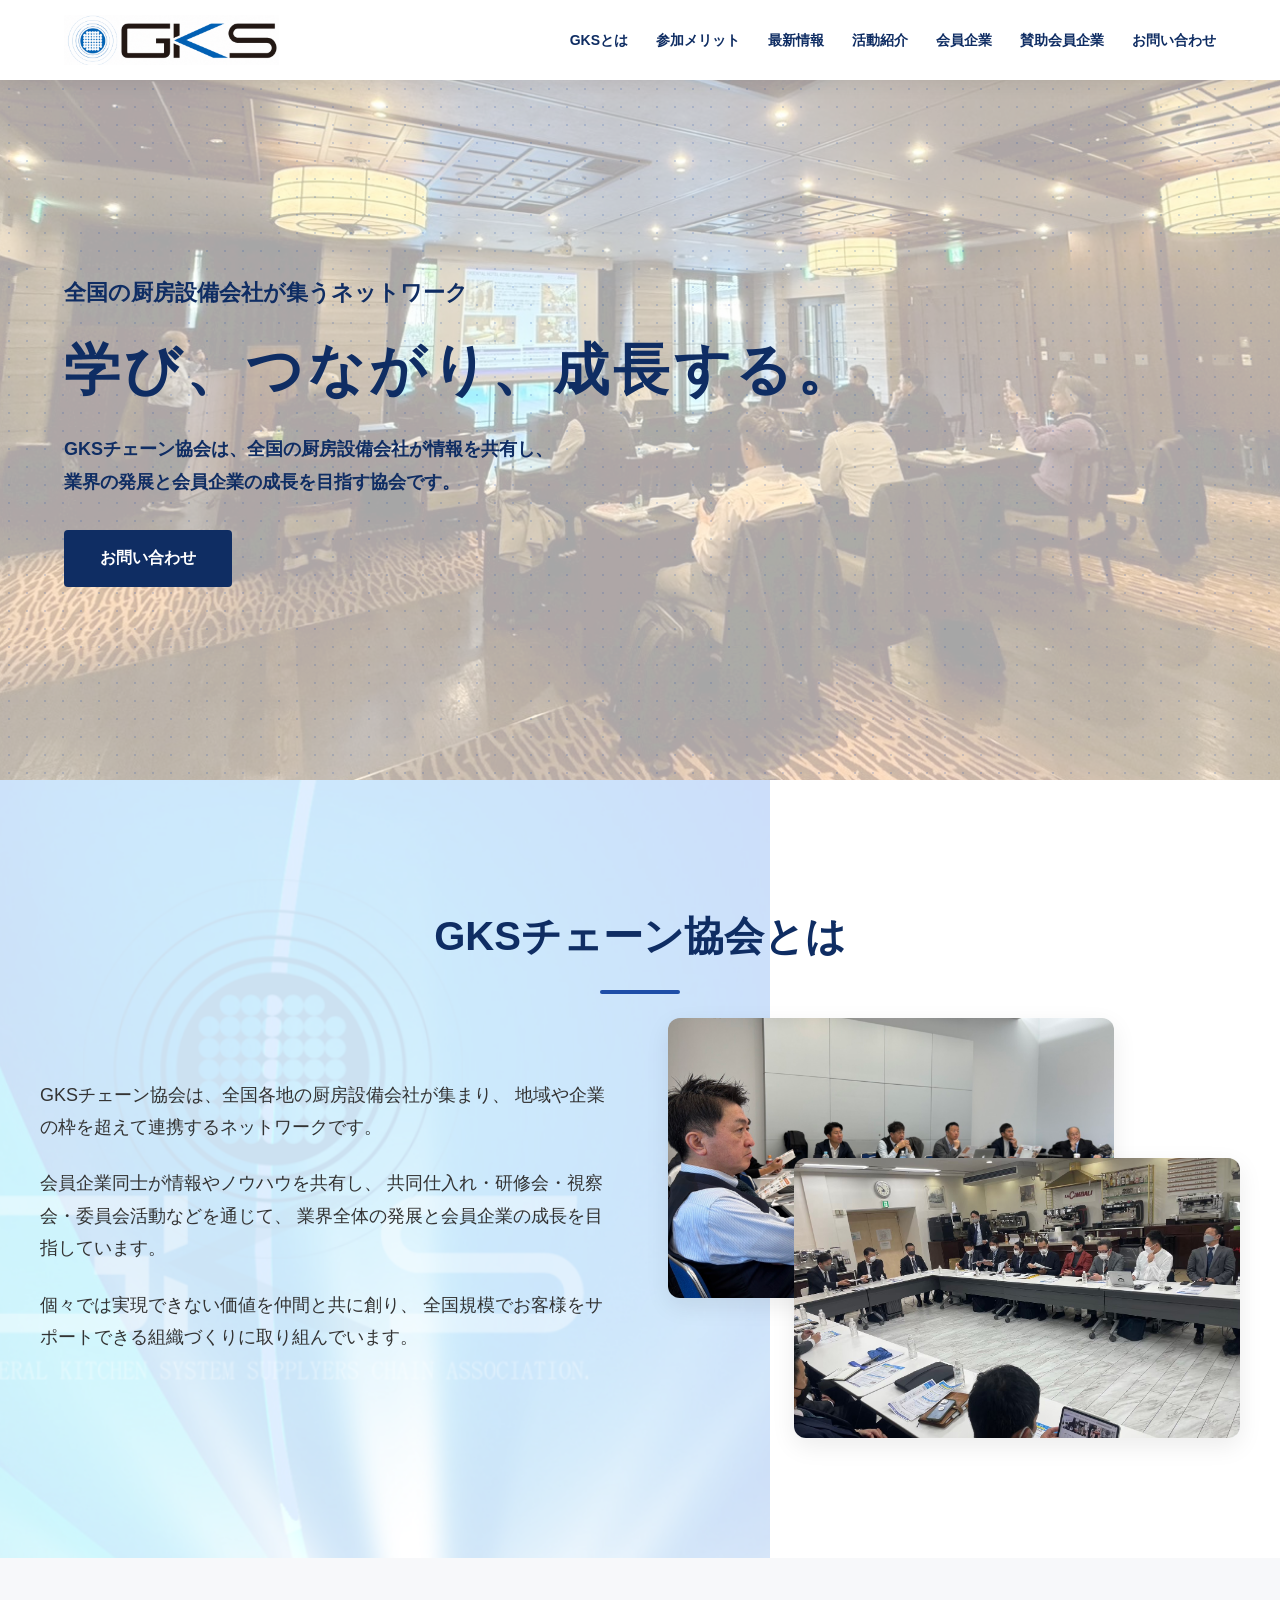
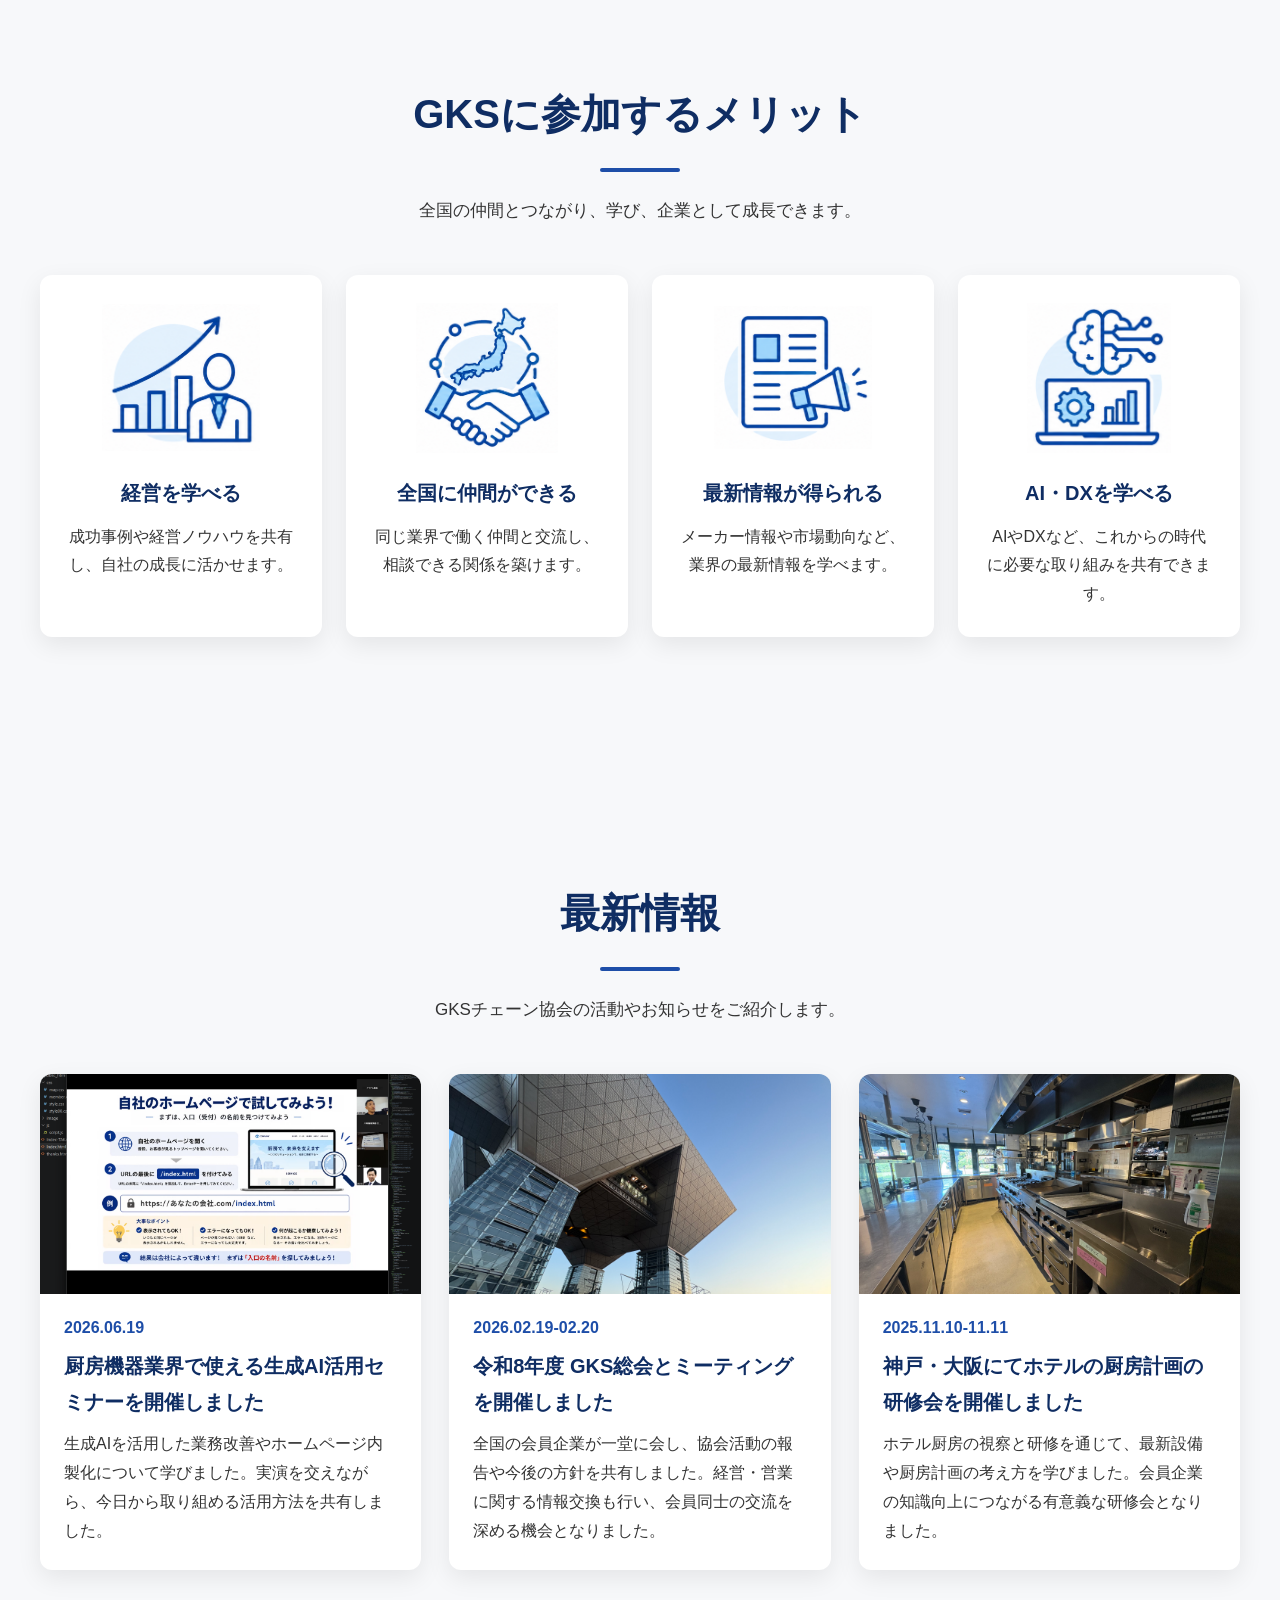
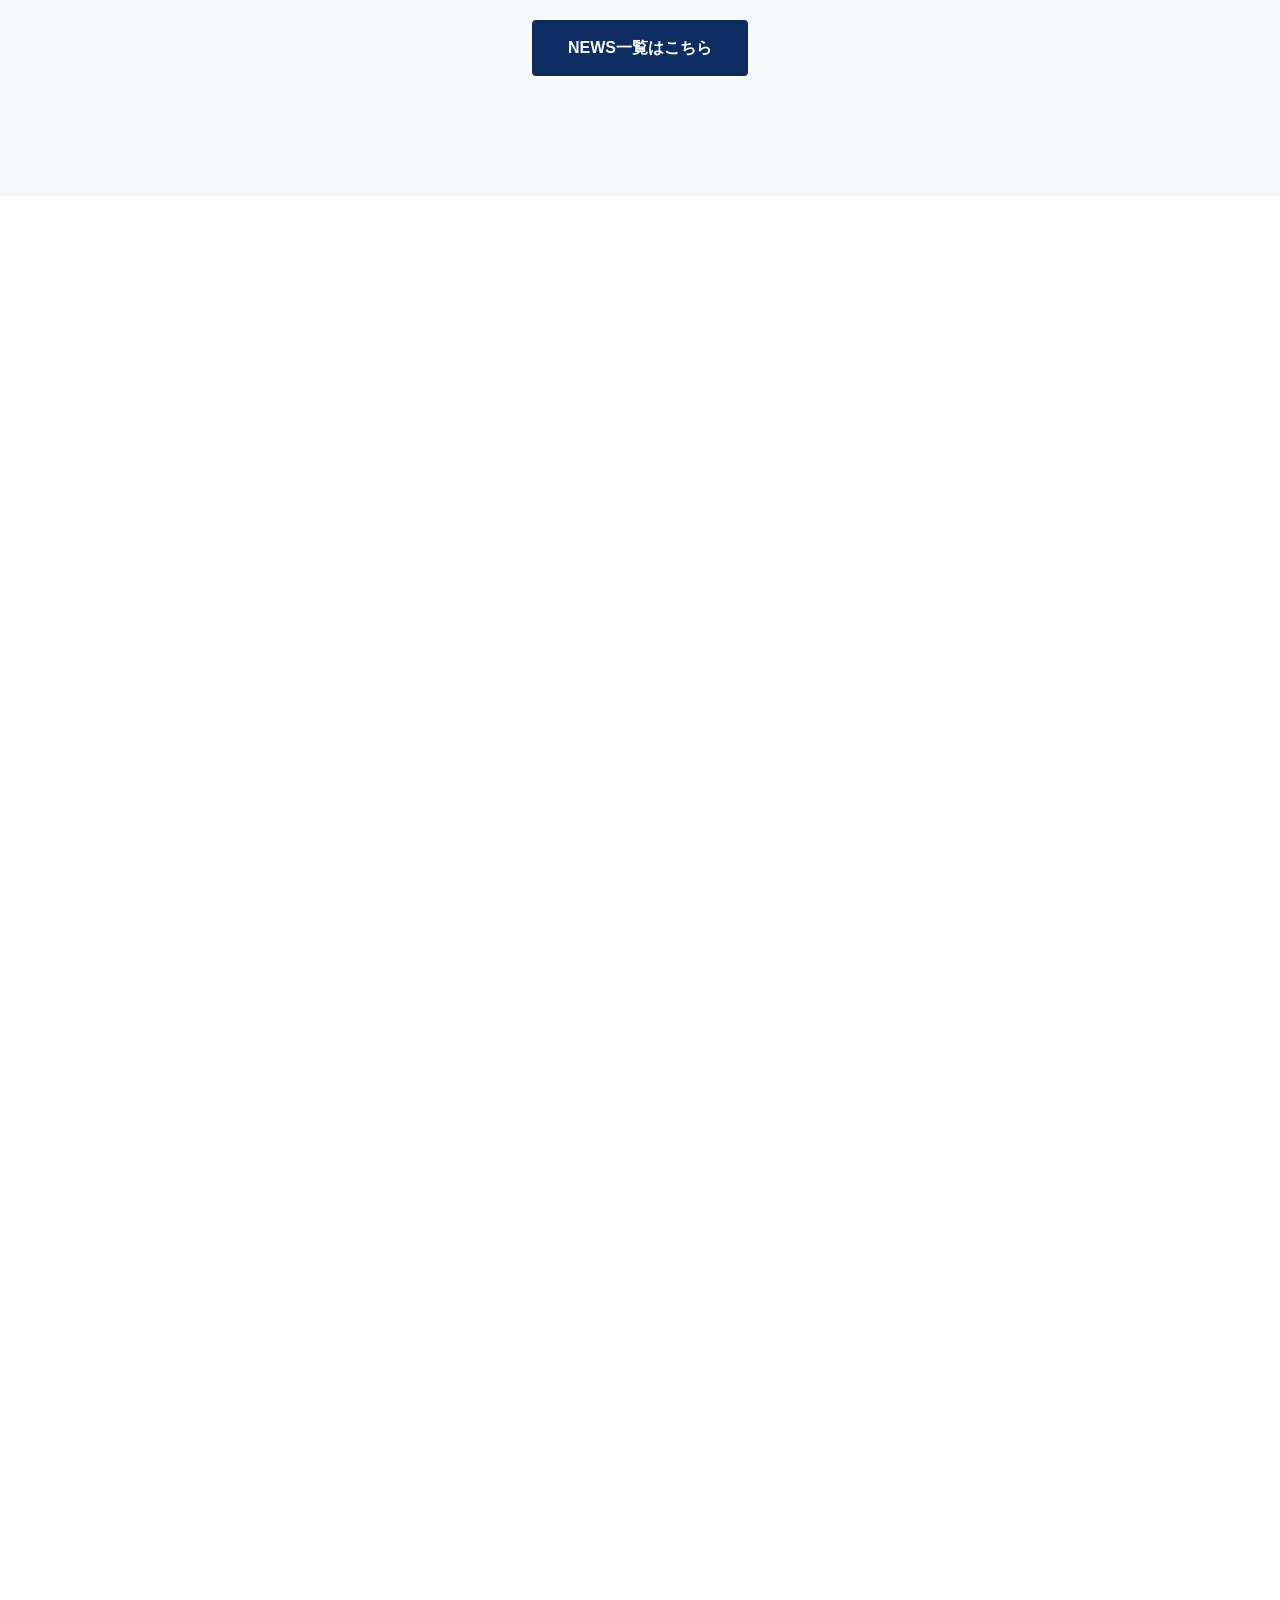
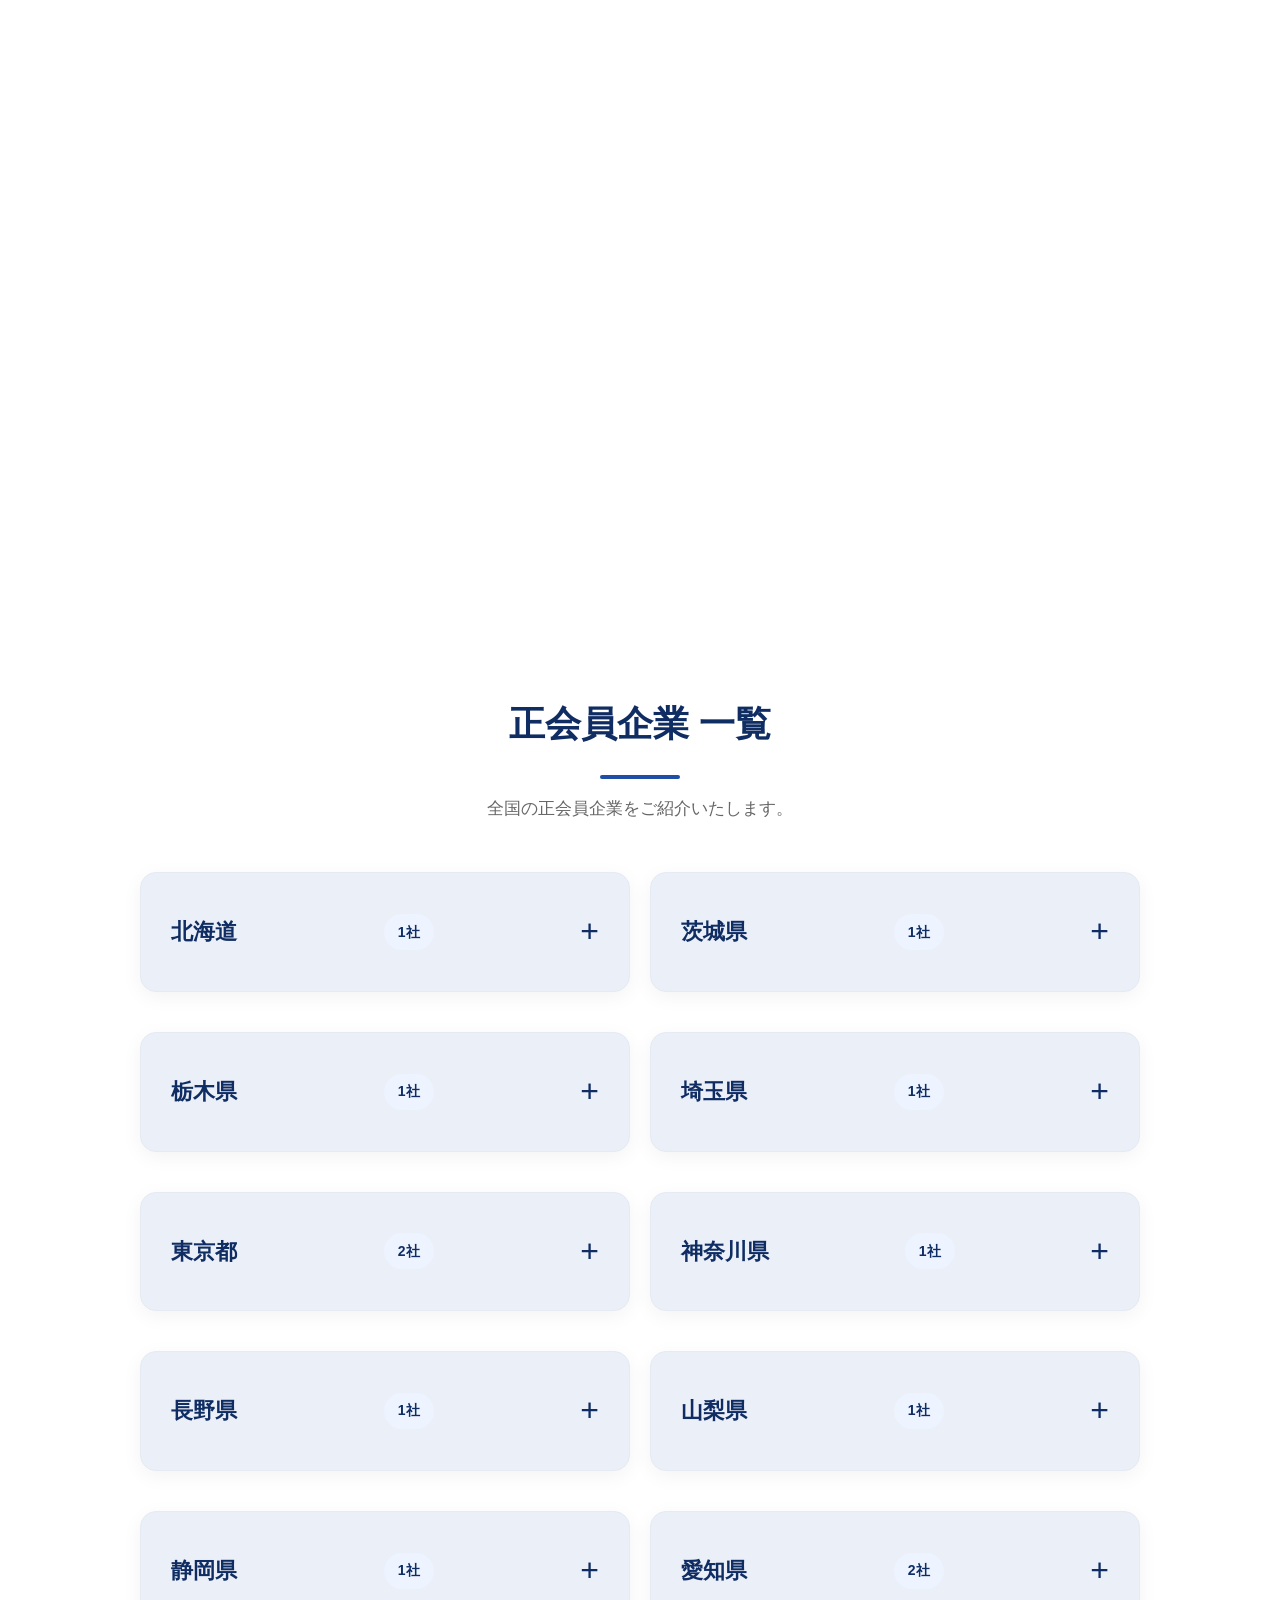
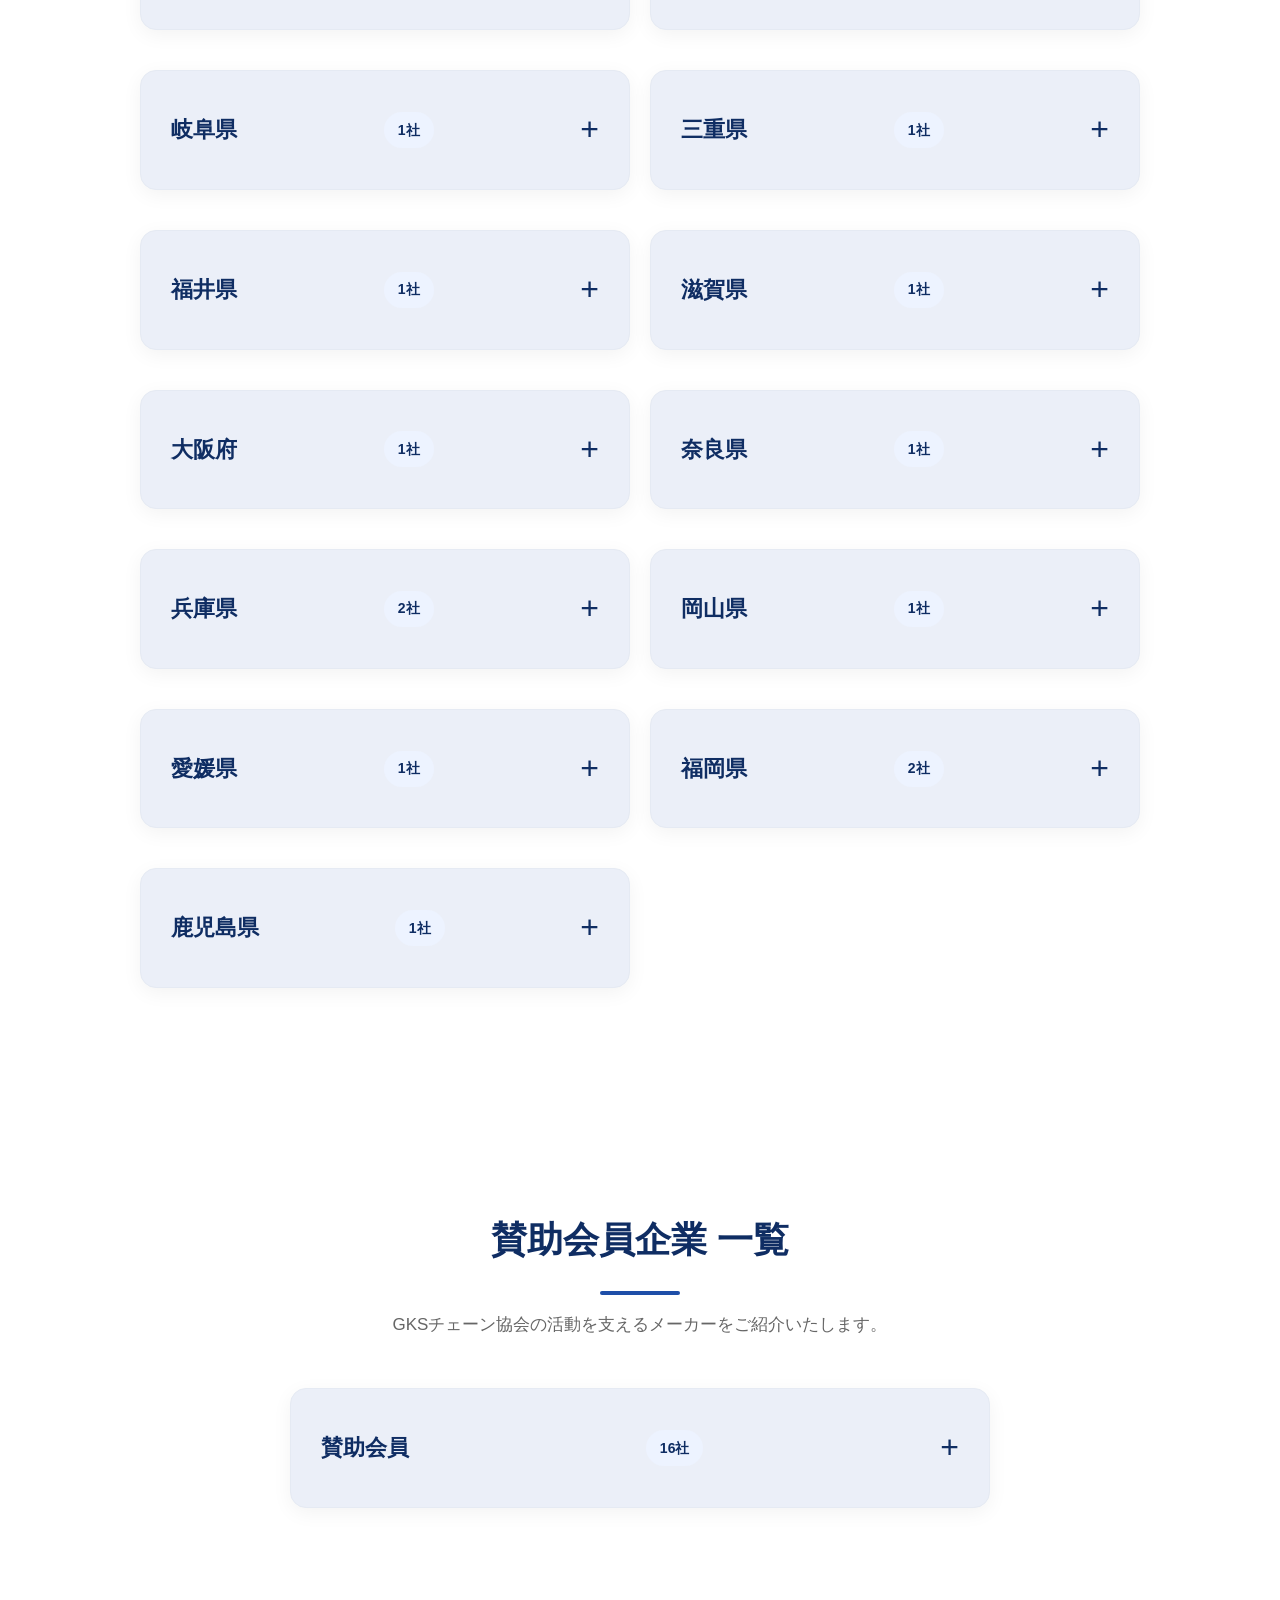
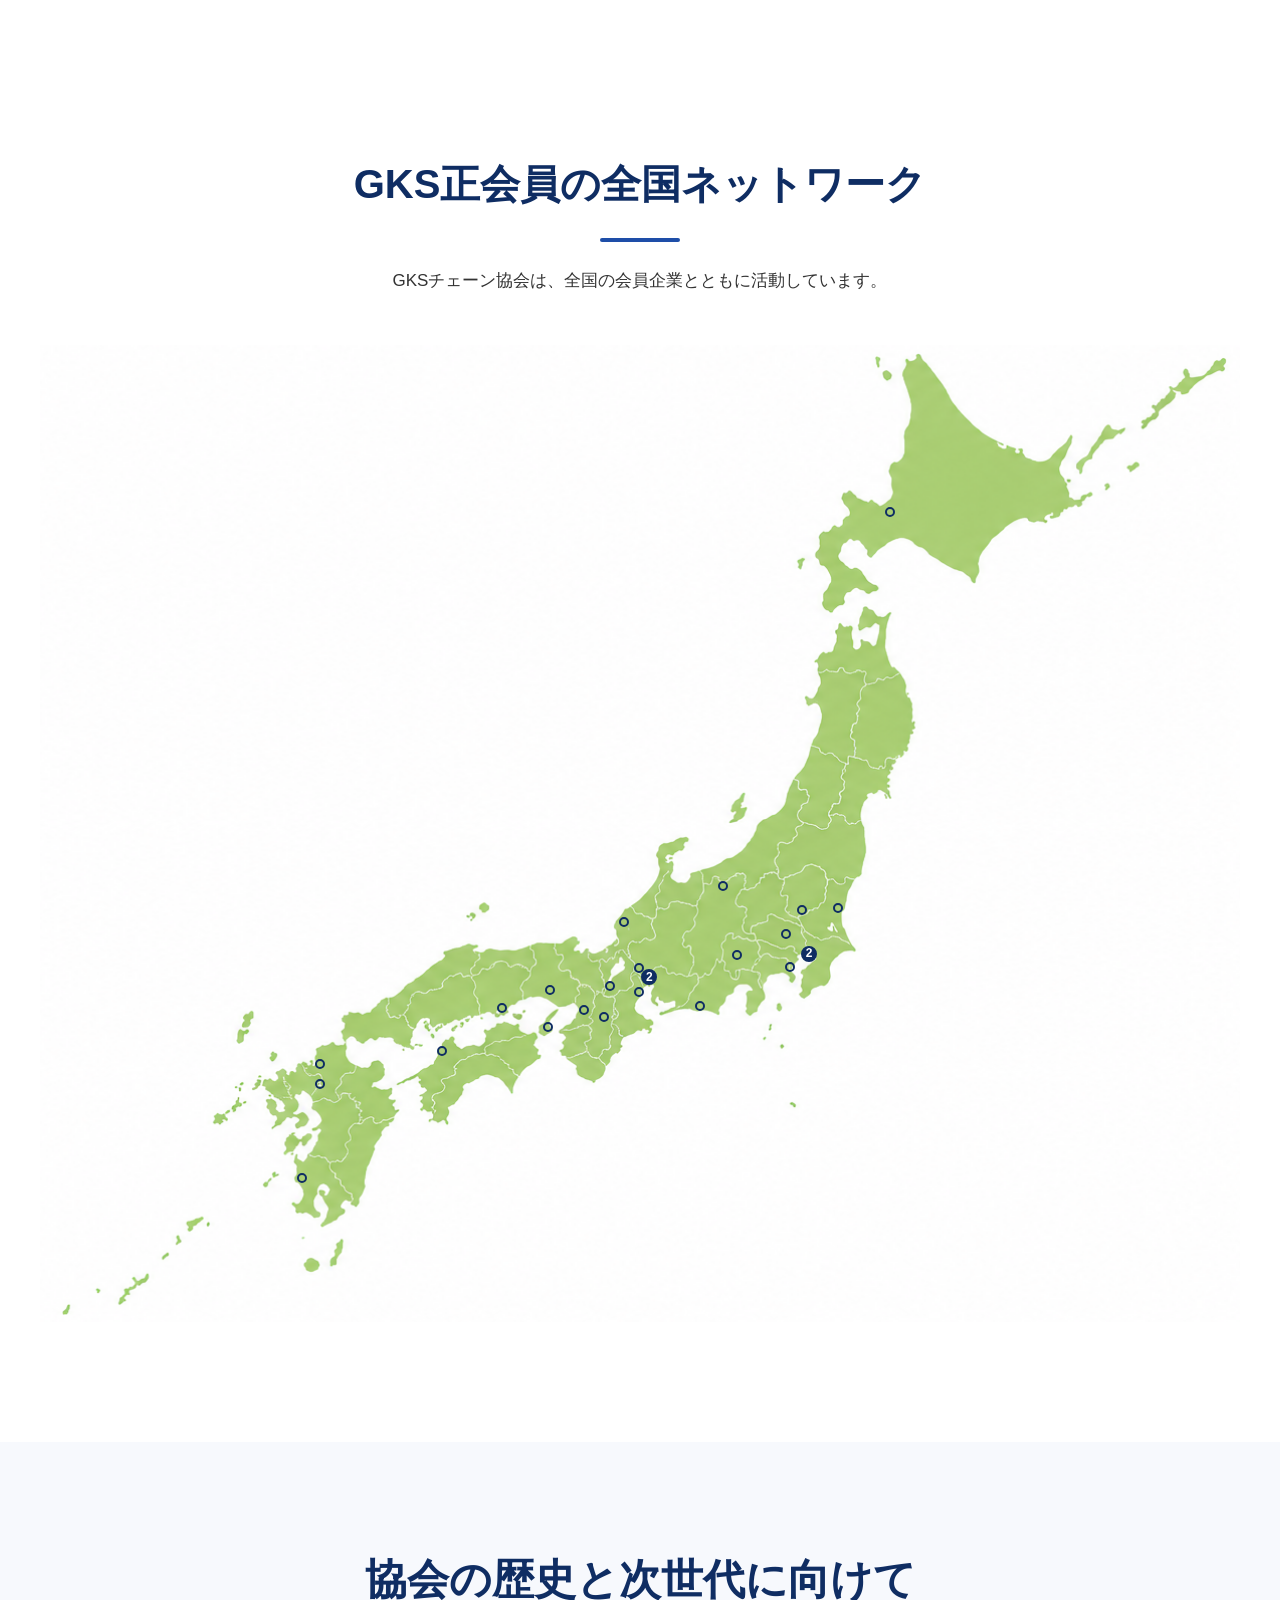
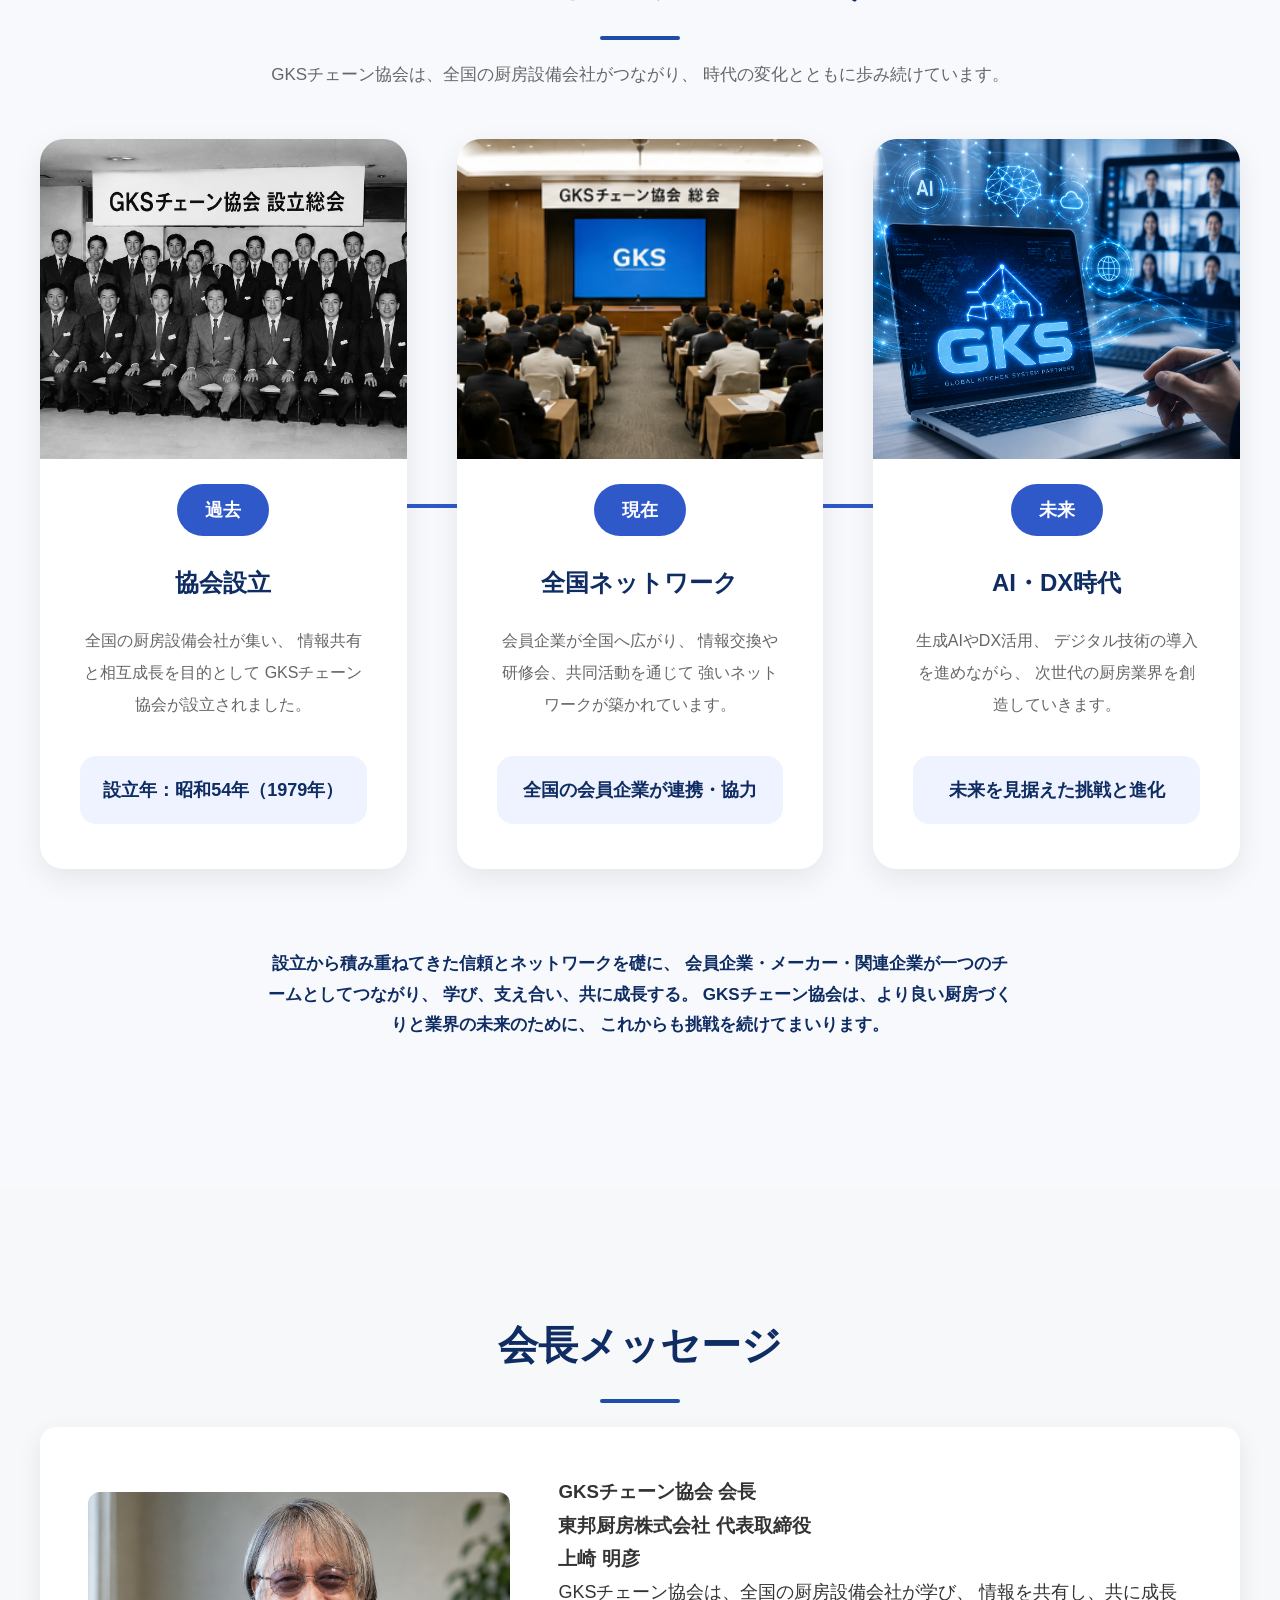
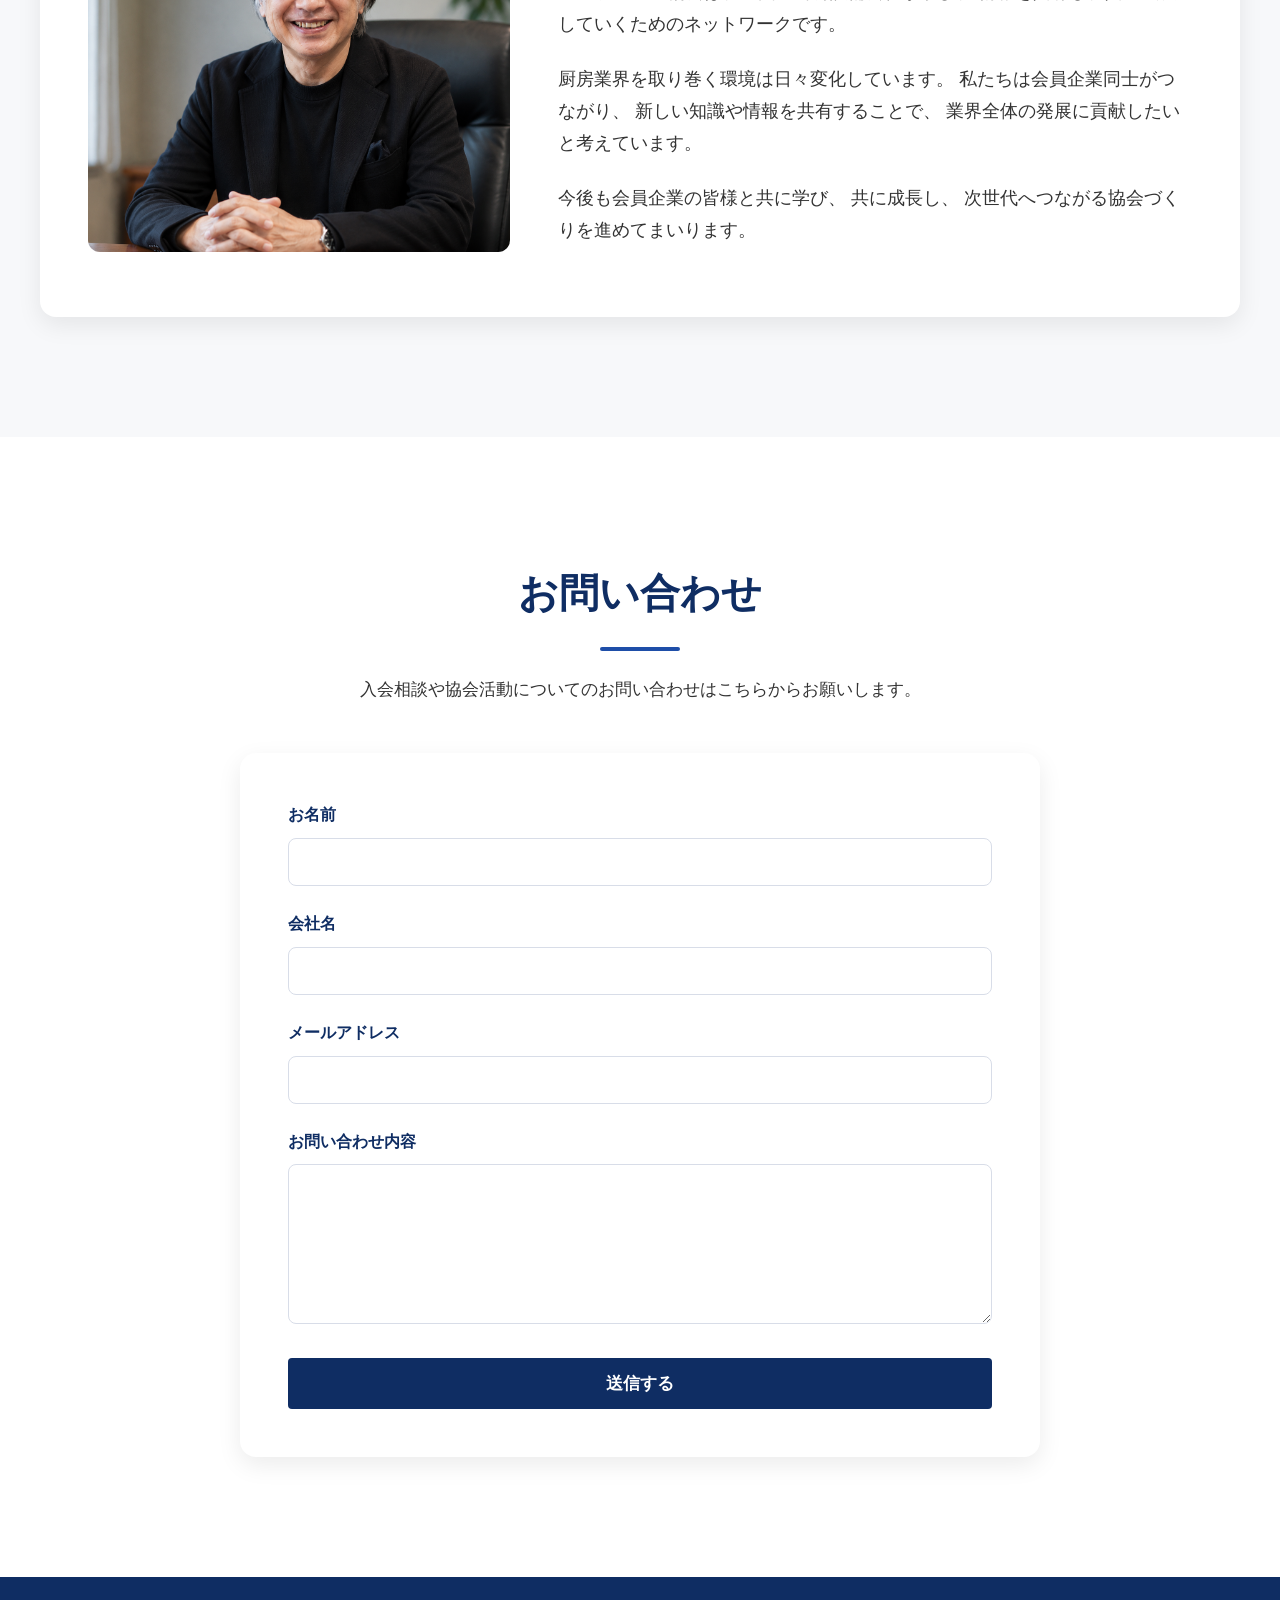
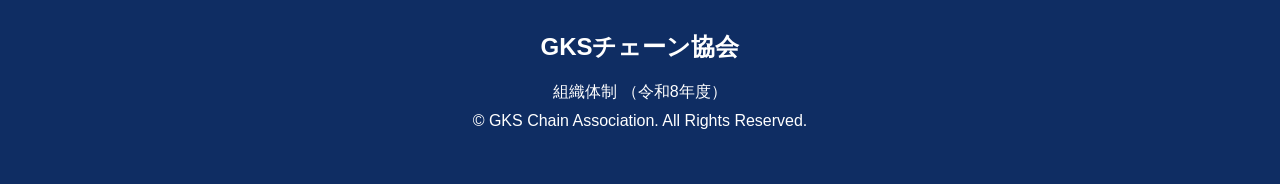
<file: docs/index.html>
<!DOCTYPE html>
<html lang="ja">

<head>
  <meta charset="UTF-8">
  <meta name="viewport" content="width=device-width, initial-scale=1.0">
  <title>GKSチェーン協会</title>
  <link rel="stylesheet" href="css/style.css">
  <link rel="stylesheet" href="css/map.css">
  <link rel="stylesheet" href="css/member.css">
</head>

<body>

  <!-- ヘッダー -->
  <header class="site-header">
    <div class="header-inner">
      <h1 class="logo">
        <a href="index.html">
          <img src="image/logo/logo.png" alt="GKSチェーン協会">
        </a>
      </h1>

      <button class="hamburger">
        <span></span>
        <span></span>
        <span></span>
      </button>

      <nav class="global-nav">
        <ul>
          <li><a href="#about">GKSとは</a></li>
          <li><a href="#merit">参加メリット</a></li>
          <li><a href="#news">最新情報</a></li>
          <li><a href="#activity">活動紹介</a></li>
          <li><a href="#member-list">会員企業</a></li>
          <li><a href="#support-member">賛助会員企業</a></li>
          <li><a href="#contact">お問い合わせ</a></li>
        </ul>
      </nav>
    </div>
  </header>

  <!-- ファーストビュー -->
  <section id="fv" class="fv">
    <div class="fv-slider">
      <img src="image/fv/fv01.jpg" alt="GKSチェーン協会の活動イメージ">
      <img src="image/fv/fv02.jpg" alt="全国の厨房設備会社が集まる様子">
      <img src="image/fv/fv03.jpg" alt="研修会や情報交換の様子">
    </div>

    <div class="fv-text">
      <p>全国の厨房設備会社が<br class="sp-only">集うネットワーク</p>
      <h2>学び、<br class="sp-only">つながり、<br class="sp-only">成長する。</h2>
      <p>
        GKSチェーン協会は、<br class="sp-only">全国の厨房設備会社が<br class="sp-only">情報を共有し、<br>
        業界の発展と会員企業の<br class="sp-only">成長を目指す協会です。
      </p>
      <a href="#contact" class="btn">お問い合わせ</a>
    </div>
  </section>



  <!-- GKSとは -->
  <section id="about" class="about fadein">
    <div class="section-inner">

      <h2>GKSチェーン協会とは</h2>

      <div class="about-content">

        <div class="about-text">

          <p>
            GKSチェーン協会は、全国各地の厨房設備会社が集まり、
            地域や企業の枠を超えて連携するネットワークです。
          </p>

          <p>
            会員企業同士が情報やノウハウを共有し、
            共同仕入れ・研修会・視察会・委員会活動などを通じて、
            業界全体の発展と会員企業の成長を目指しています。
          </p>

          <p>
            個々では実現できない価値を仲間と共に創り、
            全国規模でお客様をサポートできる組織づくりに取り組んでいます。
          </p>

        </div>

        <div class="about-images">
          <img src="image/about/about01.jpg" alt="GKSチェーン協会の集合写真">
          <img src="image/about/about02.jpg" alt="GKS会員企業の交流会">
        </div>

      </div>

    </div>
  </section>



  <!-- 参加メリット -->
  <section id="merit" class="merit fadein">
    <div class="section-inner">
      <h2>GKSに参加するメリット</h2>
      <p>全国の仲間とつながり、学び、企業として成長できます。</p>

      <div class="merit-list">
        <article class="merit-item">
          <img src="image/merit/merit01.png" alt="経営を学べる">
          <h3>経営を学べる</h3>
          <p>成功事例や経営ノウハウを共有し、自社の成長に活かせます。</p>
        </article>

        <article class="merit-item">
          <img src="image/merit/merit02.png" alt="全国に仲間ができる">
          <h3>全国に仲間ができる</h3>
          <p>同じ業界で働く仲間と交流し、相談できる関係を築けます。</p>
        </article>

        <article class="merit-item">
          <img src="image/merit/merit03.png" alt="最新情報が得られる">
          <h3>最新情報が得られる</h3>
          <p>メーカー情報や市場動向など、業界の最新情報を学べます。</p>
        </article>

        <article class="merit-item">
          <img src="image/merit/merit04.png" alt="AI・DXを学べる">
          <h3>AI・DXを学べる</h3>
          <p>AIやDXなど、これからの時代に必要な取り組みを共有できます。</p>
        </article>
      </div>
    </div>
  </section>


  <!-- 最新情報 -->
  <section id="news" class="news fadein">
    <div class="section-inner">
      <h2>最新情報</h2>
      <p>GKSチェーン協会の活動やお知らせをご紹介します。</p>

      <div class="news-list">
        <article class="news-item">
          <img src="image/news/news01.png" alt="AIセミナー開催のお知らせ">
          <time datetime="2026-06-19">2026.06.19</time>
          <h3>厨房機器業界で使える生成AI活用セミナーを開催しました</h3>
          <p>生成AIを活用した業務改善やホームページ内製化について学びました。実演を交えながら、今日から取り組める活用方法を共有しました。</p>
        </article>

        <article class="news-item">
          <img src="image/news/news02.jpg" alt="総会・ミーティング">
          <time datetime="2026-02-20">2026.02.19-02.20</time>
          <h3>令和8年度 GKS総会とミーティングを開催しました</h3>
          <p>全国の会員企業が一堂に会し、協会活動の報告や今後の方針を共有しました。経営・営業に関する情報交換も行い、会員同士の交流を深める機会となりました。</p>
        </article>

        <article class="news-item">
          <img src="image/news/news03.jpg" alt="ホテルの厨房計画の研修会">
          <time datetime="2025-11-11">2025.11.10-11.11</time>
          <h3>神戸・大阪にてホテルの厨房計画の研修会を開催しました</h3>
          <p>ホテル厨房の視察と研修を通じて、最新設備や厨房計画の考え方を学びました。会員企業の知識向上につながる有意義な研修会となりました。</p>
        </article>
      </div>

      <div class="news-button">
        <a href="news.html" class="btn">
          NEWS一覧はこちら
        </a>
      </div>

    </div>
  </section>



  <!-- 活動紹介 -->
  <section id="activity" class="activity fadein">
    <div class="section-inner">
      <h2>活動紹介</h2>
      <p>GKSチェーン協会では、年間を通じてさまざまな活動を行っています。</p>

      <div class="activity-list">
        <article><img src="image/activity/activity01.png" alt="総会">
          <h3>総会</h3>
        </article>
        <article><img src="image/activity/activity02.jpg" alt="ミーティング">
          <h3>ミーティング</h3>
        </article>
        <article><img src="image/activity/activity03.jpg" alt="研修会">
          <h3>研修会</h3>
        </article>
        <article><img src="image/activity/activity04.jpg" alt="工場見学">
          <h3>工場見学</h3>
        </article>
        <article><img src="image/activity/activity05.png" alt="各種セミナー">
          <h3>各種セミナー</h3>
        </article>
        <article><img src="image/activity/activity06.jpg" alt="会員企業勉強会">
          <h3>会員企業間 勉強会</h3>
        </article>
        <article><img src="image/activity/activity07.jpg" alt="メーカー勉強会">
          <h3>メーカー勉強会</h3>
        </article>
        <article><img src="image/activity/activity08.jpg" alt="懇親会">
          <h3>懇親会</h3>
        </article>
      </div>
    </div>
  </section>

  <!-- 会員企業 -->
  <section id="member" class="member fadein">
    <div class="section-inner">

      <h2>全国をつなぐGKSネットワーク</h2>

      <a href="#member-list" class="member-block">
        <img src="image/member/member01.png" alt="全国の正会員企業">
        <h3>正会員企業</h3>
        <p>全国の厨房設備会社・厨房機器販売会社が参加しています。</p>
      </a>

      <a href="#support-member" class="member-block">
        <img src="image/member/supporter01.png" alt="賛助会員企業">
        <h3>賛助会員企業</h3>
        <p>厨房機器メーカーが協会活動を支えています。</p>
      </a>

      <p class="network-lead">
        全国の正会員企業と賛助会員企業が連携し、情報共有・研修会・共同活動を通じて業界の発展に取り組んでいます。
        会員企業同士が知識や経験を共有し、メーカー各社とも協力することで、個社では実現できない価値を創出。
        地域を越えたつながりを活かしながら、お客様へより良い厨房づくりとサービスを提供できるネットワークを築いています。
      </p>

    </div>
  </section>


  <!-- 正会員企業一覧 -->
  <section id="member-list" class="member-list-section fadein">

    <div class="section-inner">

      <h2>正会員企業 一覧</h2>

      <p class="section-lead">
        全国の正会員企業をご紹介いたします。
      </p>

      <div class="prefecture-list">

        <!-- 北海道 -->
        <details class="prefecture-item">
          <summary>北海道 <span>1社</span></summary>

          <div class="member-list">

            <article class="member-company">
              <h3>株式会社 大橋冷機 (ちゅう房専科)</h3>

              <p class="president">
                代表取締役社長　塚本 教博
              </p>

              <p class="address">
                〒064-0915
                北海道札幌市中央区南15条西6丁目2番1号
              </p>

              <p class="tel">
                TEL 011-531-2900
              </p>

              <p class="fax">
                FAX 011-531-2167
              </p>

              <a href="https://chubousenka.com/" target="_blank">
                ホームページを見る
              </a>
            </article>

          </div>
        </details>

        <!-- 茨城県 -->
        <details class="prefecture-item">
          <summary>茨城県 <span>1社</span></summary>

          <div class="member-list">

            <article class="member-company">
              <h3>東邦厨房 株式会社</h3>

              <p class="president">
                代表取締役　上崎 明彦
              </p>

              <p class="address">
                〒310-0844
                茨城県水戸市住吉町204-6
              </p>

              <p class="tel">
                TEL 029-247-4613
              </p>

              <p class="fax">
                FAX 029-247-2705
              </p>

              <a href="#" target="_blank">
                ホームページを見る
              </a>
            </article>

          </div>
        </details>

        <!-- 栃木県 -->
        <details class="prefecture-item">
          <summary>栃木県 <span>1社</span></summary>

          <div class="member-list">

            <article class="member-company">
              <h3>株式会社 兵藤製作所 (キッチンヒョードー)</h3>

              <p class="president">
                代表取締役　兵藤 道雄
              </p>

              <p class="address">
                〒323-0829
                栃木県小山市東城南2-4-4
              </p>

              <p class="tel">
                TEL 0285-27-5711
              </p>

              <p class="fax">
                FAX 0285-28-1811
              </p>

              <a href="https://k-hyodo.co.jp/index.html" target="_blank">
                ホームページを見る
              </a>
            </article>

          </div>
        </details>

        <!-- 埼玉県 -->
        <details class="prefecture-item">
          <summary>埼玉県 <span>1社</span></summary>

          <div class="member-list">

            <article class="member-company">
              <h3>株式会社 丸虹食品設備</h3>

              <p class="president">
                代表取締役　和田 卓也
              </p>

              <p class="address">
                〒350-0856
                埼玉県川越市問屋町9-2 協同組合ペンタウン内
              </p>

              <p class="tel">
                TEL 049-222-3017
              </p>

              <p class="fax">
                FAX 049-225-5372
              </p>

              <a href="https://marubeni-ss.com/" target="_blank">
                ホームページを見る
              </a>
            </article>

          </div>
        </details>

        <!-- 東京都 -->
        <details class="prefecture-item">
          <summary>東京都 <span>2社</span></summary>

          <div class="member-list">

            <article class="member-company">
              <h3>NRTシステム 株式会社</h3>

              <p class="president">
                代表取締役　畑 治
              </p>

              <p class="address">
                〒134-0088
                東京都江戸川区西葛西5-4-6
              </p>

              <p class="tel">
                TEL 03-3804-2808
              </p>

              <p class="fax">
                FAX 03-3804-1808
              </p>

              <a href="https://www.nrt.co.jp/" target="_blank">
                ホームページを見る
              </a>
            </article>


            <article class="member-company">
              <h3>フレックスワークス株式会社</h3>

              <p class="president">
                代表取締役　鎌形 純
              </p>

              <p class="address">
                〒114-0013
                東京都北区東田端2-1-10　豊田ビル103
              </p>

              <a href="https://flex-works.co.jp/" target="_blank">
                ホームページを見る
              </a>
            </article>


          </div>
        </details>

        <!-- 神奈川県 -->
        <details class="prefecture-item">
          <summary>神奈川県 <span>1社</span></summary>

          <div class="member-list">

            <article class="member-company">
              <h3>株式会社 三栄コーポレーションリミテッド</h3>

              <p class="president">
                代表取締役　深澤 久
              </p>

              <p class="address">
                〒221-0832
                神奈川県横浜市神奈川区桐畑8番地3
              </p>

              <p class="tel">
                TEL 045-620-3373
              </p>

              <p class="fax">
                FAX 045-620-3681
              </p>

              <a href="https://san-ei-ltd.co.jp/" target="_blank">
                ホームページを見る
              </a>
            </article>

          </div>
        </details>

        <!-- 長野県 -->
        <details class="prefecture-item">
          <summary>長野県 <span>1社</span></summary>

          <div class="member-list">
            <article class="member-company">
              <h3>テクノ・フードシステム 株式会社</h3>

              <p class="president">
                代表取締役　大前 辰彦
              </p>

              <p class="address">
                〒381-0033
                長野県長野市南高田2-11-104
              </p>

              <p class="tel">TEL 026-244-8540</p>
              <p class="fax">FAX 026-244-8556</p>

              <a href="https://www.technofood.co.jp/" target="_blank">
                ホームページを見る
              </a>
            </article>
          </div>
        </details>

        <!-- 山梨県 -->
        <details class="prefecture-item">
          <summary>山梨県 <span>1社</span></summary>

          <div class="member-list">
            <article class="member-company">
              <h3>株式会社 トーレイ</h3>

              <p class="president">
                代表取締役　早川 徳仁
              </p>

              <p class="address">
                〒400-8044
                山梨県甲府市中町5-1
              </p>

              <p class="tel">TEL 055-242-0630</p>
              <p class="fax">FAX 055-242-0631</p>

              <a href="http://www.to-rei.co.jp/" target="_blank">
                ホームページを見る
              </a>
            </article>
          </div>
        </details>

        <!-- 静岡県 -->
        <details class="prefecture-item">
          <summary>静岡県 <span>1社</span></summary>

          <div class="member-list">
            <article class="member-company">
              <h3>マルゼン厨房 株式会社</h3>

              <p class="president">
                代表取締役社長　小栗 豊人
              </p>

              <p class="address">
                〒430-0912
                静岡県浜松市中央区茄子町354-6
              </p>

              <p class="tel">TEL 053-464-2277</p>
              <p class="fax">FAX 053-464-2003</p>

              <a href="http://www.maruzen-chuki.co.jp/" target="_blank">
                ホームページを見る
              </a>
            </article>
          </div>
        </details>

        <!-- 愛知県 -->
        <details class="prefecture-item">
          <summary>愛知県 <span>2社</span></summary>

          <div class="member-list">

            <article class="member-company">
              <h3>三岳工業株式会社</h3>

              <p class="president">
                代表取締役　松浦 圭
              </p>

              <p class="address">
                〒452-0962
                愛知県清須市春日白弓103
              </p>

              <p class="tel">TEL 052-401-2681</p>
              <p class="fax">FAX 052-401-2870</p>

              <a href="https://www.mitakekogyo.co.jp/" target="_blank">
                ホームページを見る
              </a>
            </article>

            <article class="member-company">
              <h3>アルコ株式会社</h3>

              <p class="president">
                代表取締役　水野 喜政
              </p>

              <p class="address">
                〒482-0011
                愛知県岩倉市昭和町1-1
              </p>

              <p class="tel">TEL 0587-22-5180</p>
              <p class="fax">FAX 0587-22-5181</p>

              <a href="https://www.fbc-arco.co.jp/" target="_blank">
                ホームページを見る
              </a>
            </article>

          </div>
        </details>

        <!-- 岐阜県 -->
        <details class="prefecture-item">
          <summary>岐阜県 <span>1社</span></summary>

          <div class="member-list">
            <article class="member-company">
              <h3>株式会社 セイコー</h3>

              <p class="president">
                代表取締役　住谷 哲
              </p>

              <p class="address">
                〒501-0111
                岐阜県岐阜市鏡島2004番6
              </p>

              <p class="tel">TEL 058-201-3353</p>
              <p class="fax">FAX 058-201-3354</p>

              <a href="http://www.seikoh.info/" target="_blank">
                ホームページを見る
              </a>
            </article>
          </div>
        </details>

        <!-- 三重県 -->
        <details class="prefecture-item">
          <summary>三重県 <span>1社</span></summary>

          <div class="member-list">
            <article class="member-company">
              <h3>スズカン株式会社</h3>

              <p class="president">
                代表取締役　若林 弘樹
              </p>

              <p class="address">
                〒510-0072
                三重県四日市市九の城町5-8
              </p>

              <p class="tel">TEL 0593-51-5131</p>
              <p class="fax">FAX 0593-51-5112</p>

              <a href="https://suzukan.co.jp/" target="_blank">
                ホームページを見る
              </a>
            </article>
          </div>
        </details>

        <!-- 福井県 -->
        <details class="prefecture-item">
          <summary>福井県 <span>1社</span></summary>

          <div class="member-list">
            <article class="member-company">
              <h3>株式会社 ラボー</h3>

              <p class="president">
                代表取締役　黒田 真弘
              </p>

              <p class="address">
                〒918-8054
                福井県福井市加茂河原町20-17-2
              </p>

              <p class="tel">TEL 0776-33-1000</p>
              <p class="fax">FAX 0776-33-2000</p>

              <a href="https://ravo.co.jp/" target="_blank">
                ホームページを見る
              </a>
            </article>
          </div>
        </details>


        <!-- 滋賀県 -->
        <details class="prefecture-item">
          <summary>滋賀県 <span>1社</span></summary>

          <div class="member-list">
            <article class="member-company">
              <h3>大洋厨房株式会社</h3>

              <p class="president">
                代表取締役　西村 均
              </p>

              <p class="address">
                〒520-0812
                滋賀県大津市木下町18番8号 ベラビスタ膳所2階
              </p>

              <p class="tel">TEL 077-524-2857</p>
              <p class="fax">FAX 077-524-2823</p>

              <a href="https://www.taiyocook.co.jp/" target="_blank">
                ホームページを見る
              </a>
            </article>
          </div>
        </details>

        <!-- 大阪府 -->
        <details class="prefecture-item">
          <summary>大阪府 <span>1社</span></summary>

          <div class="member-list">
            <article class="member-company">
              <h3>三和厨房株式会社</h3>

              <p class="president">
                代表取締役　中野 圭二
              </p>

              <p class="address">
                〒581-0014
                大阪府八尾市中田4-153
              </p>

              <p class="tel">TEL 072-993-7770</p>
              <p class="fax">FAX 072-993-7749</p>

              <a href="https://www.sanwa-chubo.com/" target="_blank">
                ホームページを見る
              </a>
            </article>
          </div>
        </details>

        <!-- 奈良県 -->
        <details class="prefecture-item">
          <summary>奈良県 <span>1社</span></summary>

          <div class="member-list">
            <article class="member-company">
              <h3>ダイヤコスモ株式会社 (エルゴキッチン)</h3>

              <p class="president">
                代表取締役　佐治 知洋
              </p>

              <p class="address">
                〒633-0048
                奈良県桜井市生田1003番地
              </p>

              <p class="tel">TEL 0744-45-3977</p>
              <p class="fax">FAX 0744-45-3973</p>

              <a href="http://www.daiyacosmo.com/" target="_blank">
                ホームページを見る
              </a>
            </article>
          </div>
        </details>

        <!-- 兵庫県 -->
        <details class="prefecture-item">
          <summary>兵庫県 <span>2社</span></summary>

          <div class="member-list">

            <article class="member-company">
              <h3>株式会社 アイナス</h3>

              <p class="president">
                代表取締役　大内 哲
              </p>

              <p class="address">
                〒656-0003
                兵庫県洲本市中川原町三木田729-4
              </p>

              <p class="tel">TEL 0799-28-1112</p>
              <p class="fax">FAX 0799-28-1096</p>

              <a href="https://ainas.co.jp/" target="_blank">
                ホームページを見る
              </a>
            </article>

            <article class="member-company">
              <h3>株式会社 ライズアップ (プロ厨房ヒット)</h3>

              <p class="president">
                代表取締役　高見 昌也
              </p>

              <p class="address">
                〒679-0107
                兵庫県加西市玉野町1156-152
              </p>

              <p class="tel">TEL 0790-47-2256</p>
              <p class="fax">FAX 0790-47-2257</p>

              <a href="https://rise-up.net/" target="_blank">
                ホームページを見る
              </a>
            </article>

          </div>
        </details>

        <!-- 岡山県 -->
        <details class="prefecture-item">
          <summary>岡山県 <span>1社</span></summary>

          <div class="member-list">
            <article class="member-company">
              <h3>株式会社 福井厨房</h3>

              <p class="president">
                代表取締役　福井 正佳
              </p>

              <p class="address">
                〒700-0953
                岡山県岡山市南区西市263-1
              </p>

              <p class="tel">TEL 086-241-9551</p>
              <p class="fax">FAX 086-241-2792</p>

              <a href="https://www.fukui-chubou.co.jp/" target="_blank">
                ホームページを見る
              </a>
            </article>
          </div>
        </details>

        <!-- 愛媛県 -->
        <details class="prefecture-item">
          <summary>愛媛県 <span>1社</span></summary>

          <div class="member-list">
            <article class="member-company">
              <h3>有限会社 厨房のウエマツ</h3>

              <p class="president">
                代表取締役　上松 久志
              </p>

              <p class="address">
                〒791-8017
                愛媛県松山市西長戸町600
              </p>

              <p class="tel">TEL 089-924-5327</p>
              <p class="fax">FAX 089-924-5342</p>

              <a href="https://chubo-uematsu.jp/" target="_blank">
                ホームページを見る
              </a>
            </article>
          </div>
        </details>

        <!-- 福岡県 -->
        <details class="prefecture-item">
          <summary>福岡県 <span>2社</span></summary>

          <div class="member-list">

            <article class="member-company">
              <h3>エムケー厨房株式会社</h3>

              <p class="president">
                代表取締役　木谷 義秀
              </p>

              <p class="address">
                〒816-0901
                福岡県大野城市乙金東3丁目4番20号
              </p>

              <p class="tel">TEL 092-504-2270</p>
              <p class="fax">FAX 092-503-5777</p>

              <a href="https://mkc-gr.co.jp/" target="_blank">
                ホームページを見る
              </a>
            </article>

            <article class="member-company">
              <h3>伊藤産業株式会社 (厨房のイトー)</h3>

              <p class="president">
                代表取締役　伊藤 晴暉
              </p>

              <p class="address">
                〒830-0048
                福岡県久留米市梅満町74-1
              </p>

              <p class="tel">TEL 0942-32-4595</p>
              <p class="fax">FAX 0942-32-5116</p>

              <a href="https://www.ito-sk.co.jp/kanei/" target="_blank">
                ホームページを見る
              </a>
            </article>

          </div>
        </details>


        <!-- 鹿児島県 -->
        <details class="prefecture-item">
          <summary>鹿児島県 <span>1社</span></summary>

          <div class="member-list">
            <article class="member-company">
              <h3>株式会社 川内厨房食器</h3>

              <p class="president">
                代表取締役　三角 文孝
              </p>

              <p class="address">
                〒895-0074
                鹿児島県薩摩川内市原田町18番21号
              </p>

              <p class="tel">TEL 0996-22-5664</p>
              <p class="fax">FAX 0996-23-0151</p>

              <a href="https://senchubo.co.jp/index.htm" target="_blank">
                ホームページを見る
              </a>
            </article>
          </div>
        </details>

      </div>

    </div>

  </section>


  <!-- 賛助会員企業一覧 -->
  <section id="support-member" class="member-list-section support-member fadein">
    <div class="section-inner">

      <h2>賛助会員企業 一覧</h2>

      <p class="section-lead">
        GKSチェーン協会の活動を支えるメーカーをご紹介いたします。
      </p>

      <div class="prefecture-list">

        <!-- メーカー -->
        <details class="prefecture-item">

          <summary>
            賛助会員
            <span>16社</span>
          </summary>

          <div class="member-list">

            <article class="member-company">
              <h3>エイシン電機株式会社</h3>
              <p class="president">代表取締役社長　柴﨑 栄二</p>
              <p class="address">〒240-0003 神奈川県横浜市保土ヶ谷区天王町2-39-3</p>
              <a href="https://www.eishin-esdk.co.jp/" target="_blank">WEBサイトを見る</a>
            </article>

            <article class="member-company">
              <h3>フクシマガリレイ株式会社</h3>
              <p class="president">代表取締役社長　福島 豪</p>
              <p class="address">〒555-0011 大阪府大阪市西淀川区竹島2-6-18</p>
              <a href="https://www.galilei.co.jp/" target="_blank">WEBサイトを見る</a>
            </article>

            <article class="member-company">
              <h3>パナソニック産機システムズ株式会社</h3>
              <p class="president">代表取締役 左近 貞治</p>
              <p class="address">〒131-0045 東京都墨田区押上1-1-2</p>
              <a href="#" target="_blank">WEBサイトを見る</a>
            </article>

            <article class="member-company">
              <h3>株式会社 コメットカトウ</h3>
              <p class="president">代表取締役社長　加藤 勇樹</p>
              <p class="address">〒495-8517 愛知県稲沢市祖父江町甲新田イ-9</p>
              <a href="https://www.cometkato.co.jp/" target="_blank">WEBサイトを見る</a>
            </article>

            <article class="member-company">
              <h3>エレクトロラックス・プロフェッショナル・ジャパン株式会社</h3>
              <p class="president">代表取締役社長　高雄 雅丸</p>
              <p class="address">〒141-0022 東京都品川区東五反田1丁目24番2号 JRE東五反田一丁目ビル2階</p>
              <a href="https://www.tosei-corporation.co.jp/" target="_blank">WEBサイトを見る</a>
            </article>

            <article class="member-company">
              <h3>株式会社 明城製作所</h3>
              <p class="president">代表取締役　河島 絵美</p>
              <p class="address">〒670-0061 兵庫県姫路市西今宿1丁目11-55</p>
              <a href="https://www.meijo-ss.co.jp/" target="_blank">WEBサイトを見る</a>
            </article>

            <article class="member-company">
              <h3>国際化工株式会社</h3>
              <p class="president">代表取締役社長　神木 宗和</p>
              <p class="address">〒639-2272 奈良県御所市蛇穴230</p>
              <a href="https://www.kokusai-kako.co.jp/" target="_blank">WEBサイトを見る</a>
            </article>

            <article class="member-company">
              <h3>押切電機株式会社</h3>
              <p class="president">代表取締役社長　岡田 重雄</p>
              <p class="address">〒480-0304 愛知県春日井市神屋町熊野上1139-49</p>
              <a href="https://www.oshikiri.net/index.html" target="_blank">WEBサイトを見る</a>
            </article>

            <article class="member-company">
              <h3>服部工業株式会社</h3>
              <p class="president">代表取締役　服部 俊男</p>
              <p class="address">〒444-8691 愛知県岡崎市羽根町字若宮30番地</p>
              <a href="https://www.hattorikogyo.com/" target="_blank">WEBサイトを見る</a>
            </article>

            <article class="member-company">
              <h3>ヒゴグリラー株式会社</h3>
              <p class="president">代表取締役社長　肥後 慎一郎</p>
              <p class="address">〒547-0002 大阪府大阪市平野区加美東6-15-41</p>
              <a href="https://www.higo-griller.co.jp/index.html" target="_blank">WEBサイトを見る</a>
            </article>

            <article class="member-company">
              <h3>さぬき麺機株式会社</h3>
              <p class="president">代表取締役社長　中野 郁</p>
              <p class="address">〒767-0011 香川県三豊市高瀬町下勝間148-3</p>
              <a href="https://www.menki.co.jp/" target="_blank">WEBサイトを見る</a>
            </article>

            <article class="member-company">
              <h3>株式会社 メイスイ</h3>
              <p class="president">代表取締役　永井 秀樹</p>
              <p class="address">〒550-0002 大阪府大阪市西区江戸堀1丁目27番6号</p>
              <a href="https://www.meisui.co.jp/" target="_blank">WEBサイトを見る</a>
            </article>

            <article class="member-company">
              <h3>サンタ株式会社</h3>
              <p class="president">代表取締役社長　森田 誠一</p>
              <p class="address">〒920https-0333 石川県金沢市無量寺3丁目18番地</p>
              <a href="https://no1-santa.com/" target="_blank">WEBサイトを見る</a>
            </article>

            <article class="member-company">
              <h3>株式会社 エフ・エム・アイ</h3>
              <p class="president">代表取締役社長　松野 敦</p>
              <p class="address">〒106-0041 東京都港区麻布台1-11-9</p>
              <a href="https://www.fmi.co.jp/" target="_blank">WEBサイトを見る</a>
            </article>

            <article class="member-company">
              <h3>クリタック株式会社</h3>
              <p class="president">代表取締役　渡辺 信介</p>
              <p class="address">〒164-0012 東京都中野区本町2丁目46番1号 中野坂上サンブライトツインビル11F</p>
              <a href="https://www.kuritac.co.jp/" target="_blank">WEBサイトを見る</a>
            </article>

            <article class="member-company">
              <h3>株式会社メイトー</h3>
              <p class="president">代表取締役社長　大岩 政敏</p>
              <p class="address">〒455-0037 名古屋市港区名港二丁目9番27号　ポートプラザビル3階</p>
              <a href="https://www.meito-ngo.jp/" target="_blank">WEBサイトを見る</a>
            </article>


          </div>

        </details>

      </div>

    </div>

  </section>



  <!-- 全国ネットワークマップ -->
  <section id="map" class="map fadein">
    <div class="section-inner">

      <h2>GKS正会員の全国ネットワーク</h2>

      <p>
        GKSチェーン協会は、全国の会員企業とともに活動しています。
      </p>

      <div class="japan-map">

        <img src="image/map/map01.png" alt="全国ネットワークマップ">




        <div class="map-point oohashi">

          <span class="dot"></span>

          <div class="tooltip">
            北海道
            <hr>
            <strong>株式会社 大橋冷機</strong><br>

            <a href="https://chubousenka.com/" target="_blank">
              WEBサイトへ
            </a>

          </div>

        </div>




        <div class="map-point toho">

          <span class="dot"></span>

          <div class="tooltip">
            茨城県
            <hr>
            <strong>東邦厨房 株式会社</strong><br>

          </div>

        </div>


        <div class="map-point hyodo">

          <span class="dot"></span>

          <div class="tooltip">
            栃木県
            <hr>
            <strong>株式会社 兵藤製作所</strong><br>
            <a href="https://k-hyodo.co.jp/" target="_blank">
              WEBサイトへ
            </a>

          </div>
        </div>


        <div class="map-point marubeni">

          <span class="dot"></span>

          <div class="tooltip">
            埼玉県
            <hr>
            <strong>株式会社 丸紅食器設備</strong><br>
            <a href="https://marubeni-ss.com/" target="_blank">
              WEBサイトへ
            </a>

          </div>
        </div>



        <div class="map-point tokyo01">

          <span class="dot multi">2</span>

          <div class="tooltip">

            東京都
            <hr>

            <p>
              <strong>■ NRTシステム株式会社</strong><br>
              <a href="ttps://nrt-system.co.jp/" target="_blank">
                WEBサイトへ
              </a>
            </p>

            <p>
              <strong>■ フレックスワークス株式会社</strong><br>
              <a href="https://flex-works.co.jp/" target="_blank">
                WEBサイトへ
              </a>
            </p>

          </div>

        </div>



        <div class="map-point sanei">

          <span class="dot"></span>

          <div class="tooltip">
            神奈川県
            <hr>
            <strong>株式会社 三栄コーポレーションリミテッド</strong><br>
            <a href="https://san-ei-ltd.co.jp/" target="_blank">
              WEBサイトへ
            </a>

          </div>
        </div>




        <div class="map-point techno">

          <span class="dot"></span>

          <div class="tooltip">
            長野県
            <hr>
            <strong>テクノ・フードシステム株式会社</strong><br>
            <a href="https://www.technofood.co.jp/" target="_blank">
              WEBサイトへ
            </a>

          </div>
        </div>



        <div class="map-point torei">

          <span class="dot"></span>

          <div class="tooltip">
            山梨県
            <hr>
            <strong>株式会社 トーレイ</strong><br>
            <a href="http://www.to-rei.co.jp/" target="_blank">
              WEBサイトへ
            </a>

          </div>
        </div>



        <div class="map-point maruzen">

          <span class="dot"></span>

          <div class="tooltip">
            静岡県
            <hr>
            <strong>マルゼン厨機株式会社</strong><br>
            <a href="http://www.maruzen-chuki.co.jp/" target="_blank">
              WEBサイトへ
            </a>

          </div>
        </div>



        <div class="map-point aichi">

          <span class="dot multi">2</span>

          <div class="tooltip">
            愛知県
            <hr>

            <p>
              <strong>■ 三岳工業株式会社</strong><br>
              <a href="https://www.mitakekogyo.co.jp/" target="_blank">
                WEBサイトへ
              </a>
            </p>

            <p>
              <strong>■ アルコ株式会社</strong><br>
              <a href="https://www.fbc-arco.co.jp/" target="_blank">
                WEBサイトへ
              </a>
            </p>

          </div>

        </div>


        <div class="map-point seiko">

          <span class="dot"></span>

          <div class="tooltip">
            岐阜県
            <hr>
            <strong>株式会社 セイコー</strong><br>
            <a href="http://www.seikoh.info/" target="_blank">
              WEBサイトへ
            </a>

          </div>

        </div>


        <div class="map-point suzukan">

          <span class="dot"></span>

          <div class="tooltip">
            三重県
            <hr>
            <strong>スズカン株式会社</strong><br>
            <a href="https://suzukan.co.jp/" target="_blank">
              WEBサイトへ
            </a>

          </div>

        </div>



        <div class="map-point ravo">

          <span class="dot"></span>

          <div class="tooltip">
            福井県
            <hr>
            <strong>株式会社 ラボー</strong><br>
            <a href="https://ravo.co.jp/" target="_blank">
              WEBサイトへ
            </a>

          </div>

        </div>


        <div class="map-point taiyo">

          <span class="dot"></span>

          <div class="tooltip">
            滋賀県
            <hr>
            <strong>大洋厨房 株式会社</strong><br>
            <a href="https://www.taiyocook.co.jp/" target="_blank">
              WEBサイトへ
            </a>

          </div>

        </div>


        <div class="map-point sanwa">

          <span class="dot"></span>

          <div class="tooltip">
            大阪府
            <hr>
            <strong>三和厨房 株式会社</strong><br>
            <a href="https://www.sanwa-chubo.com/" target="_blank">
              WEBサイトへ
            </a>

          </div>

        </div>



        <div class="map-point daiyacosmo">

          <span class="dot"></span>

          <div class="tooltip">
            奈良県
            <hr>
            <strong>ダイヤコスモ株式会社</strong><br>
            <a href="http://www.daiyacosmo.com/" target="_blank">
              WEBサイトへ
            </a>

          </div>

        </div>



        <div class="map-point riseup">

          <span class="dot"></span>

          <div class="tooltip">
            兵庫県
            <hr>
            <strong>株式会社 ライズアップ</strong><br>
            <a href="https://rise-up.net/" target="_blank">
              WEBサイトへ
            </a>

          </div>

        </div>




        <div class="map-point ainas">

          <span class="dot"></span>

          <div class="tooltip">
            兵庫県
            <hr>
            <strong>株式会社 アイナス</strong><br>
            <a href="https://ainas.co.jp/" target="_blank">
              WEBサイトへ
            </a>

          </div>

        </div>



        <div class="map-point fukui">

          <span class="dot"></span>

          <div class="tooltip">
            岡山県
            <hr>
            <strong>株式会社 福井廚房</strong><br>
            <a href="https://www.fukui-chubou.co.jp/" target="_blank">
              WEBサイトへ
            </a>

          </div>

        </div>


        <div class="map-point uematsu">

          <span class="dot"></span>

          <div class="tooltip">
            愛媛県
            <hr>
            <strong>有限会社 厨房のウエマツ</strong><br>
            <a href="https://chubo-uematsu.jp/" target="_blank">
              WEBサイトへ
            </a>

          </div>

        </div>


        <div class="map-point mk">

          <span class="dot"></span>

          <div class="tooltip">
            福岡県
            <hr>
            <strong>エムケー厨設株式会社</strong><br>
            <a href="https://mkc-gr.co.jp/" target="_blank">
              WEBサイトへ
            </a>

          </div>

        </div>



        <div class="map-point ito">

          <span class="dot"></span>

          <div class="tooltip">
            福岡県
            <hr>
            <strong>伊藤産業 株式会社</strong><br>
            <a href="https://www.ito-sk.co.jp/kanei/" target="_blank">
              WEBサイトへ
            </a>

          </div>

        </div>



        <div class="map-point sendai">

          <span class="dot"></span>

          <div class="tooltip">
            鹿児島県
            <hr>
            <strong>株式会社 川内厨房食器</strong><br>
            <a href="https://senchubo.co.jp/index.htm" target="_blank">
              WEBサイトへ
            </a>

          </div>

        </div>

      </div>
    </div>
  </section>



  <!-- 協会の歴史 -->
  <section id="history" class="history fadein">
    <div class="section-inner">

      <h2>協会の歴史と次世代に向けて</h2>

      <p class="history-lead">
        GKSチェーン協会は、全国の厨房設備会社がつながり、
        時代の変化とともに歩み続けています。
      </p>

      <div class="history-timeline">

        <div class="history-line"></div>

        <!-- 過去 -->
        <article class="history-card">

          <img src="image/history/history01.png" alt="GKSチェーン協会の設立">

          <div class="history-stage">
            過去
          </div>

          <div class="history-card-body">

            <h3>協会設立</h3>

            <p>
              全国の厨房設備会社が集い、
              情報共有と相互成長を目的として
              GKSチェーン協会が設立されました。
            </p>

            <div class="history-point">
              設立年：昭和54年（1979年）
            </div>

          </div>

        </article>


        <!-- 現在 -->
        <article class="history-card">

          <img src="image/history/history02.png" alt="全国に広がるGKSチェーン協会のネットワーク">

          <div class="history-stage">
            現在
          </div>

          <div class="history-card-body">

            <h3>全国ネットワーク</h3>

            <p>
              会員企業が全国へ広がり、
              情報交換や研修会、共同活動を通じて
              強いネットワークが築かれています。
            </p>

            <div class="history-point">
              全国の会員企業が連携・協力
            </div>

          </div>

        </article>


        <!-- 未来 -->
        <article class="history-card">

          <img src="image/history/history03.png" alt="AI・DX時代に向けたGKSチェーン協会の取り組み">

          <div class="history-stage">
            未来
          </div>

          <div class="history-card-body">

            <h3>AI・DX時代</h3>

            <p>
              生成AIやDX活用、
              デジタル技術の導入を進めながら、
              次世代の厨房業界を創造していきます。
            </p>

            <div class="history-point">
              未来を見据えた挑戦と進化
            </div>

          </div>

        </article>

      </div>

      <p class="history-message">
        設立から積み重ねてきた信頼とネットワークを礎に、
        会員企業・メーカー・関連企業が一つのチームとしてつながり、
        学び、支え合い、共に成長する。
        GKSチェーン協会は、より良い厨房づくりと業界の未来のために、
        これからも挑戦を続けてまいります。
      </p>

    </div>
  </section>



  <section id="chairman" class="chairman fadein">
    <div class="section-inner">

      <h2>会長メッセージ</h2>

      <div class="chairman-content">

        <img src="image/chairman/chairman.png" alt="GKSチェーン協会 会長 上崎明彦">

        <div class="chairman-text">

          <h3>
            GKSチェーン協会 会長<br>
            東邦厨房株式会社 代表取締役<br>
            上崎 明彦
          </h3>

          <p>
            GKSチェーン協会は、全国の厨房設備会社が学び、
            情報を共有し、共に成長していくためのネットワークです。
          </p>

          <p>
            厨房業界を取り巻く環境は日々変化しています。
            私たちは会員企業同士がつながり、
            新しい知識や情報を共有することで、
            業界全体の発展に貢献したいと考えています。
          </p>

          <p>
            今後も会員企業の皆様と共に学び、
            共に成長し、
            次世代へつながる協会づくりを進めてまいります。
          </p>

        </div>

      </div>

    </div>
  </section>

  <!-- お問い合わせ -->
  <section id="contact" class="contact fadein">
    <div class="section-inner">
      <h2>お問い合わせ</h2>
      <p>入会相談や協会活動についてのお問い合わせはこちらからお願いします。</p>

      <form action="https://api.web3forms.com/submit" method="POST">
        <input type="hidden" name="access_key" value="20a1395e-3265-478f-8946-1e16ef354457">
        <input type="hidden" name="subject" value="GKSチェーン協会 お問い合わせ">

        <input type="hidden" name="redirect" value="https://gks-chain.com/thanks.html">

        <div>
          <label for="name">お名前</label>
          <input type="text" id="name" name="name" required>
        </div>

        <div>
          <label for="company">会社名</label>
          <input type="text" id="company" name="company" required>
        </div>

        <div>
          <label for="email">メールアドレス</label>
          <input type="email" id="email" name="email" required>
        </div>

        <div>
          <label for="message">お問い合わせ内容</label>
          <textarea id="message" name="message" required></textarea>
        </div>

        <button type="submit">送信する</button>
      </form>
    </div>
  </section>

  <!-- フッター -->
  <footer class="site-footer">
    <div class="footer-inner">

      <p>GKSチェーン協会</p>

      <nav class="footer-nav">
        <a href="organization.html">組織体制 （令和8年度）</a>
      </nav>

      <p>&copy; GKS Chain Association. All Rights Reserved.</p>

    </div>
  </footer>

  <script src="js/script.js"></script>
</body>

</html>
</file>
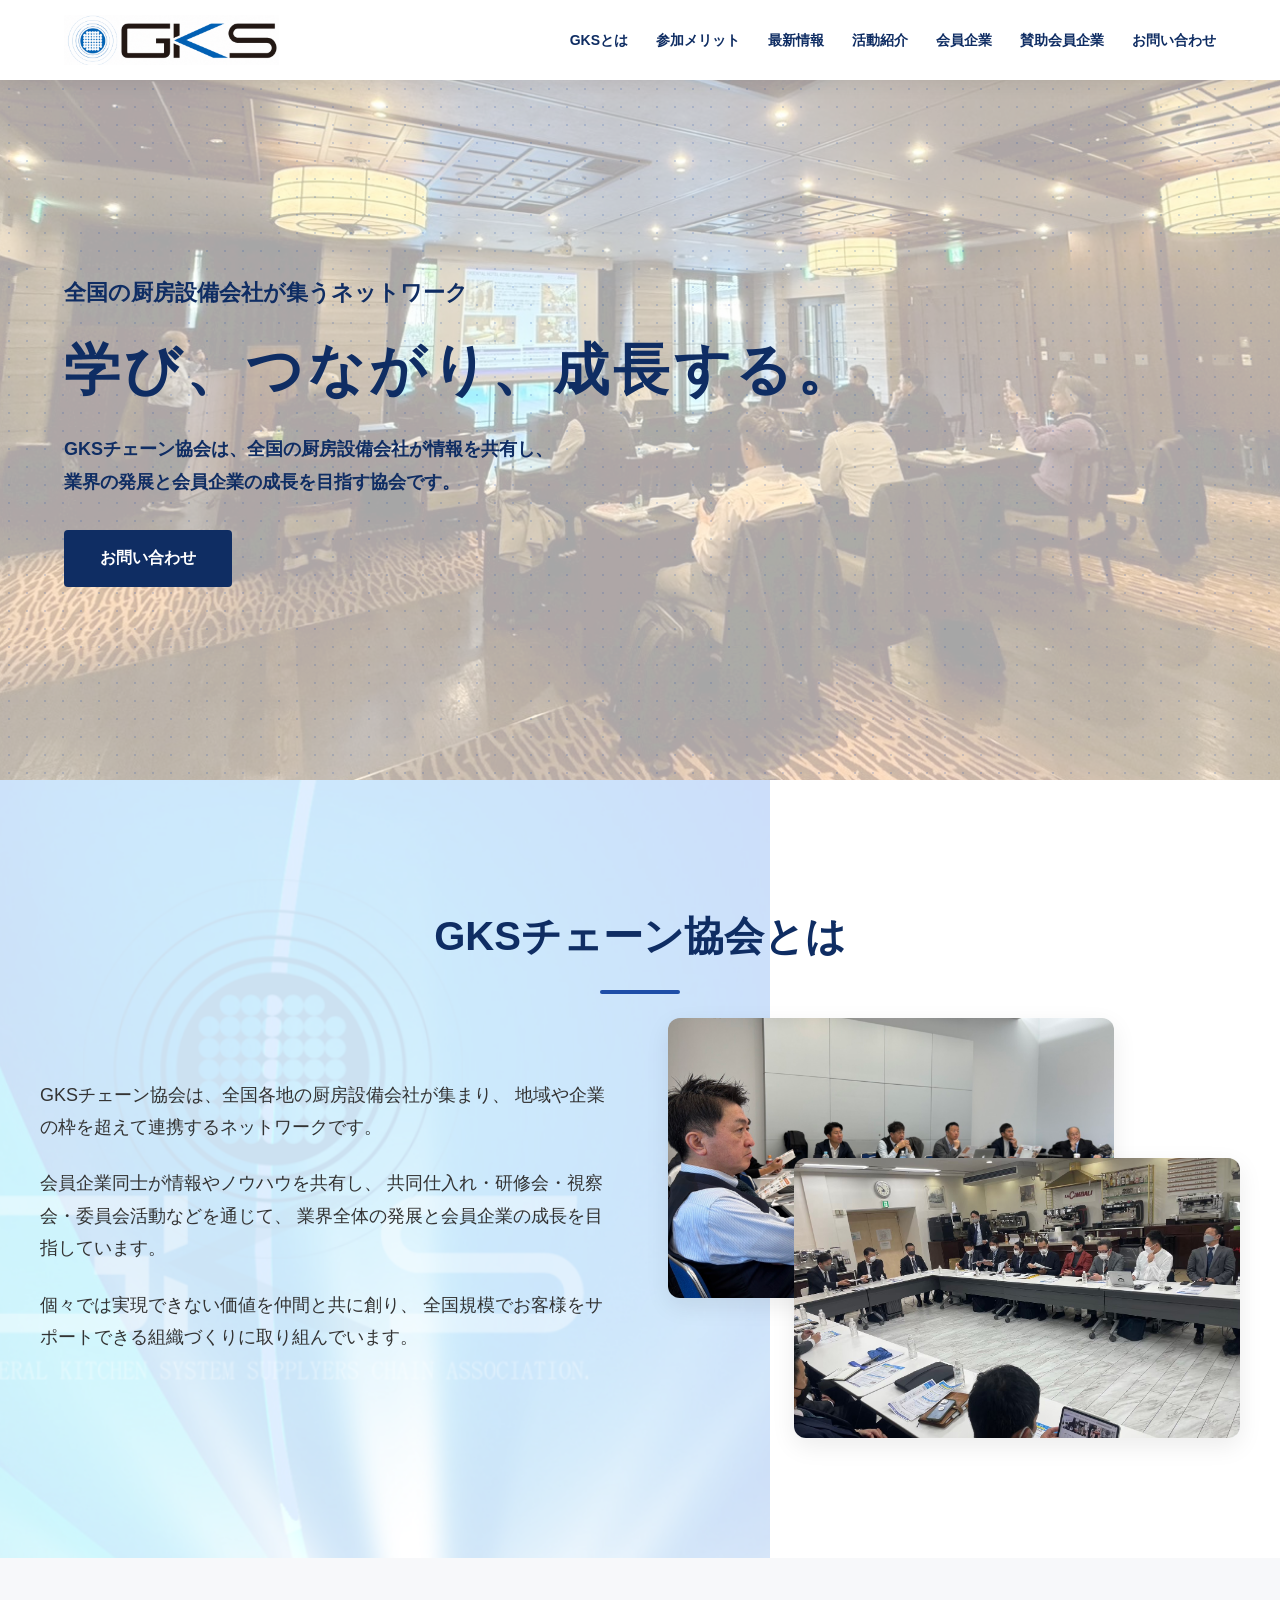
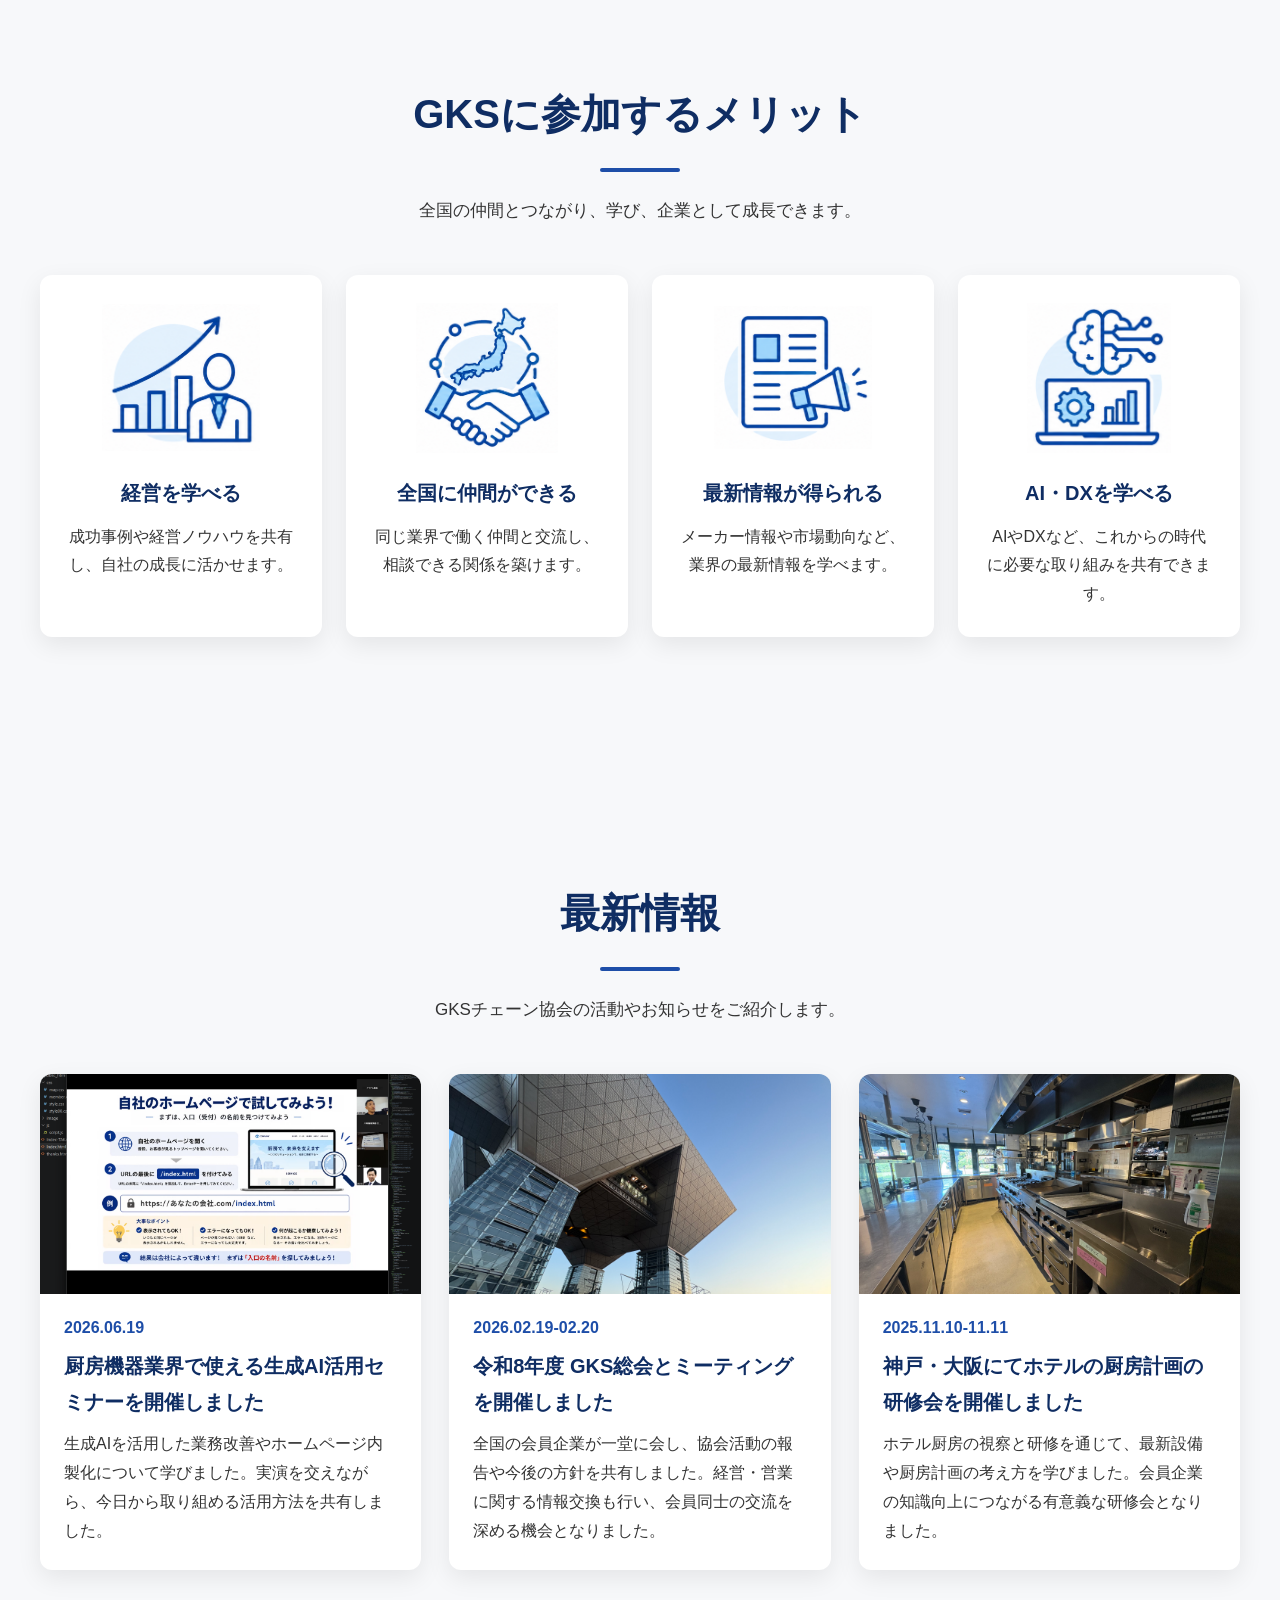
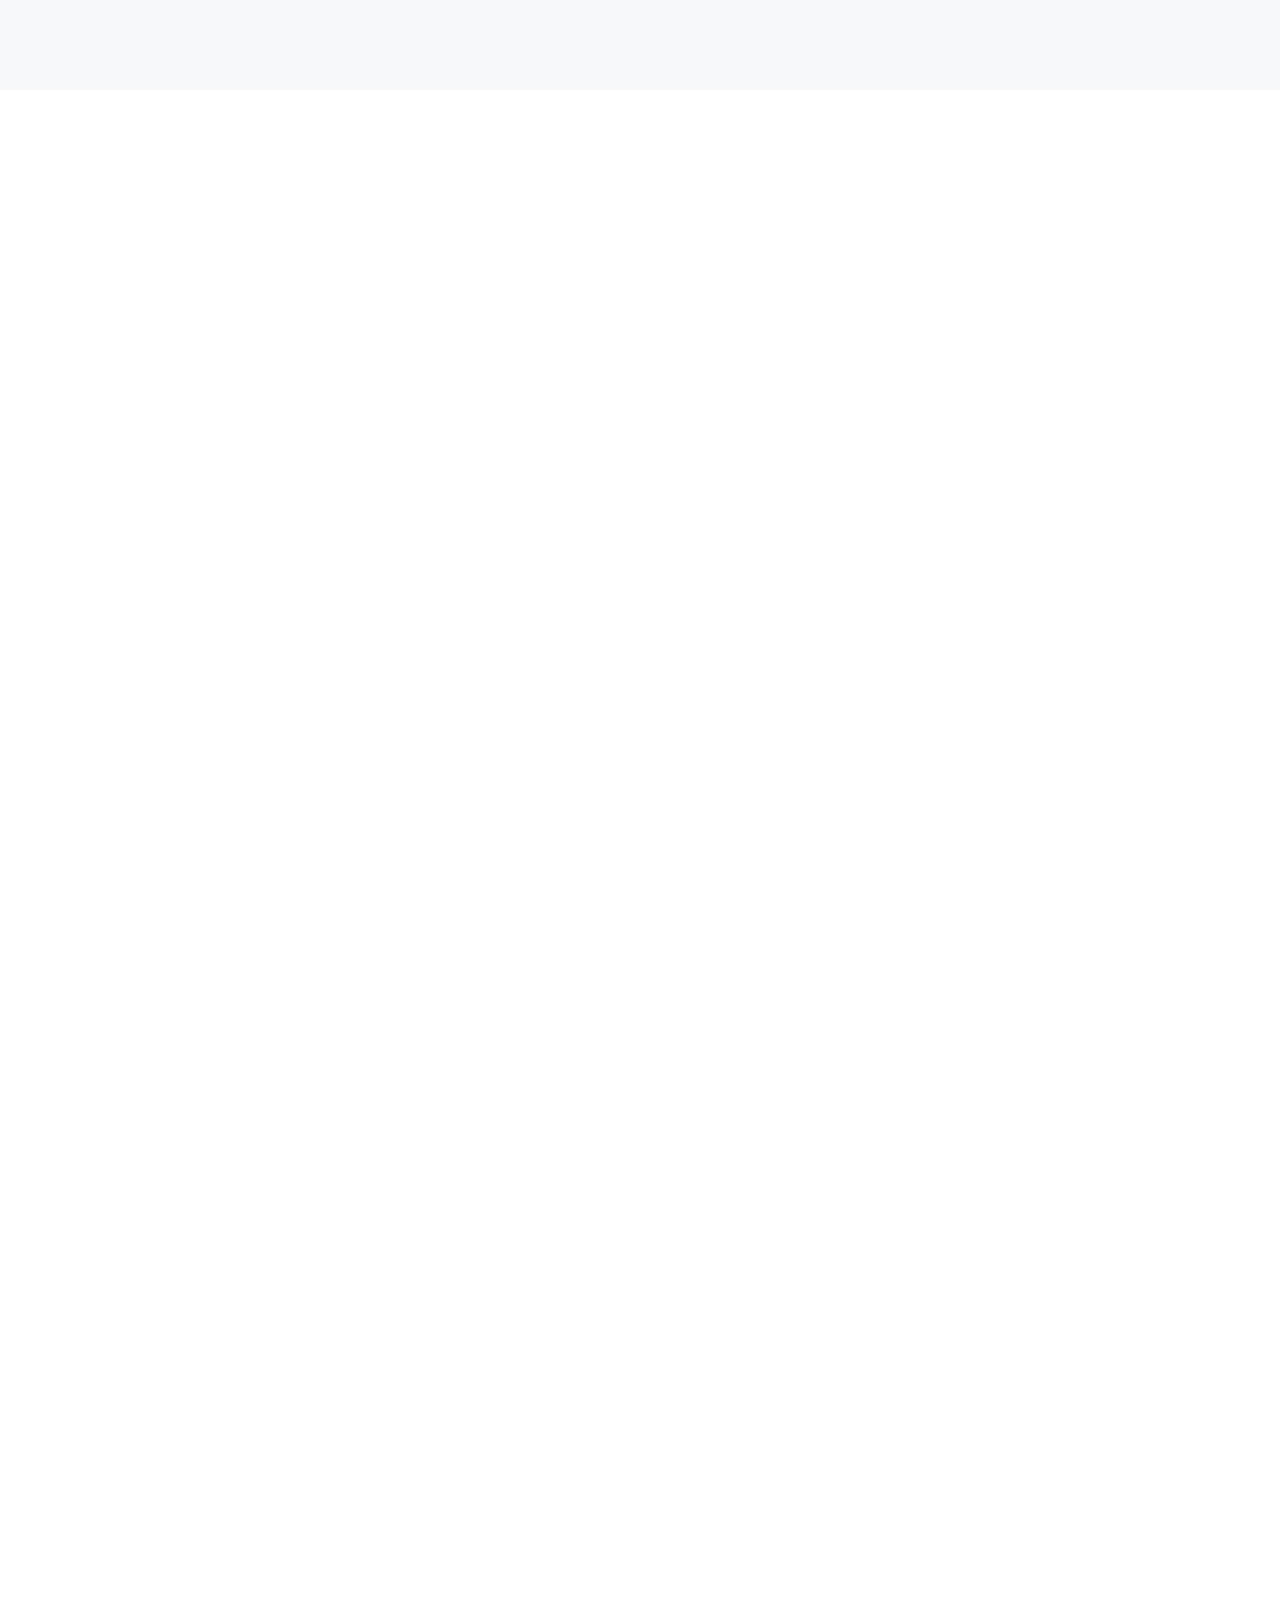
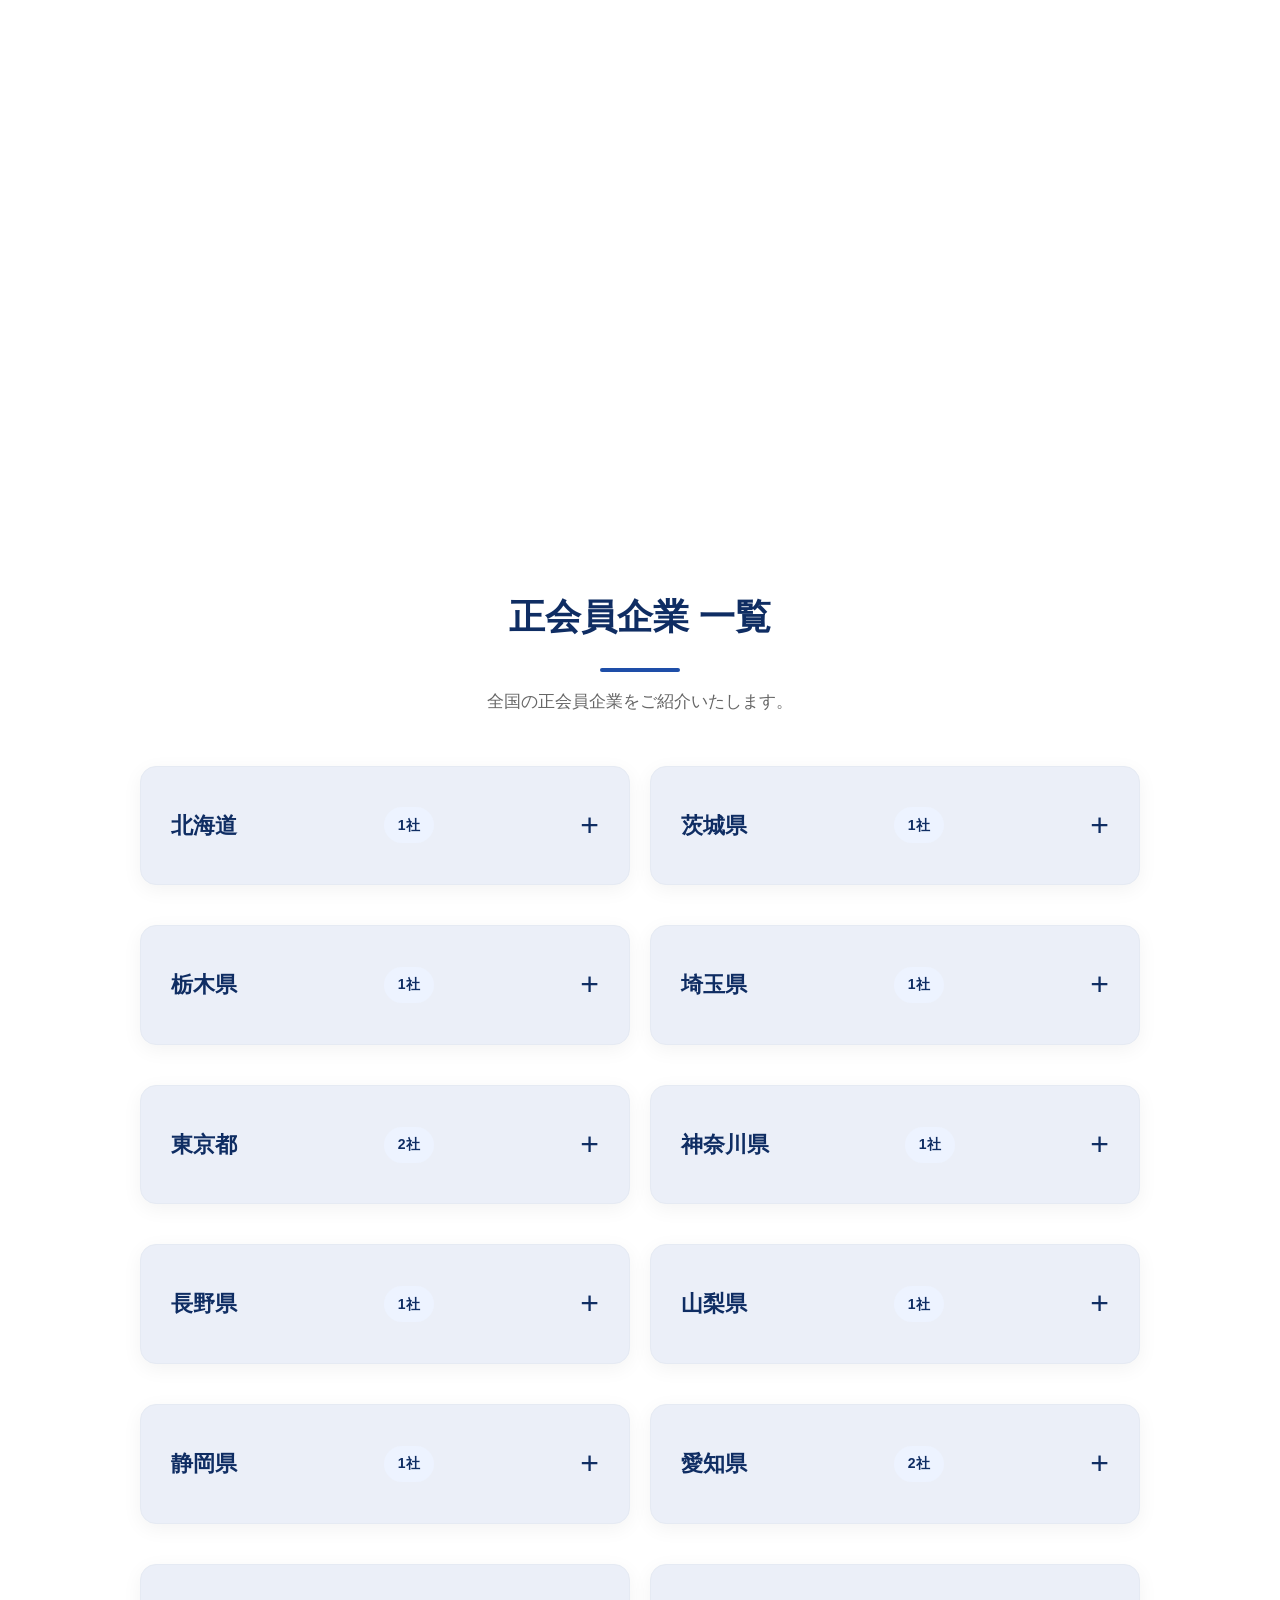
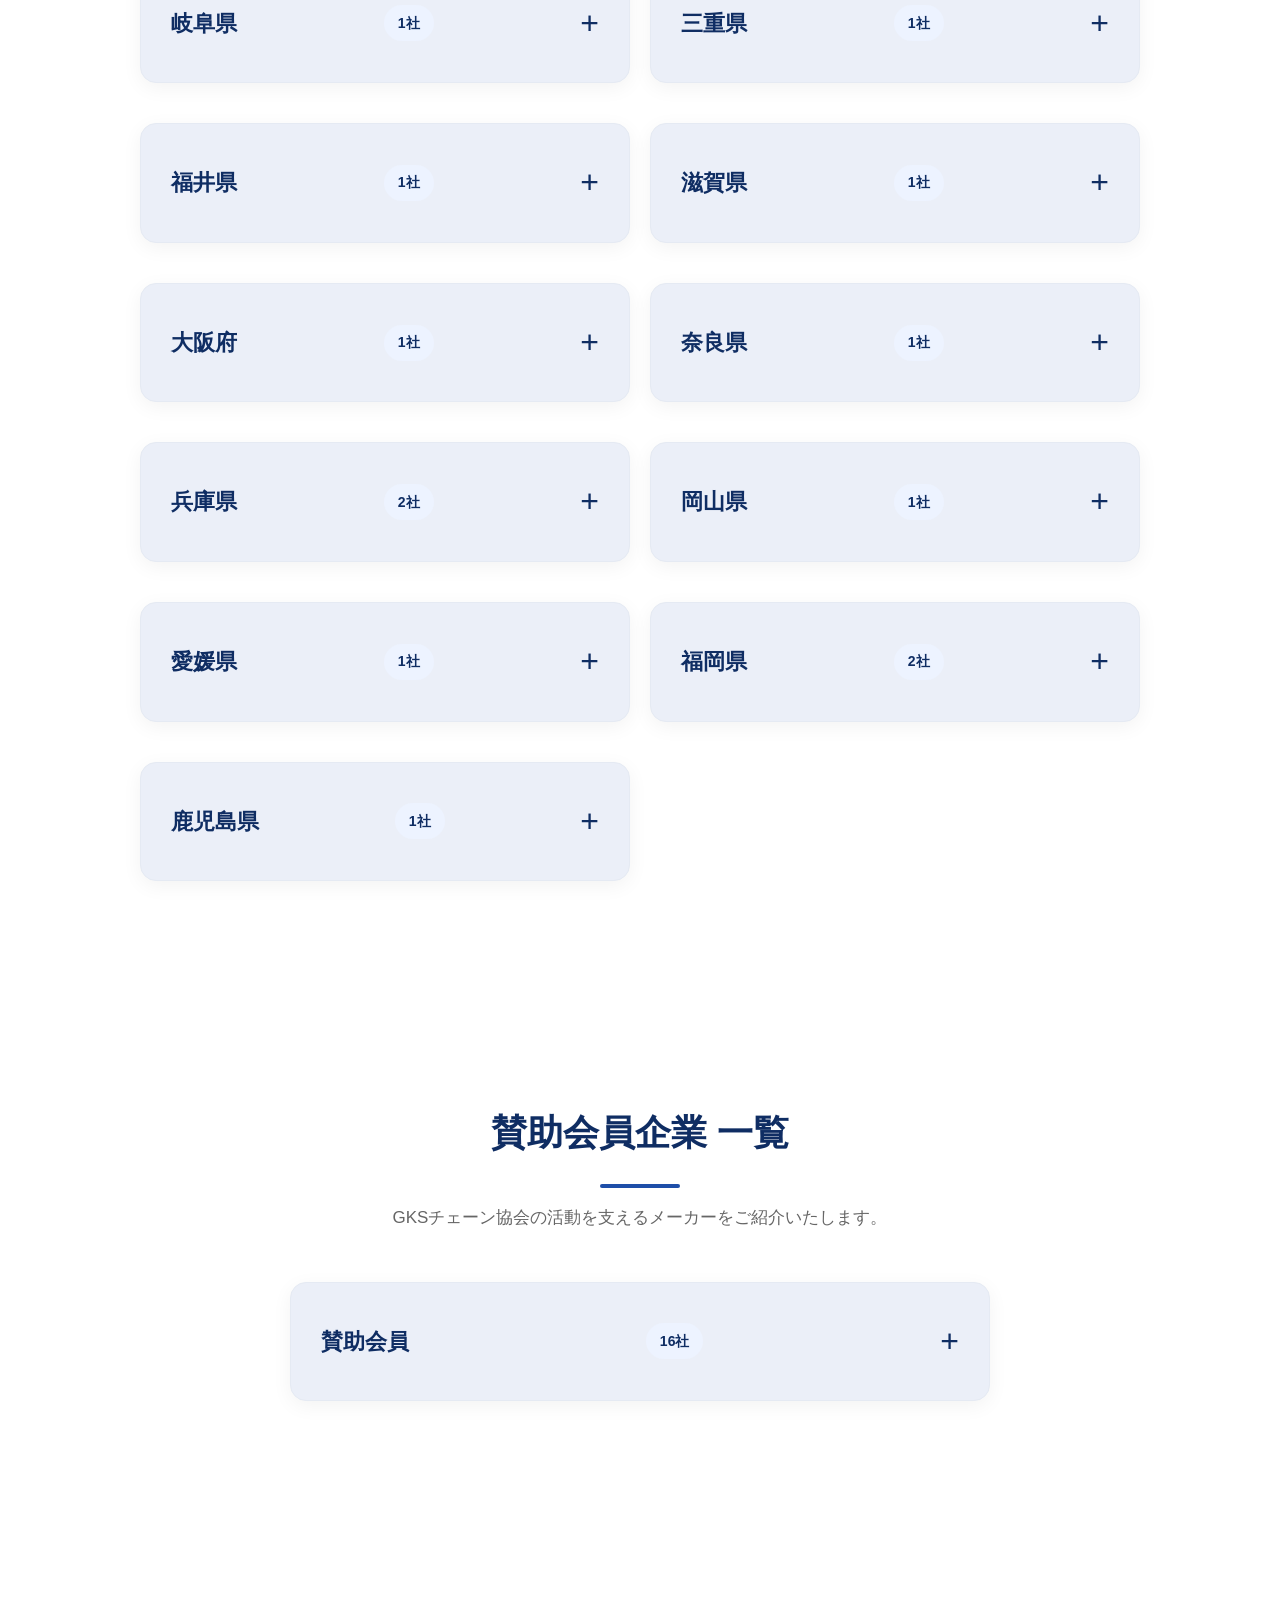
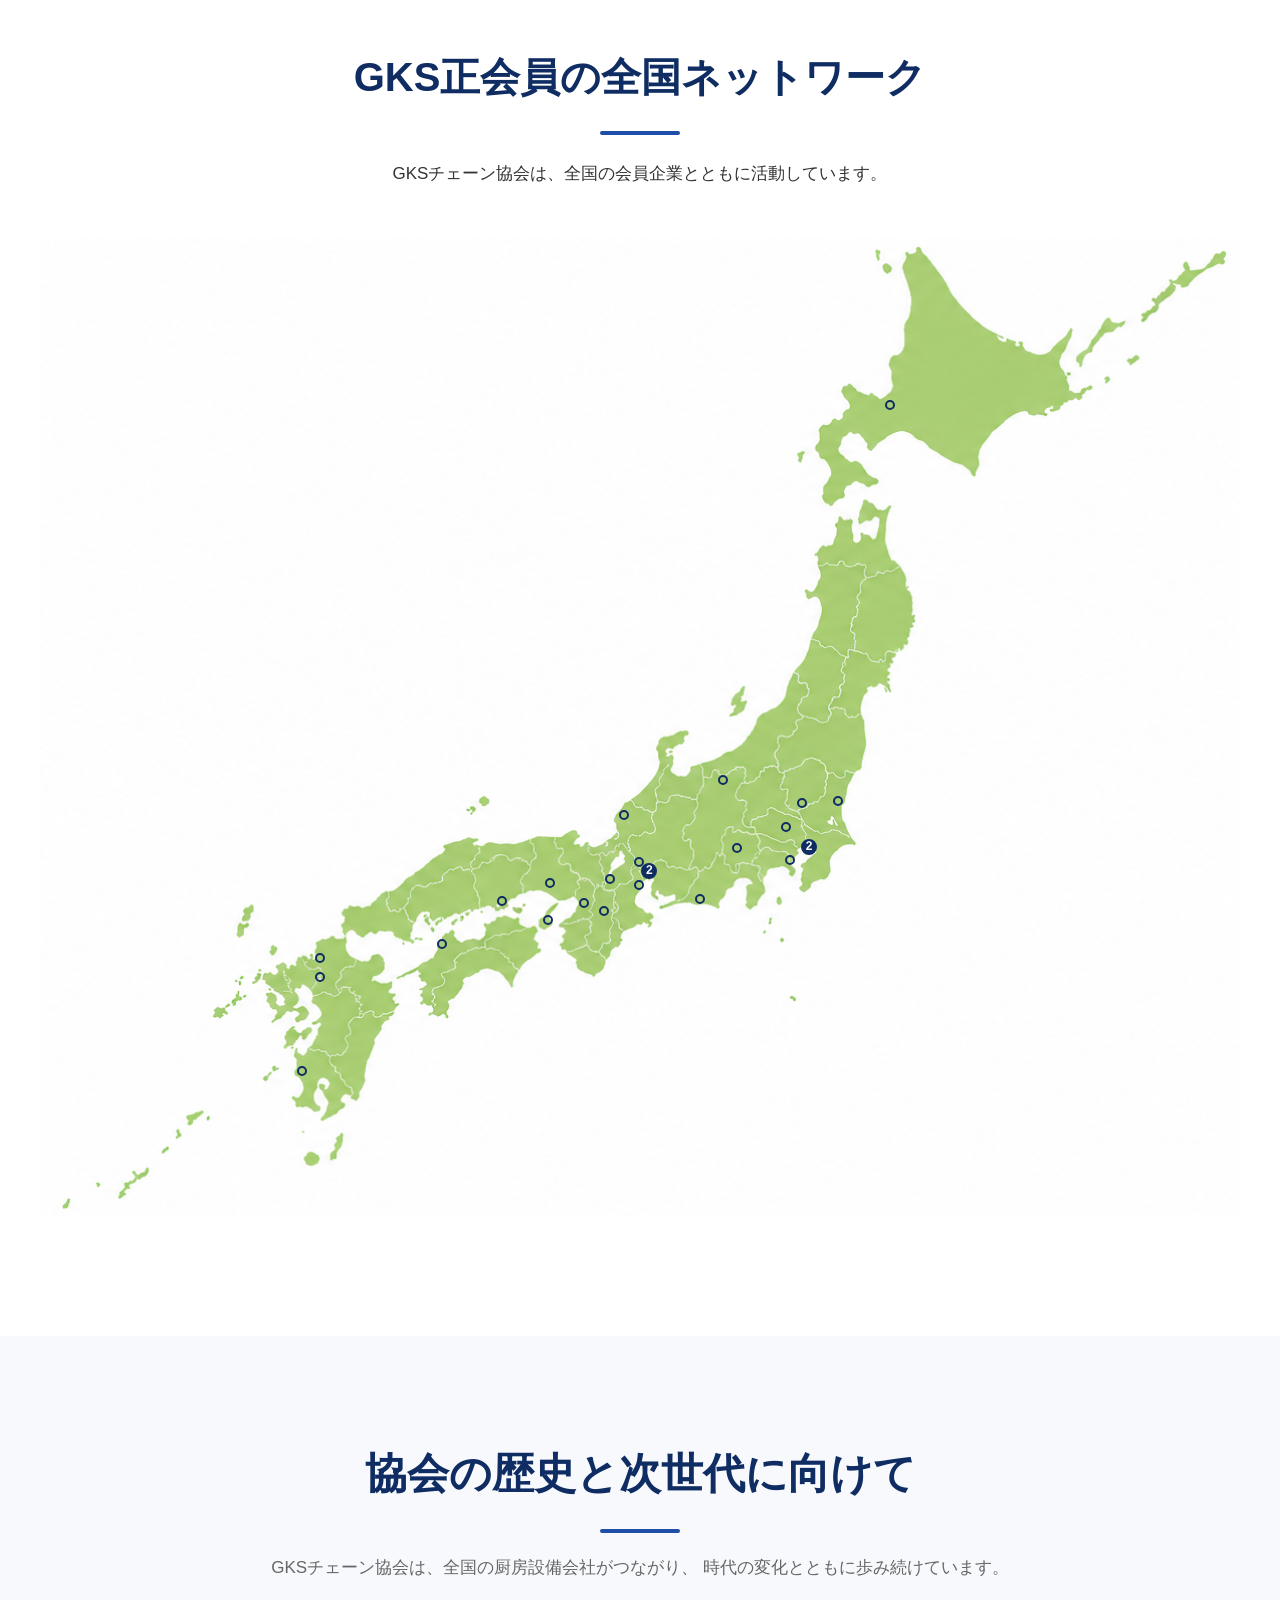
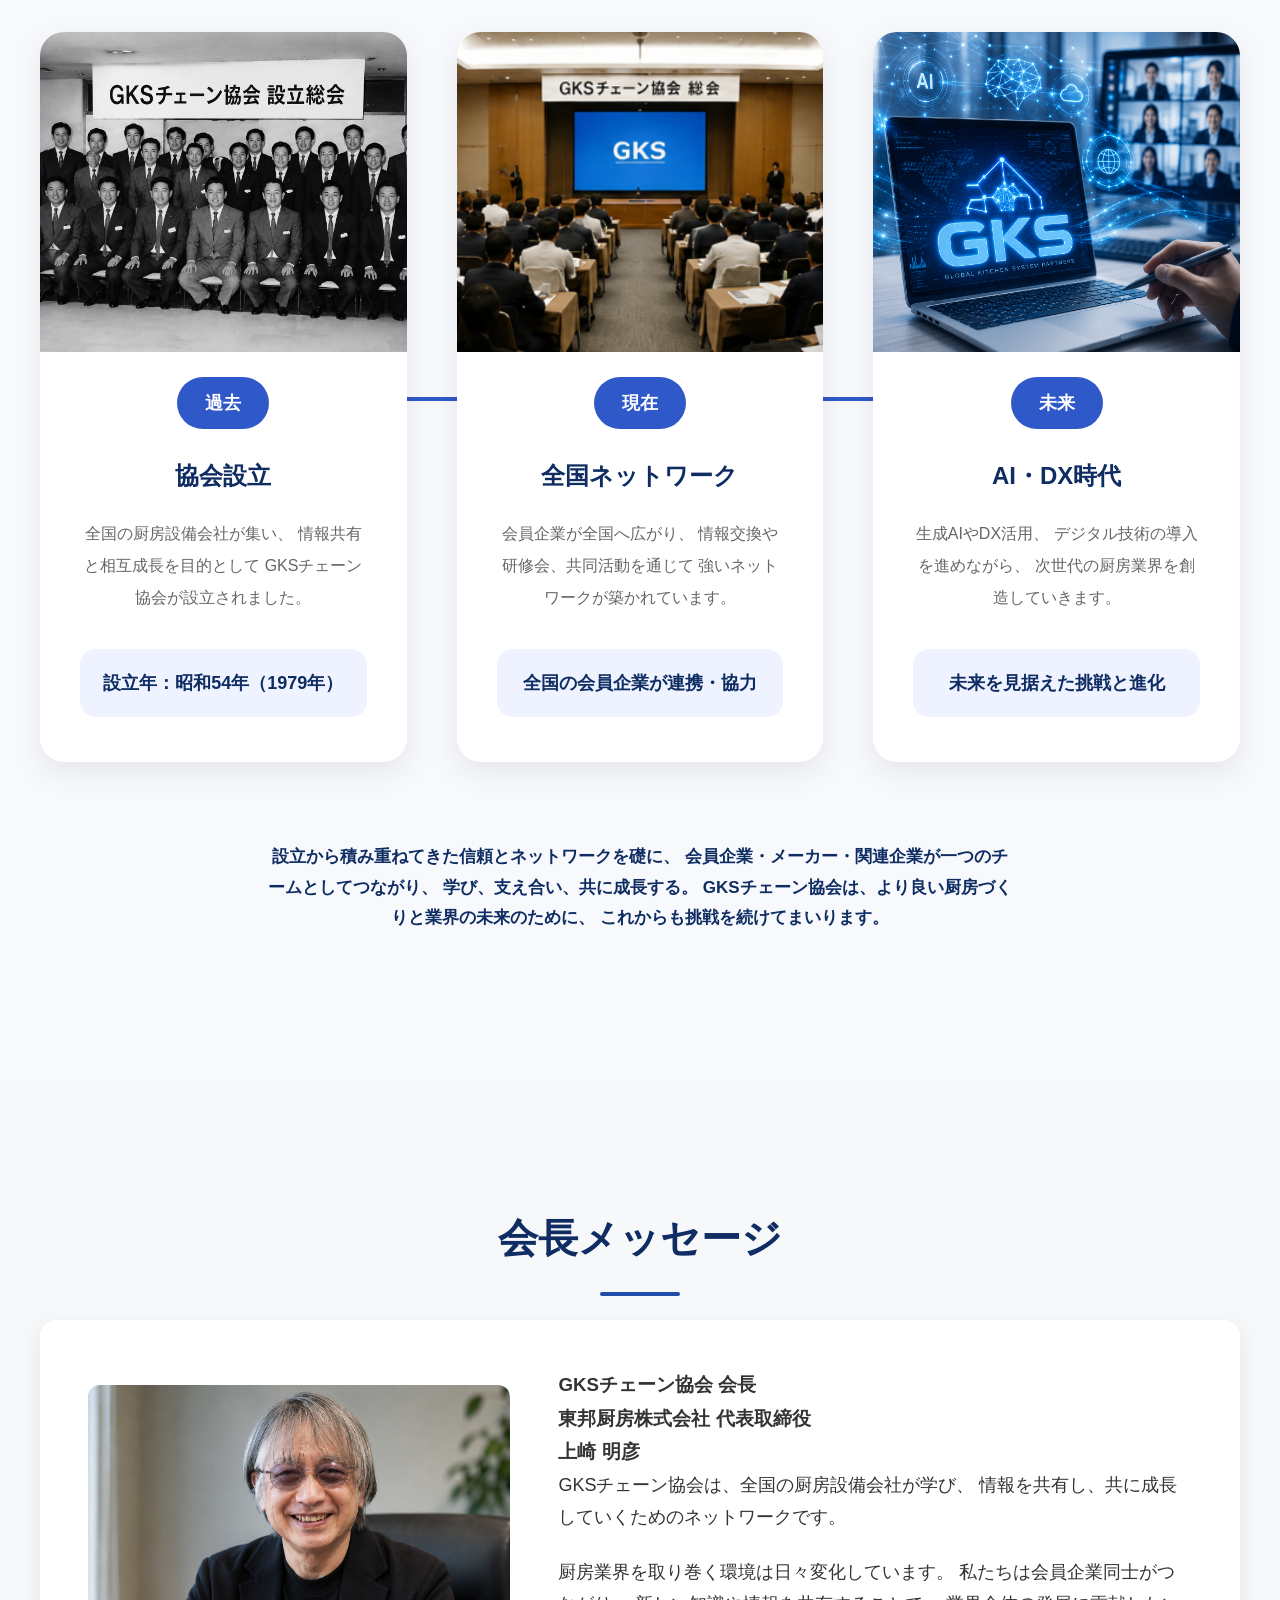
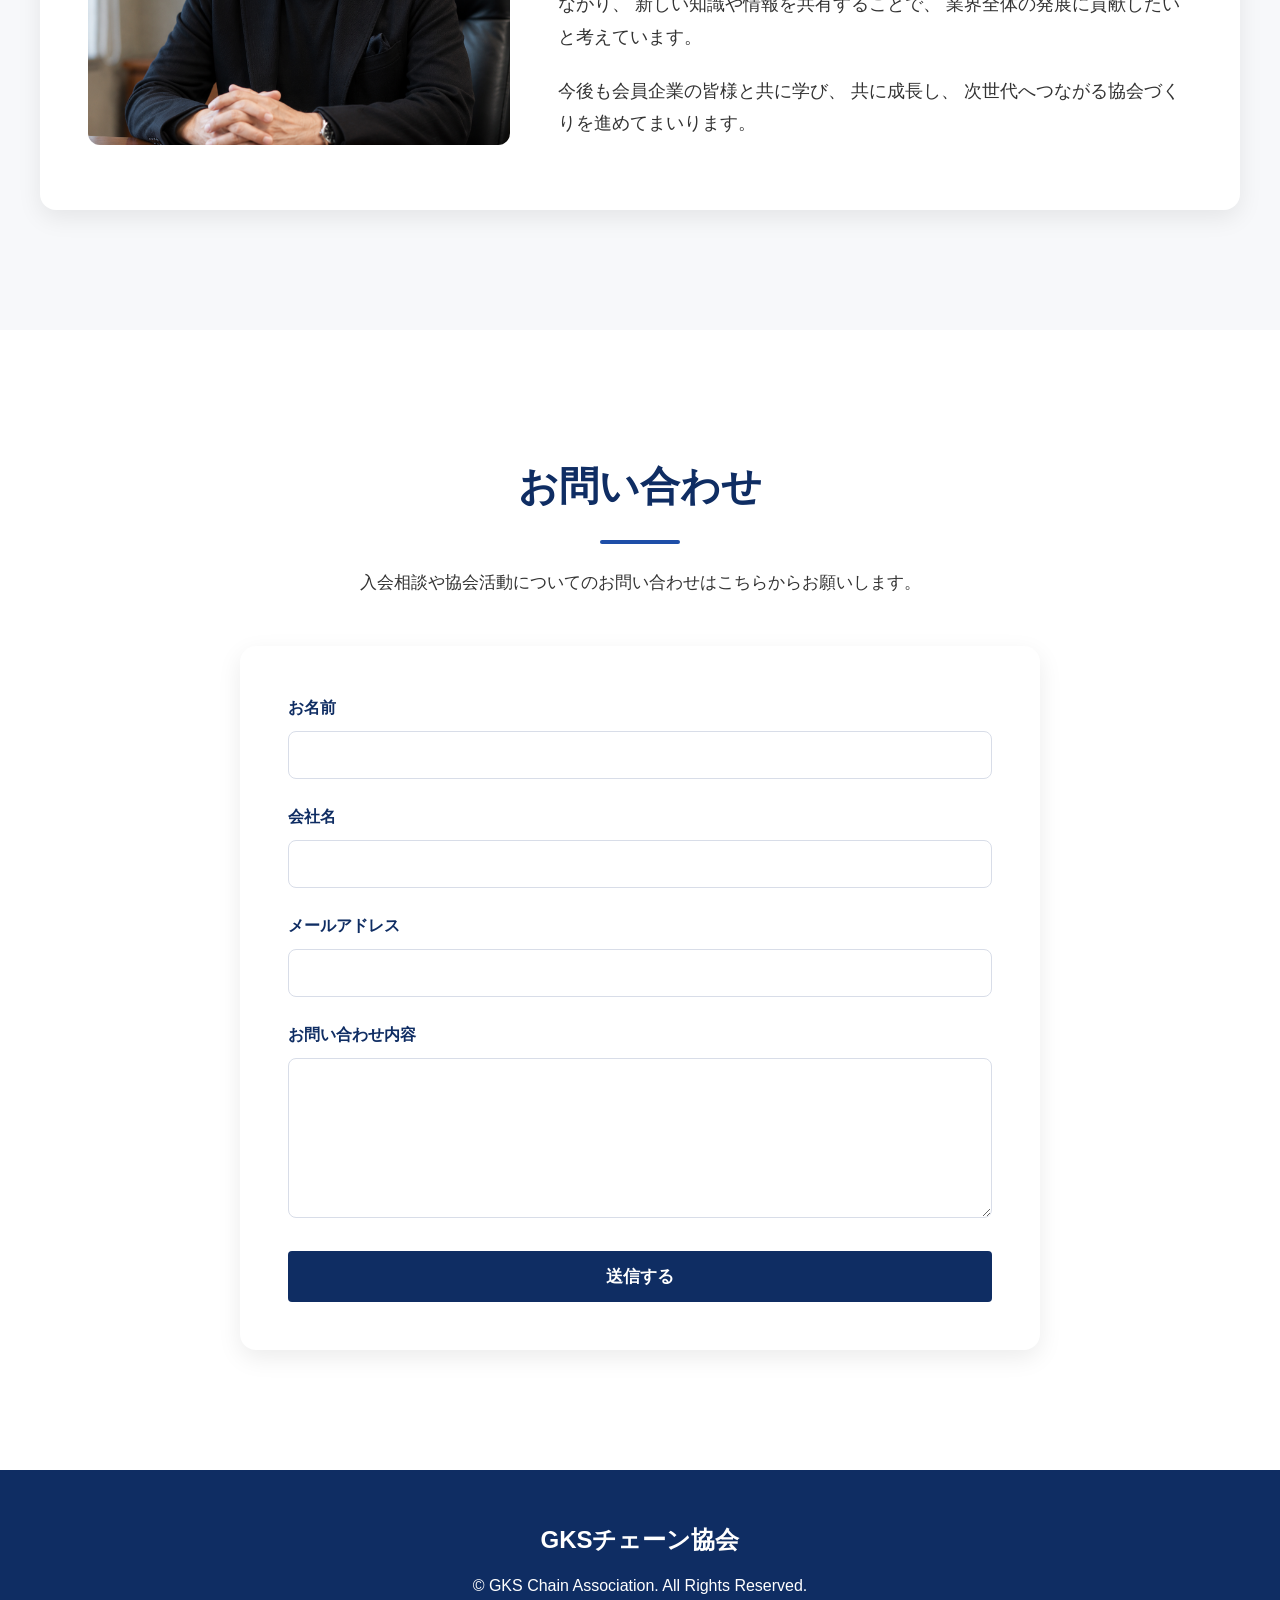
<file: public_html/index.html>
<!DOCTYPE html>
<html lang="ja">

<head>
  <meta charset="UTF-8">
  <meta name="viewport" content="width=device-width, initial-scale=1.0">
  <title>GKSチェーン協会</title>
  <link rel="stylesheet" href="css/style.css">
  <link rel="stylesheet" href="css/map.css">
  <link rel="stylesheet" href="css/member.css">
</head>

<body>

  <!-- ヘッダー -->
  <header class="site-header">
    <div class="header-inner">
      <h1 class="logo">
        <a href="#fv">
          <img src="image/logo/logo.png" alt="GKSチェーン協会">
        </a>
      </h1>

      <button class="hamburger">
        <span></span>
        <span></span>
        <span></span>
      </button>

      <nav class="global-nav">
        <ul>
          <li><a href="#about">GKSとは</a></li>
          <li><a href="#merit">参加メリット</a></li>
          <li><a href="#news">最新情報</a></li>
          <li><a href="#activity">活動紹介</a></li>
          <li><a href="#member-list">会員企業</a></li>
          <li><a href="#support-member">賛助会員企業</a></li>
          <li><a href="#contact">お問い合わせ</a></li>
        </ul>
      </nav>
    </div>
  </header>

  <!-- ファーストビュー -->
  <section id="fv" class="fv">
    <div class="fv-slider">
      <img src="image/fv/fv01.jpg" alt="GKSチェーン協会の活動イメージ">
      <img src="image/fv/fv02.jpg" alt="全国の厨房設備会社が集まる様子">
      <img src="image/fv/fv03.jpg" alt="研修会や情報交換の様子">
    </div>

    <div class="fv-text">
      <p>全国の厨房設備会社が<br class="sp-only">集うネットワーク</p>
      <h2>学び、<br class="sp-only">つながり、<br class="sp-only">成長する。</h2>
      <p>
        GKSチェーン協会は、<br class="sp-only">全国の厨房設備会社が<br class="sp-only">情報を共有し、<br>
        業界の発展と会員企業の<br class="sp-only">成長を目指す協会です。
      </p>
      <a href="#contact" class="btn">お問い合わせ</a>
    </div>
  </section>



  <!-- GKSとは -->
  <section id="about" class="about fadein">
    <div class="section-inner">

      <h2>GKSチェーン協会とは</h2>

      <div class="about-content">

        <div class="about-text">

          <p>
            GKSチェーン協会は、全国各地の厨房設備会社が集まり、
            地域や企業の枠を超えて連携するネットワークです。
          </p>

          <p>
            会員企業同士が情報やノウハウを共有し、
            共同仕入れ・研修会・視察会・委員会活動などを通じて、
            業界全体の発展と会員企業の成長を目指しています。
          </p>

          <p>
            個々では実現できない価値を仲間と共に創り、
            全国規模でお客様をサポートできる組織づくりに取り組んでいます。
          </p>

        </div>

        <div class="about-images">
          <img src="image/about/about01.jpg" alt="GKSチェーン協会の集合写真">
          <img src="image/about/about02.jpg" alt="GKS会員企業の交流会">
        </div>

      </div>

    </div>
  </section>



  <!-- 参加メリット -->
  <section id="merit" class="merit fadein">
    <div class="section-inner">
      <h2>GKSに参加するメリット</h2>
      <p>全国の仲間とつながり、学び、企業として成長できます。</p>

      <div class="merit-list">
        <article class="merit-item">
          <img src="image/merit/merit01.png" alt="経営を学べる">
          <h3>経営を学べる</h3>
          <p>成功事例や経営ノウハウを共有し、自社の成長に活かせます。</p>
        </article>

        <article class="merit-item">
          <img src="image/merit/merit02.png" alt="全国に仲間ができる">
          <h3>全国に仲間ができる</h3>
          <p>同じ業界で働く仲間と交流し、相談できる関係を築けます。</p>
        </article>

        <article class="merit-item">
          <img src="image/merit/merit03.png" alt="最新情報が得られる">
          <h3>最新情報が得られる</h3>
          <p>メーカー情報や市場動向など、業界の最新情報を学べます。</p>
        </article>

        <article class="merit-item">
          <img src="image/merit/merit04.png" alt="AI・DXを学べる">
          <h3>AI・DXを学べる</h3>
          <p>AIやDXなど、これからの時代に必要な取り組みを共有できます。</p>
        </article>
      </div>
    </div>
  </section>


  <!-- 最新情報 -->
  <section id="news" class="news fadein">
    <div class="section-inner">
      <h2>最新情報</h2>
      <p>GKSチェーン協会の活動やお知らせをご紹介します。</p>

      <div class="news-list">
        <article class="news-item">
          <img src="image/news/news01.png" alt="AIセミナー開催のお知らせ">
          <time datetime="2026-06-19">2026.06.19</time>
          <h3>厨房機器業界で使える生成AI活用セミナーを開催しました</h3>
          <p>生成AIを活用した業務改善やホームページ内製化について学びました。実演を交えながら、今日から取り組める活用方法を共有しました。</p>
        </article>

        <article class="news-item">
          <img src="image/news/news02.jpg" alt="総会・ミーティング">
          <time datetime="2026-02-20">2026.02.19-02.20</time>
          <h3>令和8年度 GKS総会とミーティングを開催しました</h3>
          <p>全国の会員企業が一堂に会し、協会活動の報告や今後の方針を共有しました。経営・営業に関する情報交換も行い、会員同士の交流を深める機会となりました。</p>
        </article>

        <article class="news-item">
          <img src="image/news/news03.jpg" alt="ホテルの厨房計画の研修会">
          <time datetime="2025-11-11">2025.11.10-11.11</time>
          <h3>神戸・大阪にてホテルの厨房計画の研修会を開催しました</h3>
          <p>ホテル厨房の視察と研修を通じて、最新設備や厨房計画の考え方を学びました。会員企業の知識向上につながる有意義な研修会となりました。</p>
        </article>
      </div>
    </div>
  </section>



  <!-- 活動紹介 -->
  <section id="activity" class="activity fadein">
    <div class="section-inner">
      <h2>活動紹介</h2>
      <p>GKSチェーン協会では、年間を通じてさまざまな活動を行っています。</p>

      <div class="activity-list">
        <article><img src="image/activity/activity01.png" alt="総会">
          <h3>総会</h3>
        </article>
        <article><img src="image/activity/activity02.jpg" alt="ミーティング">
          <h3>ミーティング</h3>
        </article>
        <article><img src="image/activity/activity03.jpg" alt="研修会">
          <h3>研修会</h3>
        </article>
        <article><img src="image/activity/activity04.jpg" alt="工場見学">
          <h3>工場見学</h3>
        </article>
        <article><img src="image/activity/activity05.png" alt="各種セミナー">
          <h3>各種セミナー</h3>
        </article>
        <article><img src="image/activity/activity06.jpg" alt="会員企業勉強会">
          <h3>会員企業間 勉強会</h3>
        </article>
        <article><img src="image/activity/activity07.jpg" alt="メーカー勉強会">
          <h3>メーカー勉強会</h3>
        </article>
        <article><img src="image/activity/activity08.jpg" alt="懇親会">
          <h3>懇親会</h3>
        </article>
      </div>
    </div>
  </section>

  <!-- 会員企業 -->
  <section id="member" class="member fadein">
    <div class="section-inner">

      <h2>全国をつなぐGKSネットワーク</h2>

      <a href="#member-list" class="member-block">
        <img src="image/member/member01.png" alt="全国の正会員企業">
        <h3>正会員企業</h3>
        <p>全国の厨房設備会社・厨房機器販売会社が参加しています。</p>
      </a>

      <a href="#support-member" class="member-block">
        <img src="image/member/supporter01.png" alt="賛助会員企業">
        <h3>賛助会員企業</h3>
        <p>厨房機器メーカーが協会活動を支えています。</p>
      </a>

      <p class="network-lead">
        全国の正会員企業と賛助会員企業が連携し、情報共有・研修会・共同活動を通じて業界の発展に取り組んでいます。
        会員企業同士が知識や経験を共有し、メーカー各社とも協力することで、個社では実現できない価値を創出。
        地域を越えたつながりを活かしながら、お客様へより良い厨房づくりとサービスを提供できるネットワークを築いています。
      </p>

    </div>
  </section>


  <!-- 正会員企業一覧 -->
  <section id="member-list" class="member-list-section fadein">

    <div class="section-inner">

      <h2>正会員企業 一覧</h2>

      <p class="section-lead">
        全国の正会員企業をご紹介いたします。
      </p>

      <div class="prefecture-list">

        <!-- 北海道 -->
        <details class="prefecture-item">
          <summary>北海道 <span>1社</span></summary>

          <div class="member-list">

            <article class="member-company">
              <h3>株式会社 大橋冷機 (ちゅう房専科)</h3>

              <p class="president">
                代表取締役社長　塚本 教博
              </p>

              <p class="address">
                〒064-0915
                北海道札幌市中央区南15条西6丁目2番1号
              </p>

              <p class="tel">
                TEL 011-531-2900
              </p>

              <p class="fax">
                FAX 011-531-2167
              </p>

              <a href="https://chubousenka.com/" target="_blank">
                ホームページを見る
              </a>
            </article>

          </div>
        </details>

        <!-- 茨城県 -->
        <details class="prefecture-item">
          <summary>茨城県 <span>1社</span></summary>

          <div class="member-list">

            <article class="member-company">
              <h3>東邦厨房 株式会社</h3>

              <p class="president">
                代表取締役　上崎 明彦
              </p>

              <p class="address">
                〒310-0844
                茨城県水戸市住吉町204-6
              </p>

              <p class="tel">
                TEL 029-247-4613
              </p>

              <p class="fax">
                FAX 029-247-2705
              </p>

              <a href="#" target="_blank">
                ホームページを見る
              </a>
            </article>

          </div>
        </details>

        <!-- 栃木県 -->
        <details class="prefecture-item">
          <summary>栃木県 <span>1社</span></summary>

          <div class="member-list">

            <article class="member-company">
              <h3>株式会社 兵藤製作所 (キッチンヒョードー)</h3>

              <p class="president">
                代表取締役　兵藤 道雄
              </p>

              <p class="address">
                〒323-0829
                栃木県小山市東城南2-4-4
              </p>

              <p class="tel">
                TEL 0285-27-5711
              </p>

              <p class="fax">
                FAX 0285-28-1811
              </p>

              <a href="https://k-hyodo.co.jp/index.html" target="_blank">
                ホームページを見る
              </a>
            </article>

          </div>
        </details>

        <!-- 埼玉県 -->
        <details class="prefecture-item">
          <summary>埼玉県 <span>1社</span></summary>

          <div class="member-list">

            <article class="member-company">
              <h3>株式会社 丸虹食品設備</h3>

              <p class="president">
                代表取締役　和田 卓也
              </p>

              <p class="address">
                〒350-0856
                埼玉県川越市問屋町9-2 協同組合ペンタウン内
              </p>

              <p class="tel">
                TEL 049-222-3017
              </p>

              <p class="fax">
                FAX 049-225-5372
              </p>

              <a href="https://marubeni-ss.com/" target="_blank">
                ホームページを見る
              </a>
            </article>

          </div>
        </details>

        <!-- 東京都 -->
        <details class="prefecture-item">
          <summary>東京都 <span>2社</span></summary>

          <div class="member-list">

            <article class="member-company">
              <h3>NRTシステム 株式会社</h3>

              <p class="president">
                代表取締役　畑 治
              </p>

              <p class="address">
                〒134-0088
                東京都江戸川区西葛西5-4-6
              </p>

              <p class="tel">
                TEL 03-3804-2808
              </p>

              <p class="fax">
                FAX 03-3804-1808
              </p>

              <a href="https://www.nrt.co.jp/" target="_blank">
                ホームページを見る
              </a>
            </article>


            <article class="member-company">
              <h3>フレックスワークス株式会社</h3>

              <p class="president">
                代表取締役　鎌形 純
              </p>

              <p class="address">
                〒114-0013
                東京都北区東田端2-1-10　豊田ビル103
              </p>

              <a href="https://flex-works.co.jp/" target="_blank">
                ホームページを見る
              </a>
            </article>


          </div>
        </details>

        <!-- 神奈川県 -->
        <details class="prefecture-item">
          <summary>神奈川県 <span>1社</span></summary>

          <div class="member-list">

            <article class="member-company">
              <h3>株式会社 三栄コーポレーションリミテッド</h3>

              <p class="president">
                代表取締役　深澤 久
              </p>

              <p class="address">
                〒221-0832
                神奈川県横浜市神奈川区桐畑8番地3
              </p>

              <p class="tel">
                TEL 045-620-3373
              </p>

              <p class="fax">
                FAX 045-620-3681
              </p>

              <a href="https://san-ei-ltd.co.jp/" target="_blank">
                ホームページを見る
              </a>
            </article>

          </div>
        </details>

        <!-- 長野県 -->
        <details class="prefecture-item">
          <summary>長野県 <span>1社</span></summary>

          <div class="member-list">
            <article class="member-company">
              <h3>テクノ・フードシステム 株式会社</h3>

              <p class="president">
                代表取締役　大前 辰彦
              </p>

              <p class="address">
                〒381-0033
                長野県長野市南高田2-11-104
              </p>

              <p class="tel">TEL 026-244-8540</p>
              <p class="fax">FAX 026-244-8556</p>

              <a href="https://www.technofood.co.jp/" target="_blank">
                ホームページを見る
              </a>
            </article>
          </div>
        </details>

        <!-- 山梨県 -->
        <details class="prefecture-item">
          <summary>山梨県 <span>1社</span></summary>

          <div class="member-list">
            <article class="member-company">
              <h3>株式会社 トーレイ</h3>

              <p class="president">
                代表取締役　早川 徳仁
              </p>

              <p class="address">
                〒400-8044
                山梨県甲府市中町5-1
              </p>

              <p class="tel">TEL 055-242-0630</p>
              <p class="fax">FAX 055-242-0631</p>

              <a href="http://www.to-rei.co.jp/" target="_blank">
                ホームページを見る
              </a>
            </article>
          </div>
        </details>

        <!-- 静岡県 -->
        <details class="prefecture-item">
          <summary>静岡県 <span>1社</span></summary>

          <div class="member-list">
            <article class="member-company">
              <h3>マルゼン厨房 株式会社</h3>

              <p class="president">
                代表取締役社長　小栗 豊人
              </p>

              <p class="address">
                〒430-0912
                静岡県浜松市中央区茄子町354-6
              </p>

              <p class="tel">TEL 053-464-2277</p>
              <p class="fax">FAX 053-464-2003</p>

              <a href="http://www.maruzen-chuki.co.jp/" target="_blank">
                ホームページを見る
              </a>
            </article>
          </div>
        </details>

        <!-- 愛知県 -->
        <details class="prefecture-item">
          <summary>愛知県 <span>2社</span></summary>

          <div class="member-list">

            <article class="member-company">
              <h3>三岳工業株式会社</h3>

              <p class="president">
                代表取締役　松浦 圭
              </p>

              <p class="address">
                〒452-0962
                愛知県清須市春日白弓103
              </p>

              <p class="tel">TEL 052-401-2681</p>
              <p class="fax">FAX 052-401-2870</p>

              <a href="https://www.mitakekogyo.co.jp/" target="_blank">
                ホームページを見る
              </a>
            </article>

            <article class="member-company">
              <h3>アルコ株式会社</h3>

              <p class="president">
                代表取締役　水野 喜政
              </p>

              <p class="address">
                〒482-0011
                愛知県岩倉市昭和町1-1
              </p>

              <p class="tel">TEL 0587-22-5180</p>
              <p class="fax">FAX 0587-22-5181</p>

              <a href="https://www.fbc-arco.co.jp/" target="_blank">
                ホームページを見る
              </a>
            </article>

          </div>
        </details>

        <!-- 岐阜県 -->
        <details class="prefecture-item">
          <summary>岐阜県 <span>1社</span></summary>

          <div class="member-list">
            <article class="member-company">
              <h3>株式会社 セイコー</h3>

              <p class="president">
                代表取締役　住谷 哲
              </p>

              <p class="address">
                〒501-0111
                岐阜県岐阜市鏡島2004番6
              </p>

              <p class="tel">TEL 058-201-3353</p>
              <p class="fax">FAX 058-201-3354</p>

              <a href="http://www.seikoh.info/" target="_blank">
                ホームページを見る
              </a>
            </article>
          </div>
        </details>

        <!-- 三重県 -->
        <details class="prefecture-item">
          <summary>三重県 <span>1社</span></summary>

          <div class="member-list">
            <article class="member-company">
              <h3>スズカン株式会社</h3>

              <p class="president">
                代表取締役　若林 弘樹
              </p>

              <p class="address">
                〒510-0072
                三重県四日市市九の城町5-8
              </p>

              <p class="tel">TEL 0593-51-5131</p>
              <p class="fax">FAX 0593-51-5112</p>

              <a href="https://suzukan.co.jp/" target="_blank">
                ホームページを見る
              </a>
            </article>
          </div>
        </details>

        <!-- 福井県 -->
        <details class="prefecture-item">
          <summary>福井県 <span>1社</span></summary>

          <div class="member-list">
            <article class="member-company">
              <h3>株式会社 ラボー</h3>

              <p class="president">
                代表取締役　黒田 真弘
              </p>

              <p class="address">
                〒918-8054
                福井県福井市加茂河原町20-17-2
              </p>

              <p class="tel">TEL 0776-33-1000</p>
              <p class="fax">FAX 0776-33-2000</p>

              <a href="https://ravo.co.jp/" target="_blank">
                ホームページを見る
              </a>
            </article>
          </div>
        </details>


        <!-- 滋賀県 -->
        <details class="prefecture-item">
          <summary>滋賀県 <span>1社</span></summary>

          <div class="member-list">
            <article class="member-company">
              <h3>大洋厨房株式会社</h3>

              <p class="president">
                代表取締役　西村 均
              </p>

              <p class="address">
                〒520-0812
                滋賀県大津市木下町18番8号 ベラビスタ膳所2階
              </p>

              <p class="tel">TEL 077-524-2857</p>
              <p class="fax">FAX 077-524-2823</p>

              <a href="https://www.taiyocook.co.jp/" target="_blank">
                ホームページを見る
              </a>
            </article>
          </div>
        </details>

        <!-- 大阪府 -->
        <details class="prefecture-item">
          <summary>大阪府 <span>1社</span></summary>

          <div class="member-list">
            <article class="member-company">
              <h3>三和厨房株式会社</h3>

              <p class="president">
                代表取締役　中野 圭二
              </p>

              <p class="address">
                〒581-0014
                大阪府八尾市中田4-153
              </p>

              <p class="tel">TEL 072-993-7770</p>
              <p class="fax">FAX 072-993-7749</p>

              <a href="https://www.sanwa-chubo.com/" target="_blank">
                ホームページを見る
              </a>
            </article>
          </div>
        </details>

        <!-- 奈良県 -->
        <details class="prefecture-item">
          <summary>奈良県 <span>1社</span></summary>

          <div class="member-list">
            <article class="member-company">
              <h3>ダイヤコスモ株式会社 (エルゴキッチン)</h3>

              <p class="president">
                代表取締役　佐治 知洋
              </p>

              <p class="address">
                〒633-0048
                奈良県桜井市生田1003番地
              </p>

              <p class="tel">TEL 0744-45-3977</p>
              <p class="fax">FAX 0744-45-3973</p>

              <a href="http://www.daiyacosmo.com/" target="_blank">
                ホームページを見る
              </a>
            </article>
          </div>
        </details>

        <!-- 兵庫県 -->
        <details class="prefecture-item">
          <summary>兵庫県 <span>2社</span></summary>

          <div class="member-list">

            <article class="member-company">
              <h3>株式会社 アイナス</h3>

              <p class="president">
                代表取締役　大内 哲
              </p>

              <p class="address">
                〒656-0003
                兵庫県洲本市中川原町三木田729-4
              </p>

              <p class="tel">TEL 0799-28-1112</p>
              <p class="fax">FAX 0799-28-1096</p>

              <a href="https://ainas.co.jp/" target="_blank">
                ホームページを見る
              </a>
            </article>

            <article class="member-company">
              <h3>株式会社 ライズアップ (プロ厨房ヒット)</h3>

              <p class="president">
                代表取締役　高見 昌也
              </p>

              <p class="address">
                〒679-0107
                兵庫県加西市玉野町1156-152
              </p>

              <p class="tel">TEL 0790-47-2256</p>
              <p class="fax">FAX 0790-47-2257</p>

              <a href="https://rise-up.net/" target="_blank">
                ホームページを見る
              </a>
            </article>

          </div>
        </details>

        <!-- 岡山県 -->
        <details class="prefecture-item">
          <summary>岡山県 <span>1社</span></summary>

          <div class="member-list">
            <article class="member-company">
              <h3>株式会社 福井厨房</h3>

              <p class="president">
                代表取締役　福井 正佳
              </p>

              <p class="address">
                〒700-0953
                岡山県岡山市南区西市263-1
              </p>

              <p class="tel">TEL 086-241-9551</p>
              <p class="fax">FAX 086-241-2792</p>

              <a href="https://www.fukui-chubou.co.jp/" target="_blank">
                ホームページを見る
              </a>
            </article>
          </div>
        </details>

        <!-- 愛媛県 -->
        <details class="prefecture-item">
          <summary>愛媛県 <span>1社</span></summary>

          <div class="member-list">
            <article class="member-company">
              <h3>有限会社 厨房のウエマツ</h3>

              <p class="president">
                代表取締役　上松 久志
              </p>

              <p class="address">
                〒791-8017
                愛媛県松山市西長戸町600
              </p>

              <p class="tel">TEL 089-924-5327</p>
              <p class="fax">FAX 089-924-5342</p>

              <a href="https://chubo-uematsu.jp/" target="_blank">
                ホームページを見る
              </a>
            </article>
          </div>
        </details>

        <!-- 福岡県 -->
        <details class="prefecture-item">
          <summary>福岡県 <span>2社</span></summary>

          <div class="member-list">

            <article class="member-company">
              <h3>エムケー厨房株式会社</h3>

              <p class="president">
                代表取締役　木谷 義秀
              </p>

              <p class="address">
                〒816-0901
                福岡県大野城市乙金東3丁目4番20号
              </p>

              <p class="tel">TEL 092-504-2270</p>
              <p class="fax">FAX 092-503-5777</p>

              <a href="https://mkc-gr.co.jp/" target="_blank">
                ホームページを見る
              </a>
            </article>

            <article class="member-company">
              <h3>伊藤産業株式会社 (厨房のイトー)</h3>

              <p class="president">
                代表取締役　伊藤 晴暉
              </p>

              <p class="address">
                〒830-0048
                福岡県久留米市梅満町74-1
              </p>

              <p class="tel">TEL 0942-32-4595</p>
              <p class="fax">FAX 0942-32-5116</p>

              <a href="https://www.ito-sk.co.jp/kanei/" target="_blank">
                ホームページを見る
              </a>
            </article>

          </div>
        </details>


        <!-- 鹿児島県 -->
        <details class="prefecture-item">
          <summary>鹿児島県 <span>1社</span></summary>

          <div class="member-list">
            <article class="member-company">
              <h3>株式会社 川内厨房食器</h3>

              <p class="president">
                代表取締役　三角 文孝
              </p>

              <p class="address">
                〒895-0074
                鹿児島県薩摩川内市原田町18番21号
              </p>

              <p class="tel">TEL 0996-22-5664</p>
              <p class="fax">FAX 0996-23-0151</p>

              <a href="https://senchubo.co.jp/index.htm" target="_blank">
                ホームページを見る
              </a>
            </article>
          </div>
        </details>

      </div>

    </div>

  </section>


  <!-- 賛助会員企業一覧 -->
  <section id="support-member" class="member-list-section support-member fadein">
    <div class="section-inner">

      <h2>賛助会員企業 一覧</h2>

      <p class="section-lead">
        GKSチェーン協会の活動を支えるメーカーをご紹介いたします。
      </p>

      <div class="prefecture-list">

        <!-- メーカー -->
        <details class="prefecture-item">

          <summary>
            賛助会員
            <span>16社</span>
          </summary>

          <div class="member-list">

            <article class="member-company">
              <h3>エイシン電機株式会社</h3>
              <p class="president">代表取締役社長　柴﨑 栄二</p>
              <p class="address">〒240-0003 神奈川県横浜市保土ヶ谷区天王町2-39-3</p>
              <a href="https://www.eishin-esdk.co.jp/" target="_blank">WEBサイトを見る</a>
            </article>

            <article class="member-company">
              <h3>フクシマガリレイ株式会社</h3>
              <p class="president">代表取締役社長　福島 豪</p>
              <p class="address">〒555-0011 大阪府大阪市西淀川区竹島2-6-18</p>
              <a href="https://www.galilei.co.jp/" target="_blank">WEBサイトを見る</a>
            </article>

            <article class="member-company">
              <h3>パナソニック産機システムズ株式会社</h3>
              <p class="president">代表取締役 左近 貞治</p>
              <p class="address">〒131-0045 東京都墨田区押上1-1-2</p>
              <a href="#" target="_blank">WEBサイトを見る</a>
            </article>

            <article class="member-company">
              <h3>株式会社 コメットカトウ</h3>
              <p class="president">代表取締役社長　加藤 勇樹</p>
              <p class="address">〒495-8517 愛知県稲沢市祖父江町甲新田イ-9</p>
              <a href="https://www.cometkato.co.jp/" target="_blank">WEBサイトを見る</a>
            </article>

            <article class="member-company">
              <h3>エレクトロラックス・プロフェッショナル・ジャパン株式会社</h3>
              <p class="president">代表取締役社長　高雄 雅丸</p>
              <p class="address">〒141-0022 東京都品川区東五反田1丁目24番2号 JRE東五反田一丁目ビル2階</p>
              <a href="https://www.tosei-corporation.co.jp/" target="_blank">WEBサイトを見る</a>
            </article>

            <article class="member-company">
              <h3>株式会社 明城製作所</h3>
              <p class="president">代表取締役　河島 絵美</p>
              <p class="address">〒670-0061 兵庫県姫路市西今宿1丁目11-55</p>
              <a href="https://www.meijo-ss.co.jp/" target="_blank">WEBサイトを見る</a>
            </article>

            <article class="member-company">
              <h3>国際化工株式会社</h3>
              <p class="president">代表取締役社長　神木 宗和</p>
              <p class="address">〒639-2272 奈良県御所市蛇穴230</p>
              <a href="https://www.kokusai-kako.co.jp/" target="_blank">WEBサイトを見る</a>
            </article>

            <article class="member-company">
              <h3>押切電機株式会社</h3>
              <p class="president">代表取締役社長　岡田 重雄</p>
              <p class="address">〒480-0304 愛知県春日井市神屋町熊野上1139-49</p>
              <a href="https://www.oshikiri.net/index.html" target="_blank">WEBサイトを見る</a>
            </article>

            <article class="member-company">
              <h3>服部工業株式会社</h3>
              <p class="president">代表取締役　服部 俊男</p>
              <p class="address">〒444-8691 愛知県岡崎市羽根町字若宮30番地</p>
              <a href="https://www.hattorikogyo.com/" target="_blank">WEBサイトを見る</a>
            </article>

            <article class="member-company">
              <h3>ヒゴグリラー株式会社</h3>
              <p class="president">代表取締役社長　肥後 慎一郎</p>
              <p class="address">〒547-0002 大阪府大阪市平野区加美東6-15-41</p>
              <a href="https://www.higo-griller.co.jp/index.html" target="_blank">WEBサイトを見る</a>
            </article>

            <article class="member-company">
              <h3>さぬき麺機株式会社</h3>
              <p class="president">代表取締役社長　中野 郁</p>
              <p class="address">〒767-0011 香川県三豊市高瀬町下勝間148-3</p>
              <a href="https://www.menki.co.jp/" target="_blank">WEBサイトを見る</a>
            </article>

            <article class="member-company">
              <h3>株式会社 メイスイ</h3>
              <p class="president">代表取締役　永井 秀樹</p>
              <p class="address">〒550-0002 大阪府大阪市西区江戸堀1丁目27番6号</p>
              <a href="https://www.meisui.co.jp/" target="_blank">WEBサイトを見る</a>
            </article>

            <article class="member-company">
              <h3>サンタ株式会社</h3>
              <p class="president">代表取締役社長　森田 誠一</p>
              <p class="address">〒920https-0333 石川県金沢市無量寺3丁目18番地</p>
              <a href="https://no1-santa.com/" target="_blank">WEBサイトを見る</a>
            </article>

            <article class="member-company">
              <h3>株式会社 エフ・エム・アイ</h3>
              <p class="president">代表取締役社長　松野 敦</p>
              <p class="address">〒106-0041 東京都港区麻布台1-11-9</p>
              <a href="https://www.fmi.co.jp/" target="_blank">WEBサイトを見る</a>
            </article>

            <article class="member-company">
              <h3>クリタック株式会社</h3>
              <p class="president">代表取締役　渡辺 信介</p>
              <p class="address">〒164-0012 東京都中野区本町2丁目46番1号 中野坂上サンブライトツインビル11F</p>
              <a href="https://www.kuritac.co.jp/" target="_blank">WEBサイトを見る</a>
            </article>

            <article class="member-company">
              <h3>株式会社メイトー</h3>
              <p class="president">代表取締役社長　大岩 政敏</p>
              <p class="address">〒455-0037 名古屋市港区名港二丁目9番27号　ポートプラザビル3階</p>
              <a href="https://www.meito-ngo.jp/" target="_blank">WEBサイトを見る</a>
            </article>


          </div>

        </details>

      </div>

    </div>

  </section>



  <!-- 全国ネットワークマップ -->
  <section id="map" class="map fadein">
    <div class="section-inner">

      <h2>GKS正会員の全国ネットワーク</h2>

      <p>
        GKSチェーン協会は、全国の会員企業とともに活動しています。
      </p>

      <div class="japan-map">

        <img src="image/map/map01.png" alt="全国ネットワークマップ">




        <div class="map-point oohashi">

          <span class="dot"></span>

          <div class="tooltip">
            北海道
            <hr>
            <strong>株式会社 大橋冷機</strong><br>

            <a href="https://chubousenka.com/" target="_blank">
              WEBサイトへ
            </a>

          </div>

        </div>




        <div class="map-point toho">

          <span class="dot"></span>

          <div class="tooltip">
            茨城県
            <hr>
            <strong>東邦厨房 株式会社</strong><br>

          </div>

        </div>


        <div class="map-point hyodo">

          <span class="dot"></span>

          <div class="tooltip">
            栃木県
            <hr>
            <strong>株式会社 兵藤製作所</strong><br>
            <a href="https://k-hyodo.co.jp/" target="_blank">
              WEBサイトへ
            </a>

          </div>
        </div>


        <div class="map-point marubeni">

          <span class="dot"></span>

          <div class="tooltip">
            埼玉県
            <hr>
            <strong>株式会社 丸紅食器設備</strong><br>
            <a href="https://marubeni-ss.com/" target="_blank">
              WEBサイトへ
            </a>

          </div>
        </div>



        <div class="map-point tokyo01">

          <span class="dot multi">2</span>

          <div class="tooltip">

            東京都
            <hr>

            <p>
              <strong>■ NRTシステム株式会社</strong><br>
              <a href="ttps://nrt-system.co.jp/" target="_blank">
                WEBサイトへ
              </a>
            </p>

            <p>
              <strong>■ フレックスワークス株式会社</strong><br>
              <a href="https://flex-works.co.jp/" target="_blank">
                WEBサイトへ
              </a>
            </p>

          </div>

        </div>



        <div class="map-point sanei">

          <span class="dot"></span>

          <div class="tooltip">
            神奈川県
            <hr>
            <strong>株式会社 三栄コーポレーションリミテッド</strong><br>
            <a href="https://san-ei-ltd.co.jp/" target="_blank">
              WEBサイトへ
            </a>

          </div>
        </div>




        <div class="map-point techno">

          <span class="dot"></span>

          <div class="tooltip">
            長野県
            <hr>
            <strong>テクノ・フードシステム株式会社</strong><br>
            <a href="https://www.technofood.co.jp/" target="_blank">
              WEBサイトへ
            </a>

          </div>
        </div>



        <div class="map-point torei">

          <span class="dot"></span>

          <div class="tooltip">
            山梨県
            <hr>
            <strong>株式会社 トーレイ</strong><br>
            <a href="http://www.to-rei.co.jp/" target="_blank">
              WEBサイトへ
            </a>

          </div>
        </div>



        <div class="map-point maruzen">

          <span class="dot"></span>

          <div class="tooltip">
            静岡県
            <hr>
            <strong>マルゼン厨機株式会社</strong><br>
            <a href="http://www.maruzen-chuki.co.jp/" target="_blank">
              WEBサイトへ
            </a>

          </div>
        </div>



        <div class="map-point aichi">

          <span class="dot multi">2</span>

          <div class="tooltip">
            愛知県
            <hr>

            <p>
              <strong>■ 三岳工業株式会社</strong><br>
              <a href="https://www.mitakekogyo.co.jp/" target="_blank">
                WEBサイトへ
              </a>
            </p>

            <p>
              <strong>■ アルコ株式会社</strong><br>
              <a href="https://www.fbc-arco.co.jp/" target="_blank">
                WEBサイトへ
              </a>
            </p>

          </div>

        </div>


        <div class="map-point seiko">

          <span class="dot"></span>

          <div class="tooltip">
            岐阜県
            <hr>
            <strong>株式会社 セイコー</strong><br>
            <a href="http://www.seikoh.info/" target="_blank">
              WEBサイトへ
            </a>

          </div>

        </div>


        <div class="map-point suzukan">

          <span class="dot"></span>

          <div class="tooltip">
            三重県
            <hr>
            <strong>スズカン株式会社</strong><br>
            <a href="https://suzukan.co.jp/" target="_blank">
              WEBサイトへ
            </a>

          </div>

        </div>



        <div class="map-point ravo">

          <span class="dot"></span>

          <div class="tooltip">
            福井県
            <hr>
            <strong>株式会社 ラボー</strong><br>
            <a href="https://ravo.co.jp/" target="_blank">
              WEBサイトへ
            </a>

          </div>

        </div>


        <div class="map-point taiyo">

          <span class="dot"></span>

          <div class="tooltip">
            滋賀県
            <hr>
            <strong>大洋厨房 株式会社</strong><br>
            <a href="https://www.taiyocook.co.jp/" target="_blank">
              WEBサイトへ
            </a>

          </div>

        </div>


        <div class="map-point sanwa">

          <span class="dot"></span>

          <div class="tooltip">
            大阪府
            <hr>
            <strong>三和厨房 株式会社</strong><br>
            <a href="https://www.sanwa-chubo.com/" target="_blank">
              WEBサイトへ
            </a>

          </div>

        </div>



        <div class="map-point daiyacosmo">

          <span class="dot"></span>

          <div class="tooltip">
            奈良県
            <hr>
            <strong>ダイヤコスモ株式会社</strong><br>
            <a href="http://www.daiyacosmo.com/" target="_blank">
              WEBサイトへ
            </a>

          </div>

        </div>



        <div class="map-point riseup">

          <span class="dot"></span>

          <div class="tooltip">
            兵庫県
            <hr>
            <strong>株式会社 ライズアップ</strong><br>
            <a href="https://rise-up.net/" target="_blank">
              WEBサイトへ
            </a>

          </div>

        </div>




        <div class="map-point ainas">

          <span class="dot"></span>

          <div class="tooltip">
            兵庫県
            <hr>
            <strong>株式会社 アイナス</strong><br>
            <a href="https://ainas.co.jp/" target="_blank">
              WEBサイトへ
            </a>

          </div>

        </div>



        <div class="map-point fukui">

          <span class="dot"></span>

          <div class="tooltip">
            岡山県
            <hr>
            <strong>株式会社 福井廚房</strong><br>
            <a href="https://www.fukui-chubou.co.jp/" target="_blank">
              WEBサイトへ
            </a>

          </div>

        </div>


        <div class="map-point uematsu">

          <span class="dot"></span>

          <div class="tooltip">
            愛媛県
            <hr>
            <strong>有限会社 厨房のウエマツ</strong><br>
            <a href="https://chubo-uematsu.jp/" target="_blank">
              WEBサイトへ
            </a>

          </div>

        </div>


        <div class="map-point mk">

          <span class="dot"></span>

          <div class="tooltip">
            福岡県
            <hr>
            <strong>エムケー厨設株式会社</strong><br>
            <a href="https://mkc-gr.co.jp/" target="_blank">
              WEBサイトへ
            </a>

          </div>

        </div>



        <div class="map-point ito">

          <span class="dot"></span>

          <div class="tooltip">
            福岡県
            <hr>
            <strong>伊藤産業 株式会社</strong><br>
            <a href="https://www.ito-sk.co.jp/kanei/" target="_blank">
              WEBサイトへ
            </a>

          </div>

        </div>



        <div class="map-point sendai">

          <span class="dot"></span>

          <div class="tooltip">
            鹿児島県
            <hr>
            <strong>株式会社 川内厨房食器</strong><br>
            <a href="https://senchubo.co.jp/index.htm" target="_blank">
              WEBサイトへ
            </a>

          </div>

        </div>

      </div>
    </div>
  </section>



  <!-- 協会の歴史 -->
  <section id="history" class="history fadein">
    <div class="section-inner">

      <h2>協会の歴史と次世代に向けて</h2>

      <p class="history-lead">
        GKSチェーン協会は、全国の厨房設備会社がつながり、
        時代の変化とともに歩み続けています。
      </p>

      <div class="history-timeline">

        <div class="history-line"></div>

        <!-- 過去 -->
        <article class="history-card">

          <img src="image/history/history01.png" alt="GKSチェーン協会の設立">

          <div class="history-stage">
            過去
          </div>

          <div class="history-card-body">

            <h3>協会設立</h3>

            <p>
              全国の厨房設備会社が集い、
              情報共有と相互成長を目的として
              GKSチェーン協会が設立されました。
            </p>

            <div class="history-point">
              設立年：昭和54年（1979年）
            </div>

          </div>

        </article>


        <!-- 現在 -->
        <article class="history-card">

          <img src="image/history/history02.png" alt="全国に広がるGKSチェーン協会のネットワーク">

          <div class="history-stage">
            現在
          </div>

          <div class="history-card-body">

            <h3>全国ネットワーク</h3>

            <p>
              会員企業が全国へ広がり、
              情報交換や研修会、共同活動を通じて
              強いネットワークが築かれています。
            </p>

            <div class="history-point">
              全国の会員企業が連携・協力
            </div>

          </div>

        </article>


        <!-- 未来 -->
        <article class="history-card">

          <img src="image/history/history03.png" alt="AI・DX時代に向けたGKSチェーン協会の取り組み">

          <div class="history-stage">
            未来
          </div>

          <div class="history-card-body">

            <h3>AI・DX時代</h3>

            <p>
              生成AIやDX活用、
              デジタル技術の導入を進めながら、
              次世代の厨房業界を創造していきます。
            </p>

            <div class="history-point">
              未来を見据えた挑戦と進化
            </div>

          </div>

        </article>

      </div>

      <p class="history-message">
        設立から積み重ねてきた信頼とネットワークを礎に、
        会員企業・メーカー・関連企業が一つのチームとしてつながり、
        学び、支え合い、共に成長する。
        GKSチェーン協会は、より良い厨房づくりと業界の未来のために、
        これからも挑戦を続けてまいります。
      </p>

    </div>
  </section>



  <section id="chairman" class="chairman fadein">
    <div class="section-inner">

      <h2>会長メッセージ</h2>

      <div class="chairman-content">

        <img src="image/chairman/chairman.png" alt="GKSチェーン協会 会長 上崎明彦">

        <div class="chairman-text">

          <h3>
            GKSチェーン協会 会長<br>
            東邦厨房株式会社 代表取締役<br>
            上崎 明彦
          </h3>

          <p>
            GKSチェーン協会は、全国の厨房設備会社が学び、
            情報を共有し、共に成長していくためのネットワークです。
          </p>

          <p>
            厨房業界を取り巻く環境は日々変化しています。
            私たちは会員企業同士がつながり、
            新しい知識や情報を共有することで、
            業界全体の発展に貢献したいと考えています。
          </p>

          <p>
            今後も会員企業の皆様と共に学び、
            共に成長し、
            次世代へつながる協会づくりを進めてまいります。
          </p>

        </div>

      </div>

    </div>
  </section>

  <!-- お問い合わせ -->
  <section id="contact" class="contact fadein">
    <div class="section-inner">
      <h2>お問い合わせ</h2>
      <p>入会相談や協会活動についてのお問い合わせはこちらからお願いします。</p>

      <form action="https://api.web3forms.com/submit" method="POST">
        <input type="hidden" name="access_key" value="20a1395e-3265-478f-8946-1e16ef354457">
        <input type="hidden" name="subject" value="GKSチェーン協会 お問い合わせ">

        <input type="hidden" name="redirect" value="https://gks-chain.com/thanks.html">

        <div>
          <label for="name">お名前</label>
          <input type="text" id="name" name="name" required>
        </div>

        <div>
          <label for="company">会社名</label>
          <input type="text" id="company" name="company" required>
        </div>

        <div>
          <label for="email">メールアドレス</label>
          <input type="email" id="email" name="email" required>
        </div>

        <div>
          <label for="message">お問い合わせ内容</label>
          <textarea id="message" name="message" required></textarea>
        </div>

        <button type="submit">送信する</button>
      </form>
    </div>
  </section>

  <!-- フッター -->
  <footer class="site-footer">
    <div class="footer-inner">
      <p>GKSチェーン協会</p>
      <p>&copy; GKS Chain Association. All Rights Reserved.</p>
    </div>
  </footer>

  <script src="js/script.js"></script>
</body>

</html>
</file>
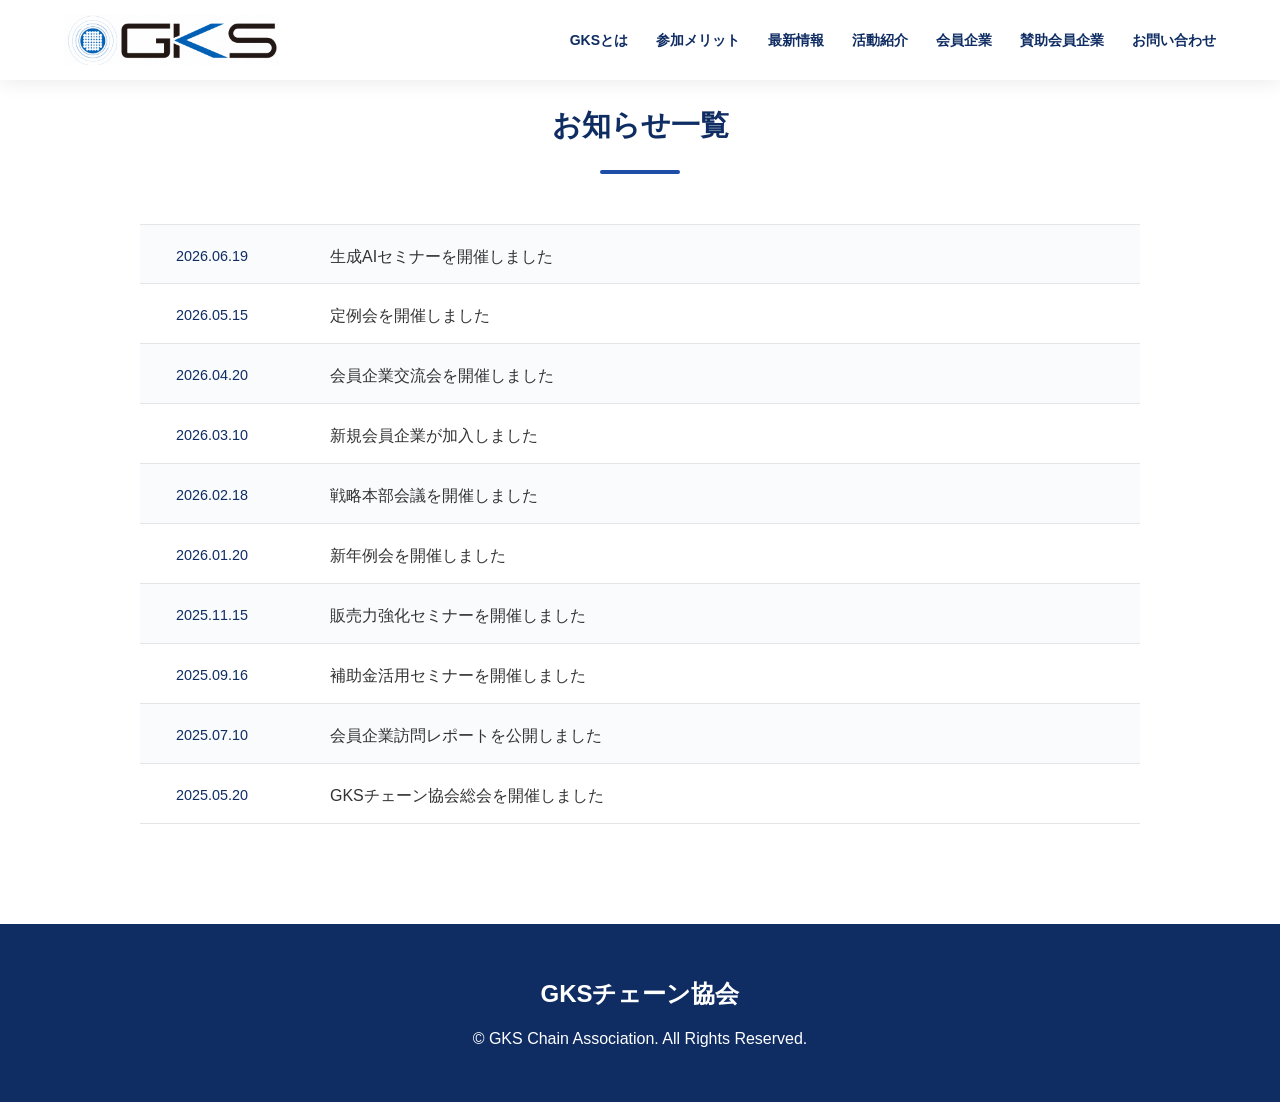
<file: docs/news.html>
<!DOCTYPE html>
<html lang="ja">

<head>
  <meta charset="UTF-8">
  <meta name="viewport" content="width=device-width, initial-scale=1.0">
  <title>GKSチェーン協会</title>
  <link rel="stylesheet" href="css/style.css">
  <link rel="stylesheet" href="css/news.css">
</head>

<body>

  <!-- ヘッダー -->
  <header class="site-header">
    <div class="header-inner">
      <h1 class="logo">
        <a href="index.html">
          <img src="image/logo/logo.png" alt="GKSチェーン協会">
        </a>
      </h1>

      <button class="hamburger">
        <span></span>
        <span></span>
        <span></span>
      </button>

      <nav class="global-nav">
        <ul>
          <li><a href="index.html#about">GKSとは</a></li>
          <li><a href="index.html#merit">参加メリット</a></li>
          <li><a href="index.html#news">最新情報</a></li>
          <li><a href="index.html#activity">活動紹介</a></li>
          <li><a href="index.html#member-list">会員企業</a></li>
          <li><a href="index.html#support-member">賛助会員企業</a></li>
          <li><a href="index.html#contact">お問い合わせ</a></li>
        </ul>
      </nav>
    </div>
  </header>



  <main>

    <section class="news-page">

      <div class="section-inner">

        <h2>お知らせ一覧</h2>

        <article class="news-item">
          <time datetime="2026-06-19">2026.06.19</time>
          <h3><a href="news/20260619.html">生成AIセミナーを開催しました</a></h3>
        </article>

        <article class="news-item">
          <time datetime="2026-05-15">2026.05.15</time>
          <h3><a href="news/20260515.html">定例会を開催しました</a></h3>
        </article>

        <article class="news-item">
          <time datetime="2026-04-20">2026.04.20</time>
          <h3><a href="news/20260420.html">会員企業交流会を開催しました</a></h3>
        </article>

        <article class="news-item">
          <time datetime="2026-03-10">2026.03.10</time>
          <h3><a href="news/20260310.html">新規会員企業が加入しました</a></h3>
        </article>

        <article class="news-item">
          <time datetime="2026-02-18">2026.02.18</time>
          <h3><a href="news/20260218.html">戦略本部会議を開催しました</a></h3>
        </article>

        <article class="news-item">
          <time datetime="2026-01-20">2026.01.20</time>
          <h3><a href="news/20260120.html">新年例会を開催しました</a></h3>
        </article>

        <article class="news-item">
          <time datetime="2025-11-15">2025.11.15</time>
          <h3><a href="news/20251115.html">販売力強化セミナーを開催しました</a></h3>
        </article>

        <article class="news-item">
          <time datetime="2025-09-16">2025.09.16</time>
          <h3><a href="news/20250916.html">補助金活用セミナーを開催しました</a></h3>
        </article>

        <article class="news-item">
          <time datetime="2025-07-10">2025.07.10</time>
          <h3><a href="news/20250710.html">会員企業訪問レポートを公開しました</a></h3>
        </article>

        <article class="news-item">
          <time datetime="2025-05-20">2025.05.20</time>
          <h3><a href="news/20250520.html">GKSチェーン協会総会を開催しました</a></h3>
        </article>

      </div>

    </section>

  </main>


  <!-- フッター -->
  <footer class="site-footer">
    <div class="footer-inner">

      <p>GKSチェーン協会</p>

      <nav class="footer-nav">
      </nav>

      <p>&copy; GKS Chain Association. All Rights Reserved.</p>

    </div>
  </footer>
  <script src="js/script.js"></script>
</body>

</html>
</file>
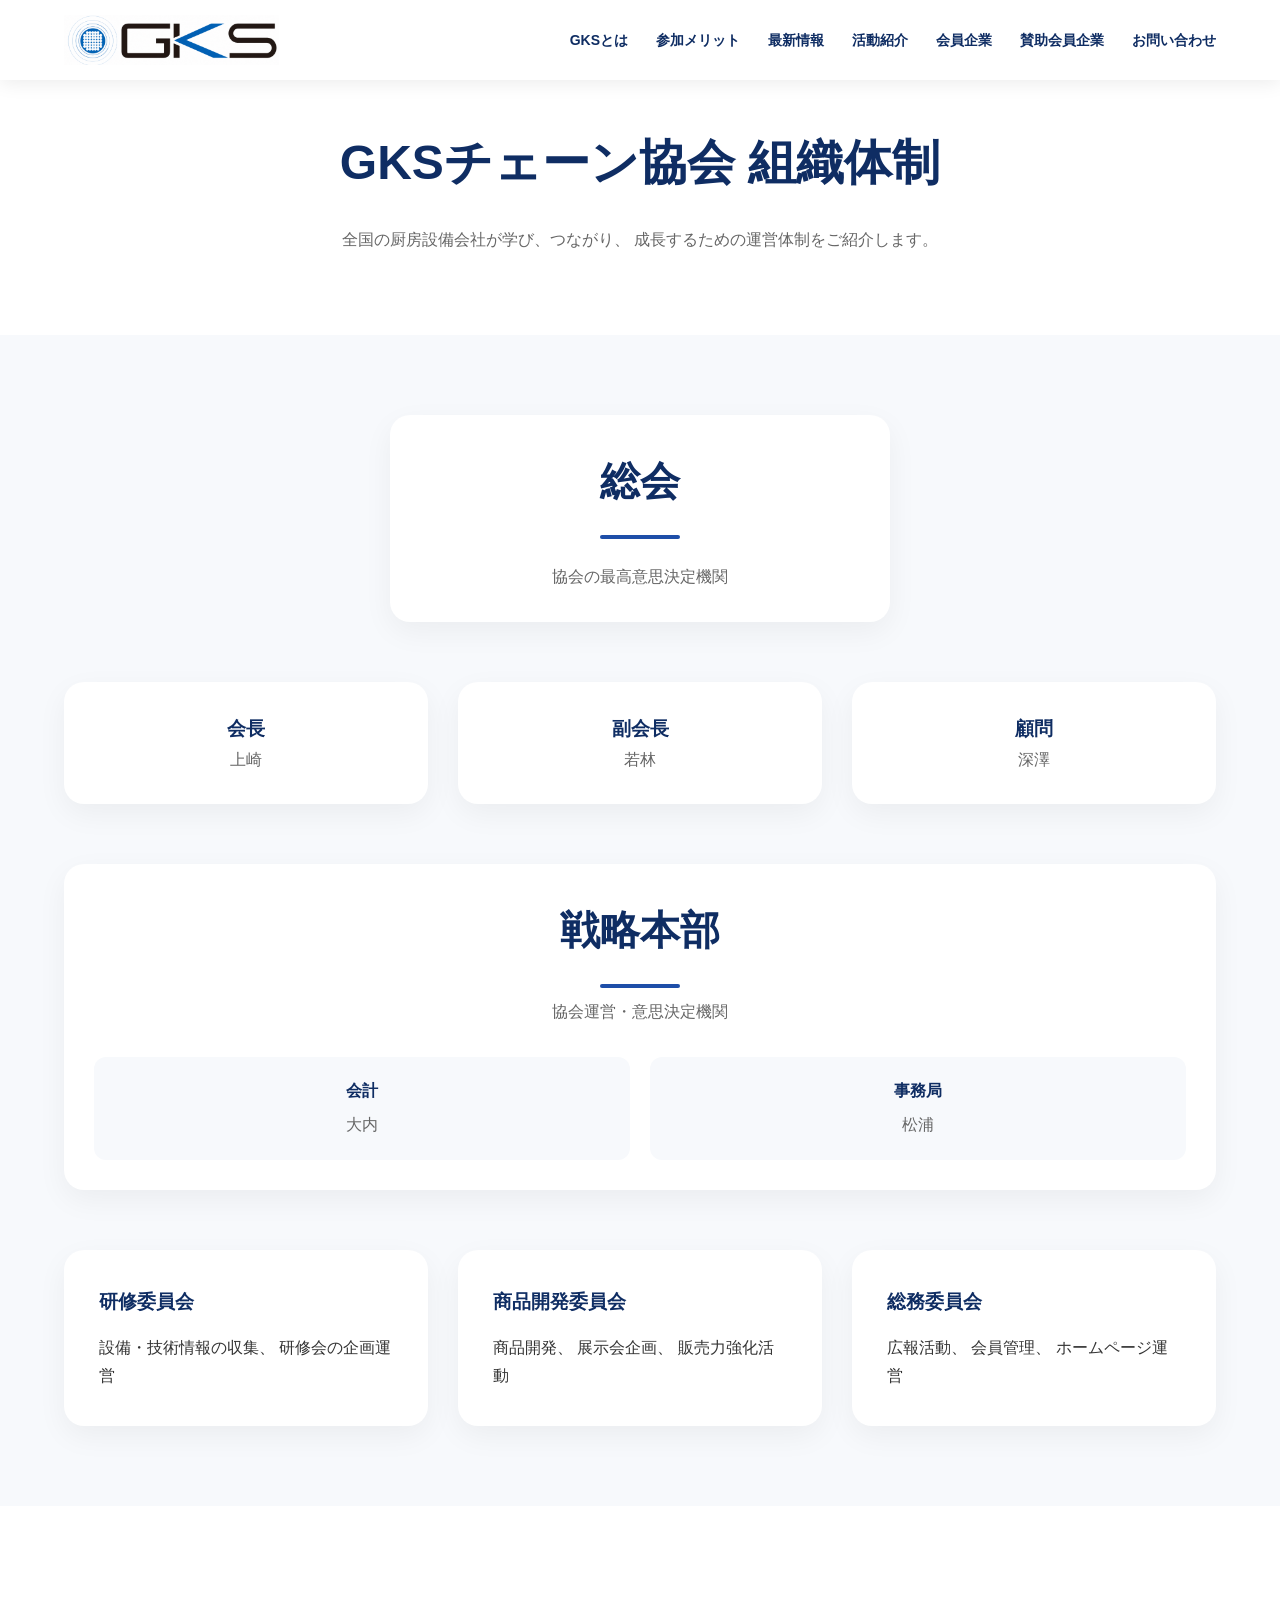
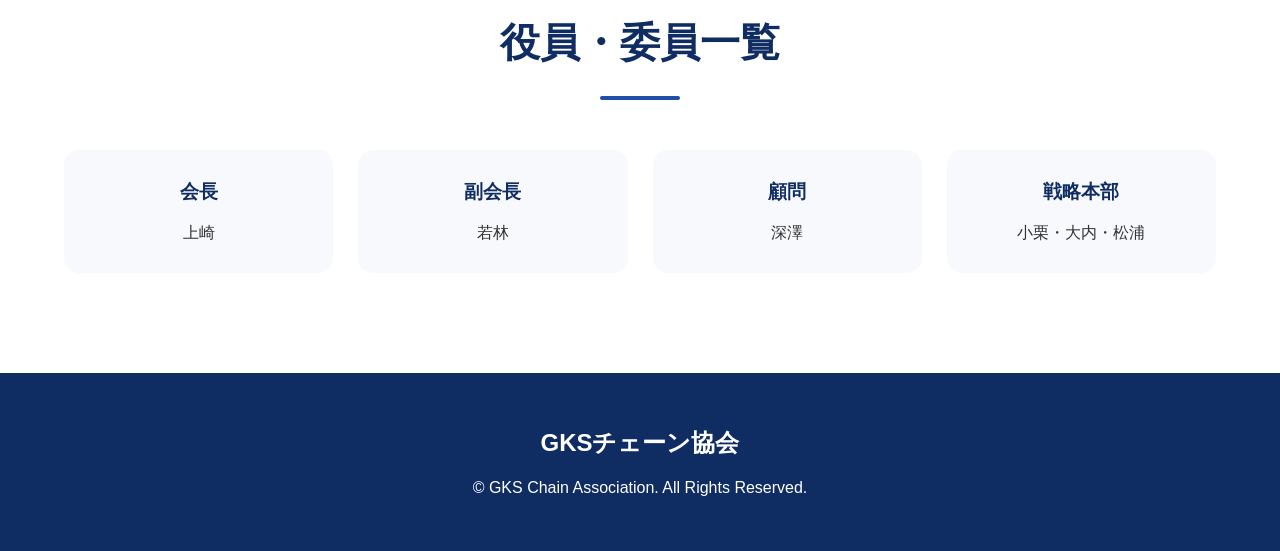
<file: docs/organization.html>
<!DOCTYPE html>
<html lang="ja">

<head>
  <meta charset="UTF-8">
  <meta name="viewport" content="width=device-width, initial-scale=1.0">
  <title>GKSチェーン協会</title>
  <link rel="stylesheet" href="css/style.css">
  <link rel="stylesheet" href="css/organization.css">
</head>

<body>

  <!-- ヘッダー -->
  <header class="site-header">
    <div class="header-inner">
      <h1 class="logo">
        <a href="index.html">
          <img src="image/logo/logo.png" alt="GKSチェーン協会">
        </a>
      </h1>

      <button class="hamburger">
        <span></span>
        <span></span>
        <span></span>
      </button>

      <nav class="global-nav">
        <ul>
          <li><a href="index.html#about">GKSとは</a></li>
          <li><a href="index.html#merit">参加メリット</a></li>
          <li><a href="index.html#news">最新情報</a></li>
          <li><a href="index.html#activity">活動紹介</a></li>
          <li><a href="index.html#member-list">会員企業</a></li>
          <li><a href="index.html#support-member">賛助会員企業</a></li>
          <li><a href="index.html#contact">お問い合わせ</a></li>
        </ul>
      </nav>
    </div>
  </header>


  <body>

    <header class="page-header">

      <div class="container">

        <h1>GKSチェーン協会 組織体制</h1>

        <p>
          全国の厨房設備会社が学び、つながり、
          成長するための運営体制をご紹介します。
        </p>

      </div>

    </header>

    <main>

      <section class="organization">

        <div class="container">

          <div class="org-card general">

            <h2>総会</h2>

            <p>協会の最高意思決定機関</p>

          </div>


          <div class="org-top">

            <div class="org-card">
              <h3>会長</h3>
              <p>上崎</p>
            </div>

            <div class="org-card">
              <h3>副会長</h3>
              <p>若林</p>
            </div>

            <div class="org-card">
              <h3>顧問</h3>
              <p>深澤</p>
            </div>

          </div>


          <div class="org-card strategy">

            <h2>戦略本部</h2>

            <p>協会運営・意思決定機関</p>

            <div class="sub-grid">

              <div>
                <h4>会計</h4>
                <p>大内</p>
              </div>

              <div>
                <h4>事務局</h4>
                <p>松浦</p>
              </div>

            </div>

          </div>


          <div class="committee-area">

            <article class="committee-card">

              <h3>研修委員会</h3>

              <p>
                設備・技術情報の収集、
                研修会の企画運営
              </p>

            </article>

            <article class="committee-card">

              <h3>商品開発委員会</h3>

              <p>
                商品開発、
                展示会企画、
                販売力強化活動
              </p>

            </article>

            <article class="committee-card">

              <h3>総務委員会</h3>

              <p>
                広報活動、
                会員管理、
                ホームページ運営
              </p>

            </article>

          </div>

        </div>

      </section>


      <section class="member-list">

        <div class="container">

          <h2>役員・委員一覧</h2>

          <div class="member-grid">

            <div class="member-card">
              <h3>会長</h3>
              <p>上崎</p>
            </div>

            <div class="member-card">
              <h3>副会長</h3>
              <p>若林</p>
            </div>

            <div class="member-card">
              <h3>顧問</h3>
              <p>深澤</p>
            </div>

            <div class="member-card">
              <h3>戦略本部</h3>
              <p>小栗・大内・松浦</p>
            </div>

          </div>

        </div>

      </section>

    </main>

    <!-- フッター -->
    <footer class="site-footer">
      <div class="footer-inner">

        <p>GKSチェーン協会</p>

        <nav class="footer-nav">
        </nav>

        <p>&copy; GKS Chain Association. All Rights Reserved.</p>

      </div>
    </footer>
    <script src="js/script.js"></script>
  </body>

</html>
</file>
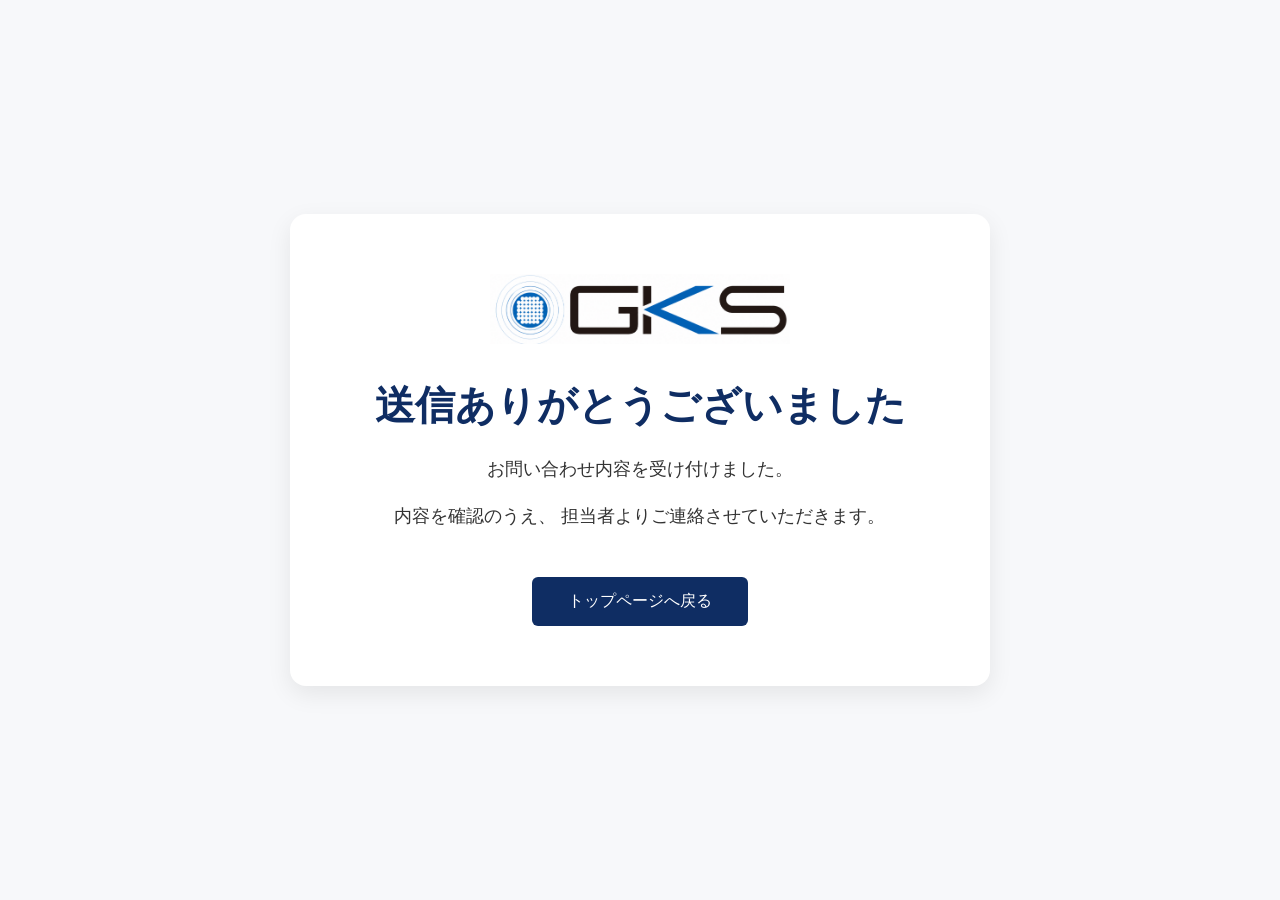
<file: docs/thanks.html>
<!DOCTYPE html>
<html lang="ja">

<head>
  <meta charset="UTF-8">
  <meta name="viewport" content="width=device-width, initial-scale=1.0">
  <title>送信完了 | GKSチェーン協会</title>

  <style>
    * {
      margin: 0;
      padding: 0;
      box-sizing: border-box;
    }

    body {
      font-family: "Yu Gothic", "YuGothic", "Noto Sans JP", sans-serif;
      background: #f7f8fa;
      color: #333;
    }

    .thanks {
      min-height: 100vh;

      display: flex;
      justify-content: center;
      align-items: center;

      padding: 30px;
    }

    .thanks-box {

      max-width: 700px;
      width: 100%;

      background: #fff;

      padding: 60px;

      border-radius: 16px;

      text-align: center;

      box-shadow: 0 8px 24px rgba(0, 0, 0, .08);
    }

    .thanks-box h1 {
      color: #0F2D63;
      font-size: 40px;
      margin-bottom: 20px;
    }

    .thanks-box p {
      font-size: 18px;
      line-height: 1.8;
      margin-bottom: 15px;
    }

    .home-btn {

      display: inline-block;

      margin-top: 30px;

      background: #0F2D63;

      color: #fff;

      padding: 14px 36px;

      border-radius: 6px;

      text-decoration: none;

      transition: .3s;
    }

    .home-btn:hover {
      background: #1E4EA8;
      transform: translateY(-3px);
    }

    .thanks-logo {
      width: 300px;
      height: auto;

      margin: 0 auto 30px;
    }
  </style>

</head>

<body>

  <section class="thanks">

    <div class="thanks-box">
      <img src="image/logo/logo.png" alt="GKSチェーン協会" class="thanks-logo">

      <h1>送信ありがとうございました</h1>

      <p>
        お問い合わせ内容を受け付けました。
      </p>

      <p>
        内容を確認のうえ、
        担当者よりご連絡させていただきます。
      </p>

      <a href="index.html" class="home-btn">
        トップページへ戻る
      </a>

    </div>

  </section>

</body>

</html>
</file>
<file: docs/css/style.css>
:root {
  --main: #0f2d63;
  --sub: #1e4ea8;
  --accent: #f28c28;
  --bg: #f7f8fa;
  --text: #333333;
  --white: #ffffff;
  --shadow: 0 8px 24px rgba(0, 0, 0, 0.08);
}

* {
  margin: 0;
  padding: 0;
  box-sizing: border-box;
}

html {
  scroll-behavior: smooth;
}

body {
  font-family: "Yu Gothic", "YuGothic", "Noto Sans JP", sans-serif;
  color: var(--text);
  line-height: 1.8;
  background: var(--white);
}

img {
  max-width: 100%;
  display: block;
}

a {
  color: inherit;
  text-decoration: none;
}

ul {
  list-style: none;
}

.sp-only {
  display: none;
}

/* ヘッダー */
.site-header {
  position: fixed;
  top: 0;
  left: 0;
  width: 100%;
  height: 80px;
  background: var(--white);
  z-index: 1000;
  box-shadow: 0 3px 18px rgba(0, 0, 0, 0.08);
}

.header-inner {
  max-width: 1200px;
  height: 100%;
  margin: 0 auto;
  padding: 0 24px;
  display: flex;
  justify-content: space-between;
  align-items: center;
}

.logo {
  font-size: 24px;
  color: var(--main);
  font-weight: 700;
  letter-spacing: 0.05em;
}

.global-nav ul {
  display: flex;
  gap: 28px;
}

.global-nav a {
  position: relative;
  font-size: 14px;
  font-weight: 700;
  color: var(--main);
}

.global-nav a::after {
  content: "";
  position: absolute;
  left: 0;
  bottom: -10px;
  width: 0;
  height: 3px;
  background: var(--sub);
  transition: width 0.3s ease;
}

.global-nav a:hover::after {
  width: 100%;
}


.hamburger {
  display: none;

  width: 40px;
  height: 40px;

  background: none;
  border: none;

  padding: 0;

  position: relative;

  cursor: pointer;
}

.hamburger span {
  position: absolute;

  left: 6px;

  width: 28px;
  height: 3px;

  background: var(--main);

  transition: .3s;
}

.hamburger span:nth-child(1) {
  top: 10px;
}

.hamburger span:nth-child(2) {
  top: 18px;
}

.hamburger span:nth-child(3) {
  top: 26px;
}

.menu-overlay {
  position: fixed;
  inset: 0;

  background: rgba(0, 0, 0, .4);

  opacity: 0;
  visibility: hidden;

  transition: .3s;
}

.hamburger:hover {
  background: rgba(30, 78, 168, .08);
  border-radius: 8px;
}

@media (max-width:900px) {

  .site-header {
    position: relative;
  }

  .hamburger {

    display: block;

    position: absolute;

    top: 25px;
    right: 20px;

    z-index: 1001;

  }

  .global-nav {
    position: fixed;

    top: 80px;
    right: -100%;

    width: 280px;
    height: calc(100vh - 80px);

    background: #fff;

    transition: .3s;

    box-shadow: -5px 0 20px rgba(0, 0, 0, .1);
  }

  .global-nav.active {
    right: 0;
  }

  .global-nav ul {
    flex-direction: column;

    padding: 40px 20px;
  }

  .global-nav li {
    border-bottom: 1px solid #eee;
  }

  .global-nav a {
    display: block;
    padding: 15px 0;
  }

  .sp-only {
    display: block;
  }

  .fv-text {
    text-align: center;
  }
}


/* ロゴ */
.logo img {
  height: 50px;
  width: auto;
}


/* ファーストビュー */
.fv {
  position: relative;
  height: 700px;
  margin-top: 80px;
  overflow: hidden;
  display: flex;
  align-items: center;
}

.fv-slider {
  position: absolute;
  inset: 0;
  z-index: 1;
}

.fv-slider img {
  position: absolute;
  inset: 0;
  width: 100%;
  height: 100%;
  object-fit: cover;
}

.fv::before {
  content: "";
  position: absolute;
  inset: 0;
  background: rgba(255, 255, 255, 0.65);
  z-index: 2;
}

.fv::after {
  content: "";
  position: absolute;
  inset: 0;
  background-image: radial-gradient(var(--sub) 1px, transparent 1px);
  background-size: 18px 18px;
  opacity: 0.18;
  z-index: 3;
}

.fv-text {
  position: relative;
  z-index: 4;
  max-width: 1200px;
  width: 100%;
  margin: 0 auto;
  padding: 0 24px;
  color: var(--main);
  text-align: left;
}

.fv-text h2 {
  text-align: left;
}

.fv-text p:first-child {
  font-size: 22px;
  font-weight: 700;
  margin-bottom: 18px;
}

.fv-text h2 {
  font-size: 56px;
  line-height: 1.4;
  margin-bottom: 24px;
  letter-spacing: 0.08em;
}

.fv-text p {
  font-size: 18px;
  font-weight: 600;
  margin-bottom: 32px;
}

.fv h2::after {
  content: none;
}

/* ボタン */
.btn,
button {
  display: inline-block;
  background: var(--main);
  color: var(--white);
  padding: 14px 36px;
  border-radius: 4px;
  font-weight: 700;
  border: none;
  cursor: pointer;
  transition: 0.3s ease;
}

.btn:hover,
button:hover {
  background: var(--sub);
  transform: translateY(-3px);
}

/* 共通 */
section {
  padding: 120px 24px;
}

.section-inner {
  max-width: 1200px;
  margin: 0 auto;
}

section h2 {
  text-align: center;
  font-size: 40px;
  color: var(--main);
  margin-bottom: 24px;
  position: relative;
}

section h2::after {
  content: "";
  display: block;
  width: 80px;
  height: 4px;
  background: var(--sub);
  margin: 18px auto 0;
  border-radius: 2px;
}

section>.section-inner>p {
  text-align: center;
  margin-bottom: 48px;
  font-size: 17px;
}

/* カード共通 */
.news-item,
.merit-item,
.activity-list article,
.member-block,
.history-list article,
.ai-list article {
  background: var(--white);
  border-radius: 12px;
  box-shadow: var(--shadow);
  overflow: hidden;
  transition: 0.3s ease;
}

.news-item:hover,
.merit-item:hover,
.activity-list article:hover,
.member-block:hover,
.history-list article:hover,
.ai-list article:hover {
  transform: translateY(-8px);
}

/* 最新情報 */
.news {
  background: var(--bg);
}

.news-list {
  display: grid;
  grid-template-columns: repeat(3, 1fr);
  gap: 28px;
}

.news-item {
  padding-bottom: 24px;
}

.news-item img {
  width: 100%;
  height: 220px;
  object-fit: cover;
}

.news-item time {
  display: block;
  color: var(--sub);
  font-weight: 700;
  padding: 20px 24px 6px;
}

.news-item h3 {
  color: var(--main);
  font-size: 20px;
  padding: 0 24px;
  margin-bottom: 10px;
}

.news-item p {
  padding: 0 24px;
}

.news-button {
  text-align: center;
  margin-top: 50px;
}

/* GKSとは */
.about-content {
  display: grid;
  grid-template-columns: 1fr 1fr;
  gap: 56px;
  align-items: center;
}

.about-text p {
  font-size: 18px;
  font-weight: 400;
  margin-bottom: 24px;
}

.about-images {
  position: relative;
  min-height: 420px;
}

.about-images img {
  width: 78%;
  height: 280px;
  object-fit: cover;
  border-radius: 12px;
  box-shadow: var(--shadow);
}

.about-images img:nth-child(2) {
  position: absolute;
  right: 0;
  bottom: 0;
}

.about {
  position: relative;
  overflow: hidden;
}

.about {
  position: relative;
  overflow: hidden;
}

.about::before {
  content: "";

  position: absolute;

  width: 1000px;
  height: 1000px;

  background: url("../image/logo/logo02.png") center/contain no-repeat;

  opacity: 0.2;

  left: -230px;
  top: 50%;

  transform: translateY(-50%);

  pointer-events: none;

  z-index: 0;
}


@media (max-width:900px) {

  .about::before {

    width: 600px;
    height: 600px;

    top: 200px;
    left: 0px;

  }

}


@media (max-width:768px) {

  .about::before {

    width: 500px;
    height: 500px;

    top: 200px;
    left: 0px;

  }

}



.about .section-inner {
  position: relative;
  z-index: 1;
}




/* 参加メリット */
.merit {
  background: var(--bg);
}

.merit-list {
  display: grid;
  grid-template-columns: repeat(4, 1fr);
  gap: 24px;
}

.merit-item {
  padding: 28px;
  text-align: center;
}

.merit-item img {
  width: 70%;
  height: 150px;
  object-fit: contain;
  margin: 0 auto 22px;
}

.merit-item h3 {
  color: var(--main);
  font-size: 20px;
  margin-bottom: 12px;
}



/* 活動紹介 */
.activity-list {
  display: grid;
  grid-template-columns: repeat(4, 1fr);
  gap: 24px;
}

.activity-list article {
  text-align: center;
}

.activity-list img {
  width: 100%;
  height: 170px;

  object-fit: cover;

  filter: grayscale(.95) saturate(.7);

  transition: .4s ease;
  image-rendering: auto;
}

.activity-list article:hover img {
  filter: grayscale(0) saturate(1);

  transform: scale(1.05);
}




.activity-list article:hover img {
  transform: scale(1.05);
}

.activity-list h3 {
  color: var(--main);
  padding: 18px;
  font-size: 18px;
}



/* 会員企業 */
.member {
  background: var(--bg);
}

.member .section-inner {
  display: grid;
  grid-template-columns: 1fr 1fr;
  gap: 32px;
}

.member h2 {
  grid-column: 1 / -1;
}

.member-block {
  padding: 30px;
  text-align: center;
}



.member-block img {
  width: 80%;
  height: 260px;
  object-fit: contain;
  margin: 0 auto 22px;
}

.member-block h3 {
  color: var(--main);
  font-size: 24px;
  margin-bottom: 12px;
}

.network-lead {
  grid-column: 1 / -1;
  text-align: center;

  max-width: 800px;

  margin: 40px auto 0;

  line-height: 1.8;

  color: #666;

  font-size: 18px;
}


/* =====================================
   協会の歴史
===================================== */

.history {
  padding: 100px 20px;
  background: #F7F9FD;
}

.history h2 {
  text-align: center;
  font-size: 42px;
  color: #0F2D63;
  margin-bottom: 20px;
}

.history-lead {
  text-align: center;
  max-width: 800px;
  margin: 0 auto 80px;

  line-height: 1.8;
  color: #666;
}


/* =====================================
   タイムライン
===================================== */

.history-timeline {
  position: relative;

  display: grid;
  grid-template-columns: repeat(3, 1fr);

  gap: 50px;
}

.history-line {
  position: absolute;

  top: 365px;

  left: 16%;
  right: 16%;

  height: 4px;

  background: #2F58C9;

  z-index: 1;
}


/* =====================================
   カード
===================================== */

.history-card {
  position: relative;

  background: #fff;

  border-radius: 24px;

  overflow: hidden;

  box-shadow: 0 10px 30px rgba(0, 0, 0, .08);

  z-index: 2;

  transition: .3s;
}

.history-card:hover {
  transform: translateY(-5px);
}

.history-card img {
  width: 100%;
  height: 320px;

  object-fit: cover;

  display: block;
}


/* =====================================
   過去・現在・未来
===================================== */

.history-stage {
  display: inline-block;

  margin: 25px auto 0;

  padding: 10px 28px;

  background: #2F58C9;

  color: #fff;

  border-radius: 999px;

  font-size: 18px;
  font-weight: 700;

  position: relative;

  left: 50%;
  transform: translateX(-50%);
}


/* =====================================
   本文
===================================== */

.history-card-body {
  padding: 30px 40px 45px;
}

.history-card h3 {
  text-align: center;

  font-size: 24px;
  color: #0F2D63;

  margin-bottom: 25px;

  line-height: 1.4;
}

.history-card p {
  text-align: center;

  line-height: 2;

  color: #666;

  font-size: 16px;
}


/* =====================================
   下部メッセージ
===================================== */

.history-point {
  margin-top: 35px;

  background: #EEF3FF;

  border-radius: 16px;

  padding: 18px;

  text-align: center;

  color: #0F2D63;

  font-weight: 700;

  font-size: 18px;
}


/* =====================================
   締めメッセージ
===================================== */

.history-message {
  max-width: 750px;

  margin: 80px auto 0;

  text-align: center;

  color: #0F2D63;

  font-size: 24px;
  font-weight: 700;

  line-height: 1.8;
}


/* =====================================
   タブレット
===================================== */

@media(max-width:1024px) {

  .history-timeline {
    grid-template-columns: 1fr;
  }

  .history-line {
    display: none;
  }

  .history-card h3 {
    font-size: 32px;
  }

}


/* =====================================
   スマホ
===================================== */

@media(max-width:768px) {

  .history {
    padding: 70px 20px;
  }

  .history h2 {
    font-size: 30px;
  }

  .history-lead {
    margin-bottom: 50px;
  }

  .history-card img {
    height: 220px;
  }

  .history-stage {
    font-size: 16px;
    padding: 8px 20px;
  }

  .history-card-body {
    padding: 25px 20px 30px;
  }

  .history-card h3 {
    font-size: 24px;
  }

  .history-card p {
    font-size: 15px;
  }

  .history-point {
    font-size: 15px;
    padding: 15px;
  }

  .history-message {
    max-width: 700px;

    margin: 80px auto 0;

    text-align: center;

    color: #0F2D63;

    font-size: 24px;
    font-weight: 700;

    line-height: 1.8;
  }

}







/* 会長メッセージ */
.chairman {
  background: var(--bg);
}

.chairman-content {
  display: grid;
  grid-template-columns: 4fr 6fr;
  gap: 48px;
  align-items: center;
  background: var(--white);
  padding: 48px;
  border-radius: 16px;
  box-shadow: var(--shadow);
}

.chairman-content img {
  width: 100%;
  height: 360px;
  object-fit: cover;
  border-radius: 12px;
}

.chairman-text p {
  font-size: 18px;
  margin-bottom: 22px;
}

/* お問い合わせ */
.contact form {
  max-width: 800px;
  margin: 0 auto;
  background: var(--white);
  padding: 48px;
  border-radius: 16px;
  box-shadow: var(--shadow);
}

.contact form div {
  margin-bottom: 24px;
}

.contact label {
  display: block;
  font-weight: 700;
  color: var(--main);
  margin-bottom: 8px;
}

.contact input,
.contact textarea {
  width: 100%;
  padding: 14px 16px;
  border: 1px solid #d8dde8;
  border-radius: 8px;
  font-size: 16px;
}

.contact textarea {
  height: 160px;
}

.contact input:focus,
.contact textarea:focus {
  outline: none;
  border-color: var(--sub);
  box-shadow: 0 0 0 3px rgba(30, 78, 168, 0.15);
}

.contact button {
  width: 100%;
  font-size: 17px;
}

/* フッター */
.site-footer {
  background: var(--main);
  color: var(--white);
  padding: 48px 24px;
  text-align: center;
}

.site-footer p:first-child {
  font-size: 24px;
  font-weight: 700;
  margin-bottom: 10px;
}

/* レスポンシブ */
@media (max-width: 900px) {
  .site-header {
    height: auto;
  }

  .header-inner {
    display: flex;
    justify-content: center;
    align-items: center;
    padding: 18px 24px;
  }

  .logo {
    margin: 0 auto;
  }

  .logo img {
    height: 38px;
  }

  .global-nav ul {
    flex-wrap: wrap;
    justify-content: center;
    gap: 16px;
  }

  .fv {
    margin-top: 0px;
    height: 620px;
  }

  .fv-text h2 {
    font-size: 40px;
  }

  .news-list,
  .merit-list,
  .activity-list,
  .history-list,
  .ai-list,
  .about-content,
  .member .section-inner,
  .chairman-content {
    grid-template-columns: 1fr;
  }

  .about-images {
    min-height: auto;
  }

  .about-images img,
  .about-images img:nth-child(2) {
    position: static;
    width: 100%;
    margin-bottom: 20px;
  }

  section {
    padding: 80px 20px;
  }

  .fv-text {
    text-align: center;
  }

  .fv-text h2 {
    text-align: center;
  }








}

@media (max-width: 600px) {
  .logo {
    font-size: 20px;
  }

  .global-nav a {
    font-size: 13px;
  }

  .fv {
    height: 560px;
  }

  .fv-text h2 {
    font-size: 32px;
  }

  .fv-text p {
    font-size: 16px;
  }

  section h2 {
    font-size: 30px;
  }

  .contact form,
  .chairman-content {
    padding: 28px;
  }

}


@media (max-width:900px) and (orientation:landscape) {

  .news-item img {
    height: 280px;
  }

  .activity-list img {
    height: 280px;
  }

  .history-card img {
    height: 280px;
  }

  .history-card img {
    height: 280px;
  }

  .chairman-content img {
    height: 400px;
    object-position: center top;
  }

}



.fadein {
  opacity: 0;
  transform: translateY(40px);

  transition: 1s;
}

.fadein.show {
  opacity: 1;
  transform: translateY(0);
}
</file>
<file: docs/css/map.css>
/* ==========================
   全国ネットワークマップ
========================== */

.map {
    text-align: center;
}

.map .section-inner {
    max-width: 1300px;
}

.japan-map {
    position: relative;
    max-width: 1200px;
    margin: 40px auto 0;
}

.japan-map img {
    width: 100%;
    display: block;
}

.map-point {
    position: absolute;
}

.dot {
    width: 12px;
    height: 12px;

    background: #0F2D63;

    border-radius: 50%;

    cursor: pointer;

    position: relative;
}

.dot::after {
    content: "";

    position: absolute;

    inset: -5px;

    border: 2px solid #0F2D63;

    border-radius: 50%;

    animation: pulse 2s infinite;
}


.dot.multi {

    width: 14px;
    height: 14px;

    display: flex;
    justify-content: center;
    align-items: center;

    background: #0F2D63;

    color: #fff;

    font-size: 12px;
    font-weight: 700;

    border-radius: 50%;
}

.dot.multi::after {
    content: "";

    position: absolute;

    inset: -1px;

    border: 2px solid #0F2D63;

    border-radius: 50%;

    animation: pulse 2s infinite;
}


@keyframes pulse {

    0% {
        transform: scale(1);
        opacity: 0.8;
    }

    100% {
        transform: scale(2);
        opacity: 0.2;
    }

}

.tooltip {
    position: absolute;

    bottom: 30px;
    left: 50%;

    transform: translateX(-50%);

    width: 220px;

    background: #fff;

    padding: 12px;

    border-radius: 8px;

    box-shadow: 0 10px 25px rgba(0, 0, 0, .15);

    text-align: center;

    opacity: 0;
    visibility: hidden;

    transition: .3s;

    z-index: 100;
}

.map-point:hover .tooltip {
    opacity: 1;
    visibility: visible;
}

.tooltip a {
    display: inline-block;

    margin-top: 12px;

    padding: 6px 16px;

    background: #0F2D63;

    color: #fff;

    border-radius: 8px;

    font-weight: 700;

    text-decoration: none;

    transition: .3s;
}

.tooltip a:hover {
    background: #1B4AA0;
}

.map-point.active .tooltip {
    opacity: 1;
    visibility: visible;
}




.oohashi {
    top: 17.1%;
    left: 70.8%;
}

.toho {
    top: 57.6%;
    left: 66.5%;
}

.hyodo {
    top: 57.8%;
    left: 63.5%;
}

.marubeni {
    top: 60.3%;
    left: 62.2%;
}

/* NRT、flexworks */
.tokyo01 {
    top: 61.6%;
    left: 63.5%;
}

.sanei {
    top: 63.6%;
    left: 62.5%;
}

.techno {
    top: 55.4%;
    left: 56.9%;
}

.torei {
    top: 62.4%;
    left: 58.1%;
}

.maruzen {
    top: 67.6%;
    left: 55%
}


/* 三岳、アルコ */
.aichi {
    top: 64%;
    left: 50.2%;
}

.seiko {
    top: 63.8%;
    left: 49.9%;
}

.suzukan {
    top: 66.2%;
    left: 49.9%;
}

.ravo {
    top: 59%;
    left: 48.7%;
}

.taiyo {
    top: 65.6%;
    left: 47.5%;
}

.sanwa {
    top: 68%;
    left: 45.3%;
}

.daiyacosmo {
    top: 68.8%;
    left: 47%;
}

.riseup {
    top: 66%;
    left: 42.5%;
}

.ainas {
    top: 69.8%;
    left: 42.3%;
}

.fukui {
    top: 67.8%;
    left: 38.5%;
}

.uematsu {
    top: 72.2%;
    left: 33.5%;
}

.mk {
    top: 73.6%;
    left: 23.3%;
}

.ito {
    top: 75.6%;
    left: 23.3%;
}

.sendai {
    top: 85.2%;
    left: 21.8%;
}
</file>
<file: docs/css/member.css>
/* =====================================
   GKS会員企業一覧
===================================== */

/* =========================
   会員一覧
========================= */

.member-list-section {
    padding: 100px 20px;
}

.member-list-section h2 {
    text-align: center;
    font-size: 36px;
    color: #0F2D63;
    margin-bottom: 15px;
}

.section-lead {
    text-align: center;
    color: #666;
    margin-bottom: 60px;
}

.prefecture-list {
    max-width: 1000px;

    margin: 0 auto;

    display: grid;
    grid-template-columns: repeat(2, 1fr);

    gap: 20px;
}


/* =========================
   都道府県アコーディオン
========================= */

.prefecture-item {
    background: #ebeff8;

    border: 1px solid #E5EAF3;
    border-radius: 16px;

    margin-bottom: 20px;

    overflow: hidden;

    box-shadow: 0 5px 20px rgba(0, 0, 0, .05);
}

.support-member .prefecture-list {
    max-width: 700px;
    margin: 0 auto;
    grid-template-columns: 1fr;
}

.prefecture-item summary {
    list-style: none;

    padding: 30px;

    display: flex;
    align-items: center;
    justify-content: space-between;

    cursor: pointer;

    color: #0F2D63;

    font-size: 22px;
    font-weight: 700;

    transition: .3s;
}

.prefecture-item summary:hover {
    background: #dadadb;
}

.prefecture-item summary::-webkit-details-marker {
    display: none;
}

.prefecture-item summary span {
    display: inline-flex;
    justify-content: center;
    align-items: center;

    min-width: 48px;
    height: 36px;

    padding: 0 14px;

    background: #EDF3FF;

    color: #0F2D63;

    border-radius: 999px;

    font-size: 14px;
    font-weight: 700;
}

.prefecture-item summary::after {
    content: "+";

    font-size: 32px;
    font-weight: 300;

    color: #0F2D63;

    transition: .3s;
}

.prefecture-item[open] summary::after {
    content: "−";
}


/* =========================
   展開エリア
========================= */

.member-list {
    padding: 0 30px 30px;
}


/* =========================
   会員企業カード
========================= */

.member-company {
    background: #fff;

    border: 1px solid #E5EAF3;
    border-radius: 12px;

    margin-top: 20px;

    overflow: hidden;

    transition: .3s;
}

.member-company:hover {
    transform: translateY(-2px);

    box-shadow: 0 10px 25px rgba(15, 45, 99, .08);
}


/* 会社名 */

.member-company h3 {
    margin: 0;

    background: #0F2D63;

    color: #fff;

    padding: 18px 24px;

    font-size: 22px;
    font-weight: 700;
}


/* 会社情報 */

.member-company .president,
.member-company .address,
.member-company .tel,
.member-company .fax {
    padding: 0 24px;
}

.member-company .president {
    margin-top: 24px;

    font-weight: 700;

    color: #333;
}

.member-company .address {
    margin-top: 16px;

    line-height: 1.8;

    color: #555;
}

.member-company .tel,
.member-company .fax {
    margin-top: 10px;

    color: #555;
}


/* WEBボタン */

.member-company a {
    display: inline-flex;
    align-items: center;

    margin: 24px;

    color: #0F2D63;

    font-weight: 700;

    text-decoration: none;

    transition: .3s;
}

.member-company a::before {
    content: "→";

    margin-right: 8px;
}

.member-company a:hover {
    opacity: .7;
}


/* =========================
   空データ
========================= */

.empty-text {
    text-align: center;

    color: #999;

    padding: 30px;
}


/* =========================
   スマホ
========================= */

@media (max-width:768px) {


    .prefecture-list {
        grid-template-columns: 1fr;
    }

    .prefecture-item summary {
        padding: 20px;
    }

    .prefecture-item summary h3 {
        font-size: 18px;
    }


    .member-list-section {
        padding: 70px 20px;
    }

    .member-list-section h2 {
        font-size: 28px;
    }

    .section-lead {
        margin-bottom: 40px;
    }

    .prefecture-item summary {
        padding: 20px;

        font-size: 18px;
    }

    .member-list {
        padding: 0 20px 20px;
    }

    .member-company h3 {
        padding: 15px 18px;

        font-size: 18px;
    }

    .member-company .president,
    .member-company .address,
    .member-company .tel,
    .member-company .fax {
        padding: 0 18px;
    }

    .member-company a {
        margin: 20px 18px;
    }

}
</file>
<file: public_html/css/style.css>
:root {
  --main: #0f2d63;
  --sub: #1e4ea8;
  --accent: #f28c28;
  --bg: #f7f8fa;
  --text: #333333;
  --white: #ffffff;
  --shadow: 0 8px 24px rgba(0, 0, 0, 0.08);
}

* {
  margin: 0;
  padding: 0;
  box-sizing: border-box;
}

html {
  scroll-behavior: smooth;
}

body {
  font-family: "Yu Gothic", "YuGothic", "Noto Sans JP", sans-serif;
  color: var(--text);
  line-height: 1.8;
  background: var(--white);
}

img {
  max-width: 100%;
  display: block;
}

a {
  color: inherit;
  text-decoration: none;
}

ul {
  list-style: none;
}

.sp-only {
  display: none;
}

/* ヘッダー */
.site-header {
  position: fixed;
  top: 0;
  left: 0;
  width: 100%;
  height: 80px;
  background: var(--white);
  z-index: 1000;
  box-shadow: 0 3px 18px rgba(0, 0, 0, 0.08);
}

.header-inner {
  max-width: 1200px;
  height: 100%;
  margin: 0 auto;
  padding: 0 24px;
  display: flex;
  justify-content: space-between;
  align-items: center;
}

.logo {
  font-size: 24px;
  color: var(--main);
  font-weight: 700;
  letter-spacing: 0.05em;
}

.global-nav ul {
  display: flex;
  gap: 28px;
}

.global-nav a {
  position: relative;
  font-size: 14px;
  font-weight: 700;
  color: var(--main);
}

.global-nav a::after {
  content: "";
  position: absolute;
  left: 0;
  bottom: -10px;
  width: 0;
  height: 3px;
  background: var(--sub);
  transition: width 0.3s ease;
}

.global-nav a:hover::after {
  width: 100%;
}


.hamburger {
  display: none;

  width: 40px;
  height: 40px;

  background: none;
  border: none;

  padding: 0;

  position: relative;

  cursor: pointer;
}

.hamburger span {
  position: absolute;

  left: 6px;

  width: 28px;
  height: 3px;

  background: var(--main);

  transition: .3s;
}

.hamburger span:nth-child(1) {
  top: 10px;
}

.hamburger span:nth-child(2) {
  top: 18px;
}

.hamburger span:nth-child(3) {
  top: 26px;
}

.menu-overlay {
  position: fixed;
  inset: 0;

  background: rgba(0, 0, 0, .4);

  opacity: 0;
  visibility: hidden;

  transition: .3s;
}



@media (max-width:900px) {

  .hamburger {
    display: block;
  }

  .global-nav {
    position: fixed;

    top: 80px;
    right: -100%;

    width: 280px;
    height: calc(100vh - 80px);

    background: #fff;

    transition: .3s;

    box-shadow: -5px 0 20px rgba(0, 0, 0, .1);
  }

  .global-nav.active {
    right: 0;
  }

  .global-nav ul {
    flex-direction: column;

    padding: 40px 20px;
  }

  .global-nav li {
    border-bottom: 1px solid #eee;
  }

  .global-nav a {
    display: block;
    padding: 15px 0;
  }

  .sp-only {
    display: block;
  }

  .fv-text {
    text-align: center;
  }
}


/* ロゴ */
.logo img {
  height: 50px;
  width: auto;
}


/* ファーストビュー */
.fv {
  position: relative;
  height: 700px;
  margin-top: 80px;
  overflow: hidden;
  display: flex;
  align-items: center;
}

.fv-slider {
  position: absolute;
  inset: 0;
  z-index: 1;
}

.fv-slider img {
  position: absolute;
  inset: 0;
  width: 100%;
  height: 100%;
  object-fit: cover;
}

.fv::before {
  content: "";
  position: absolute;
  inset: 0;
  background: rgba(255, 255, 255, 0.65);
  z-index: 2;
}

.fv::after {
  content: "";
  position: absolute;
  inset: 0;
  background-image: radial-gradient(var(--sub) 1px, transparent 1px);
  background-size: 18px 18px;
  opacity: 0.18;
  z-index: 3;
}

.fv-text {
  position: relative;
  z-index: 4;
  max-width: 1200px;
  width: 100%;
  margin: 0 auto;
  padding: 0 24px;
  color: var(--main);
  text-align: left;
}

.fv-text h2 {
  text-align: left;
}

.fv-text p:first-child {
  font-size: 22px;
  font-weight: 700;
  margin-bottom: 18px;
}

.fv-text h2 {
  font-size: 56px;
  line-height: 1.4;
  margin-bottom: 24px;
  letter-spacing: 0.08em;
}

.fv-text p {
  font-size: 18px;
  font-weight: 600;
  margin-bottom: 32px;
}

.fv h2::after {
  content: none;
}

/* ボタン */
.btn,
button {
  display: inline-block;
  background: var(--main);
  color: var(--white);
  padding: 14px 36px;
  border-radius: 4px;
  font-weight: 700;
  border: none;
  cursor: pointer;
  transition: 0.3s ease;
}

.btn:hover,
button:hover {
  background: var(--sub);
  transform: translateY(-3px);
}

/* 共通 */
section {
  padding: 120px 24px;
}

.section-inner {
  max-width: 1200px;
  margin: 0 auto;
}

section h2 {
  text-align: center;
  font-size: 40px;
  color: var(--main);
  margin-bottom: 24px;
  position: relative;
}

section h2::after {
  content: "";
  display: block;
  width: 80px;
  height: 4px;
  background: var(--sub);
  margin: 18px auto 0;
  border-radius: 2px;
}

section>.section-inner>p {
  text-align: center;
  margin-bottom: 48px;
  font-size: 17px;
}

/* カード共通 */
.news-item,
.merit-item,
.activity-list article,
.member-block,
.history-list article,
.ai-list article {
  background: var(--white);
  border-radius: 12px;
  box-shadow: var(--shadow);
  overflow: hidden;
  transition: 0.3s ease;
}

.news-item:hover,
.merit-item:hover,
.activity-list article:hover,
.member-block:hover,
.history-list article:hover,
.ai-list article:hover {
  transform: translateY(-8px);
}

/* 最新情報 */
.news {
  background: var(--bg);
}

.news-list {
  display: grid;
  grid-template-columns: repeat(3, 1fr);
  gap: 28px;
}

.news-item {
  padding-bottom: 24px;
}

.news-item img {
  width: 100%;
  height: 220px;
  object-fit: cover;
}

.news-item time {
  display: block;
  color: var(--sub);
  font-weight: 700;
  padding: 20px 24px 6px;
}

.news-item h3 {
  color: var(--main);
  font-size: 20px;
  padding: 0 24px;
  margin-bottom: 10px;
}

.news-item p {
  padding: 0 24px;
}



/* GKSとは */
.about-content {
  display: grid;
  grid-template-columns: 1fr 1fr;
  gap: 56px;
  align-items: center;
}

.about-text p {
  font-size: 18px;
  font-weight: 400;
  margin-bottom: 24px;
}

.about-images {
  position: relative;
  min-height: 420px;
}

.about-images img {
  width: 78%;
  height: 280px;
  object-fit: cover;
  border-radius: 12px;
  box-shadow: var(--shadow);
}

.about-images img:nth-child(2) {
  position: absolute;
  right: 0;
  bottom: 0;
}

.about {
  position: relative;
  overflow: hidden;
}

.about {
  position: relative;
  overflow: hidden;
}

.about::before {
  content: "";

  position: absolute;

  width: 1000px;
  height: 1000px;

  background: url("../image/logo/logo02.png") center/contain no-repeat;

  opacity: 0.2;

  left: -230px;
  top: 50%;

  transform: translateY(-50%);

  pointer-events: none;

  z-index: 0;
}

.about .section-inner {
  position: relative;
  z-index: 1;
}




/* 参加メリット */
.merit {
  background: var(--bg);
}

.merit-list {
  display: grid;
  grid-template-columns: repeat(4, 1fr);
  gap: 24px;
}

.merit-item {
  padding: 28px;
  text-align: center;
}

.merit-item img {
  width: 70%;
  height: 150px;
  object-fit: contain;
  margin: 0 auto 22px;
}

.merit-item h3 {
  color: var(--main);
  font-size: 20px;
  margin-bottom: 12px;
}



/* 活動紹介 */
.activity-list {
  display: grid;
  grid-template-columns: repeat(4, 1fr);
  gap: 24px;
}

.activity-list article {
  text-align: center;
}

.activity-list img {
  width: 100%;
  height: 170px;

  object-fit: cover;

  filter: grayscale(.95) saturate(.7);

  transition: .4s ease;
  image-rendering: auto;
}

.activity-list article:hover img {
  filter: grayscale(0) saturate(1);

  transform: scale(1.05);
}




.activity-list article:hover img {
  transform: scale(1.05);
}

.activity-list h3 {
  color: var(--main);
  padding: 18px;
  font-size: 18px;
}



/* 会員企業 */
.member {
  background: var(--bg);
}

.member .section-inner {
  display: grid;
  grid-template-columns: 1fr 1fr;
  gap: 32px;
}

.member h2 {
  grid-column: 1 / -1;
}

.member-block {
  padding: 30px;
  text-align: center;
}



.member-block img {
  width: 80%;
  height: 260px;
  object-fit: contain;
  margin: 0 auto 22px;
}

.member-block h3 {
  color: var(--main);
  font-size: 24px;
  margin-bottom: 12px;
}

.network-lead {
  grid-column: 1 / -1;
  text-align: center;

  max-width: 800px;

  margin: 40px auto 0;

  line-height: 1.8;

  color: #666;

  font-size: 18px;
}


/* =====================================
   協会の歴史
===================================== */

.history {
  padding: 100px 20px;
  background: #F7F9FD;
}

.history h2 {
  text-align: center;
  font-size: 42px;
  color: #0F2D63;
  margin-bottom: 20px;
}

.history-lead {
  text-align: center;
  max-width: 800px;
  margin: 0 auto 80px;

  line-height: 1.8;
  color: #666;
}


/* =====================================
   タイムライン
===================================== */

.history-timeline {
  position: relative;

  display: grid;
  grid-template-columns: repeat(3, 1fr);

  gap: 50px;
}

.history-line {
  position: absolute;

  top: 365px;

  left: 16%;
  right: 16%;

  height: 4px;

  background: #2F58C9;

  z-index: 1;
}


/* =====================================
   カード
===================================== */

.history-card {
  position: relative;

  background: #fff;

  border-radius: 24px;

  overflow: hidden;

  box-shadow: 0 10px 30px rgba(0, 0, 0, .08);

  z-index: 2;

  transition: .3s;
}

.history-card:hover {
  transform: translateY(-5px);
}

.history-card img {
  width: 100%;
  height: 320px;

  object-fit: cover;

  display: block;
}


/* =====================================
   過去・現在・未来
===================================== */

.history-stage {
  display: inline-block;

  margin: 25px auto 0;

  padding: 10px 28px;

  background: #2F58C9;

  color: #fff;

  border-radius: 999px;

  font-size: 18px;
  font-weight: 700;

  position: relative;

  left: 50%;
  transform: translateX(-50%);
}


/* =====================================
   本文
===================================== */

.history-card-body {
  padding: 30px 40px 45px;
}

.history-card h3 {
  text-align: center;

  font-size: 24px;
  color: #0F2D63;

  margin-bottom: 25px;

  line-height: 1.4;
}

.history-card p {
  text-align: center;

  line-height: 2;

  color: #666;

  font-size: 16px;
}


/* =====================================
   下部メッセージ
===================================== */

.history-point {
  margin-top: 35px;

  background: #EEF3FF;

  border-radius: 16px;

  padding: 18px;

  text-align: center;

  color: #0F2D63;

  font-weight: 700;

  font-size: 18px;
}


/* =====================================
   締めメッセージ
===================================== */

.history-message {
  max-width: 750px;

  margin: 80px auto 0;

  text-align: center;

  color: #0F2D63;

  font-size: 24px;
  font-weight: 700;

  line-height: 1.8;
}


/* =====================================
   タブレット
===================================== */

@media(max-width:1024px) {

  .history-timeline {
    grid-template-columns: 1fr;
  }

  .history-line {
    display: none;
  }

  .history-card h3 {
    font-size: 32px;
  }

}


/* =====================================
   スマホ
===================================== */

@media(max-width:768px) {

  .history {
    padding: 70px 20px;
  }

  .history h2 {
    font-size: 30px;
  }

  .history-lead {
    margin-bottom: 50px;
  }

  .history-card img {
    height: 220px;
  }

  .history-stage {
    font-size: 16px;
    padding: 8px 20px;
  }

  .history-card-body {
    padding: 25px 20px 30px;
  }

  .history-card h3 {
    font-size: 24px;
  }

  .history-card p {
    font-size: 15px;
  }

  .history-point {
    font-size: 15px;
    padding: 15px;
  }

  .history-message {
    max-width: 700px;

    margin: 80px auto 0;

    text-align: center;

    color: #0F2D63;

    font-size: 24px;
    font-weight: 700;

    line-height: 1.8;
  }

}







/* 会長メッセージ */
.chairman {
  background: var(--bg);
}

.chairman-content {
  display: grid;
  grid-template-columns: 4fr 6fr;
  gap: 48px;
  align-items: center;
  background: var(--white);
  padding: 48px;
  border-radius: 16px;
  box-shadow: var(--shadow);
}

.chairman-content img {
  width: 100%;
  height: 360px;
  object-fit: cover;
  border-radius: 12px;
}

.chairman-text p {
  font-size: 18px;
  margin-bottom: 22px;
}

/* お問い合わせ */
.contact form {
  max-width: 800px;
  margin: 0 auto;
  background: var(--white);
  padding: 48px;
  border-radius: 16px;
  box-shadow: var(--shadow);
}

.contact form div {
  margin-bottom: 24px;
}

.contact label {
  display: block;
  font-weight: 700;
  color: var(--main);
  margin-bottom: 8px;
}

.contact input,
.contact textarea {
  width: 100%;
  padding: 14px 16px;
  border: 1px solid #d8dde8;
  border-radius: 8px;
  font-size: 16px;
}

.contact textarea {
  height: 160px;
}

.contact input:focus,
.contact textarea:focus {
  outline: none;
  border-color: var(--sub);
  box-shadow: 0 0 0 3px rgba(30, 78, 168, 0.15);
}

.contact button {
  width: 100%;
  font-size: 17px;
}

/* フッター */
.site-footer {
  background: var(--main);
  color: var(--white);
  padding: 48px 24px;
  text-align: center;
}

.site-footer p:first-child {
  font-size: 24px;
  font-weight: 700;
  margin-bottom: 10px;
}

/* レスポンシブ */
@media (max-width: 900px) {
  .site-header {
    height: auto;
  }

  .header-inner {
    flex-direction: column;
    gap: 16px;
    padding: 18px 24px;
  }

  .global-nav ul {
    flex-wrap: wrap;
    justify-content: center;
    gap: 16px;
  }

  .fv {
    margin-top: 130px;
    height: 620px;
  }

  .fv-text h2 {
    font-size: 40px;
  }

  .news-list,
  .merit-list,
  .activity-list,
  .history-list,
  .ai-list,
  .about-content,
  .member .section-inner,
  .chairman-content {
    grid-template-columns: 1fr;
  }

  .about-images {
    min-height: auto;
  }

  .about-images img,
  .about-images img:nth-child(2) {
    position: static;
    width: 100%;
    margin-bottom: 20px;
  }

  section {
    padding: 80px 20px;
  }

  .fv-text {
    text-align: center;
  }

  .fv-text h2 {
    text-align: center;
  }








}

@media (max-width: 600px) {
  .logo {
    font-size: 20px;
  }

  .global-nav a {
    font-size: 13px;
  }

  .fv {
    height: 560px;
  }

  .fv-text h2 {
    font-size: 32px;
  }

  .fv-text p {
    font-size: 16px;
  }

  section h2 {
    font-size: 30px;
  }

  .contact form,
  .chairman-content {
    padding: 28px;
  }

}


.fadein {
  opacity: 0;
  transform: translateY(40px);

  transition: 1s;
}

.fadein.show {
  opacity: 1;
  transform: translateY(0);
}
</file>
<file: public_html/css/map.css>
/* ==========================
   全国ネットワークマップ
========================== */

.map {
    text-align: center;
}

.map .section-inner {
    max-width: 1300px;
}

.japan-map {
    position: relative;
    max-width: 1200px;
    margin: 40px auto 0;
}

.japan-map img {
    width: 100%;
    display: block;
}

.map-point {
    position: absolute;
}

.dot {
    width: 12px;
    height: 12px;

    background: #0F2D63;

    border-radius: 50%;

    cursor: pointer;

    position: relative;
}

.dot::after {
    content: "";

    position: absolute;

    inset: -5px;

    border: 2px solid #0F2D63;

    border-radius: 50%;

    animation: pulse 2s infinite;
}


.dot.multi {

    width: 14px;
    height: 14px;

    display: flex;
    justify-content: center;
    align-items: center;

    background: #0F2D63;

    color: #fff;

    font-size: 12px;
    font-weight: 700;

    border-radius: 50%;
}

.dot.multi::after {
    content: "";

    position: absolute;

    inset: -1px;

    border: 2px solid #0F2D63;

    border-radius: 50%;

    animation: pulse 2s infinite;
}


@keyframes pulse {

    0% {
        transform: scale(1);
        opacity: 0.8;
    }

    100% {
        transform: scale(2);
        opacity: 0.2;
    }

}

.tooltip {
    position: absolute;

    bottom: 30px;
    left: 50%;

    transform: translateX(-50%);

    width: 220px;

    background: #fff;

    padding: 12px;

    border-radius: 8px;

    box-shadow: 0 10px 25px rgba(0, 0, 0, .15);

    text-align: center;

    opacity: 0;
    visibility: hidden;

    transition: .3s;

    z-index: 100;
}

.map-point:hover .tooltip {
    opacity: 1;
    visibility: visible;
}

.tooltip a {
    display: inline-block;

    margin-top: 12px;

    padding: 6px 16px;

    background: #0F2D63;

    color: #fff;

    border-radius: 8px;

    font-weight: 700;

    text-decoration: none;

    transition: .3s;
}

.tooltip a:hover {
    background: #1B4AA0;
}

.map-point.active .tooltip {
    opacity: 1;
    visibility: visible;
}




.oohashi {
    top: 17.1%;
    left: 70.8%;
}

.toho {
    top: 57.6%;
    left: 66.5%;
}

.hyodo {
    top: 57.8%;
    left: 63.5%;
}

.marubeni {
    top: 60.3%;
    left: 62.2%;
}

/* NRT、flexworks */
.tokyo01 {
    top: 61.6%;
    left: 63.5%;
}

.sanei {
    top: 63.6%;
    left: 62.5%;
}

.techno {
    top: 55.4%;
    left: 56.9%;
}

.torei {
    top: 62.4%;
    left: 58.1%;
}

.maruzen {
    top: 67.6%;
    left: 55%
}


/* 三岳、アルコ */
.aichi {
    top: 64%;
    left: 50.2%;
}

.seiko {
    top: 63.8%;
    left: 49.9%;
}

.suzukan {
    top: 66.2%;
    left: 49.9%;
}

.ravo {
    top: 59%;
    left: 48.7%;
}

.taiyo {
    top: 65.6%;
    left: 47.5%;
}

.sanwa {
    top: 68%;
    left: 45.3%;
}

.daiyacosmo {
    top: 68.8%;
    left: 47%;
}

.riseup {
    top: 66%;
    left: 42.5%;
}

.ainas {
    top: 69.8%;
    left: 42.3%;
}

.fukui {
    top: 67.8%;
    left: 38.5%;
}

.uematsu {
    top: 72.2%;
    left: 33.5%;
}

.mk {
    top: 73.6%;
    left: 23.3%;
}

.ito {
    top: 75.6%;
    left: 23.3%;
}

.sendai {
    top: 85.2%;
    left: 21.8%;
}
</file>
<file: public_html/css/member.css>
/* =====================================
   GKS会員企業一覧
===================================== */

/* =========================
   会員一覧
========================= */

.member-list-section {
    padding: 100px 20px;
}

.member-list-section h2 {
    text-align: center;
    font-size: 36px;
    color: #0F2D63;
    margin-bottom: 15px;
}

.section-lead {
    text-align: center;
    color: #666;
    margin-bottom: 60px;
}

.prefecture-list {
    max-width: 1000px;

    margin: 0 auto;

    display: grid;
    grid-template-columns: repeat(2, 1fr);

    gap: 20px;
}


/* =========================
   都道府県アコーディオン
========================= */

.prefecture-item {
    background: #ebeff8;

    border: 1px solid #E5EAF3;
    border-radius: 16px;

    margin-bottom: 20px;

    overflow: hidden;

    box-shadow: 0 5px 20px rgba(0, 0, 0, .05);
}

.support-member .prefecture-list {
    max-width: 700px;
    margin: 0 auto;
    grid-template-columns: 1fr;
}

.prefecture-item summary {
    list-style: none;

    padding: 30px;

    display: flex;
    align-items: center;
    justify-content: space-between;

    cursor: pointer;

    color: #0F2D63;

    font-size: 22px;
    font-weight: 700;

    transition: .3s;
}

.prefecture-item summary:hover {
    background: #dadadb;
}

.prefecture-item summary::-webkit-details-marker {
    display: none;
}

.prefecture-item summary span {
    display: inline-flex;
    justify-content: center;
    align-items: center;

    min-width: 48px;
    height: 36px;

    padding: 0 14px;

    background: #EDF3FF;

    color: #0F2D63;

    border-radius: 999px;

    font-size: 14px;
    font-weight: 700;
}

.prefecture-item summary::after {
    content: "+";

    font-size: 32px;
    font-weight: 300;

    color: #0F2D63;

    transition: .3s;
}

.prefecture-item[open] summary::after {
    content: "−";
}


/* =========================
   展開エリア
========================= */

.member-list {
    padding: 0 30px 30px;
}


/* =========================
   会員企業カード
========================= */

.member-company {
    background: #fff;

    border: 1px solid #E5EAF3;
    border-radius: 12px;

    margin-top: 20px;

    overflow: hidden;

    transition: .3s;
}

.member-company:hover {
    transform: translateY(-2px);

    box-shadow: 0 10px 25px rgba(15, 45, 99, .08);
}


/* 会社名 */

.member-company h3 {
    margin: 0;

    background: #0F2D63;

    color: #fff;

    padding: 18px 24px;

    font-size: 22px;
    font-weight: 700;
}


/* 会社情報 */

.member-company .president,
.member-company .address,
.member-company .tel,
.member-company .fax {
    padding: 0 24px;
}

.member-company .president {
    margin-top: 24px;

    font-weight: 700;

    color: #333;
}

.member-company .address {
    margin-top: 16px;

    line-height: 1.8;

    color: #555;
}

.member-company .tel,
.member-company .fax {
    margin-top: 10px;

    color: #555;
}


/* WEBボタン */

.member-company a {
    display: inline-flex;
    align-items: center;

    margin: 24px;

    color: #0F2D63;

    font-weight: 700;

    text-decoration: none;

    transition: .3s;
}

.member-company a::before {
    content: "→";

    margin-right: 8px;
}

.member-company a:hover {
    opacity: .7;
}


/* =========================
   空データ
========================= */

.empty-text {
    text-align: center;

    color: #999;

    padding: 30px;
}


/* =========================
   スマホ
========================= */

@media (max-width:768px) {


    .prefecture-list {
        grid-template-columns: 1fr;
    }

    .prefecture-item summary {
        padding: 20px;
    }

    .prefecture-item summary h3 {
        font-size: 18px;
    }


    .member-list-section {
        padding: 70px 20px;
    }

    .member-list-section h2 {
        font-size: 28px;
    }

    .section-lead {
        margin-bottom: 40px;
    }

    .prefecture-item summary {
        padding: 20px;

        font-size: 18px;
    }

    .member-list {
        padding: 0 20px 20px;
    }

    .member-company h3 {
        padding: 15px 18px;

        font-size: 18px;
    }

    .member-company .president,
    .member-company .address,
    .member-company .tel,
    .member-company .fax {
        padding: 0 18px;
    }

    .member-company a {
        margin: 20px 18px;
    }

}
</file>
<file: docs/css/news.css>
.news-page {
    padding: 100px 0;
}

.news-page .section-inner {
    max-width: 1000px;
    margin: 0 auto;
}

.news-page h2 {
    text-align: center;
    margin-bottom: 50px;
    font-size: 1.8rem;
}

/* =====================================
   お知らせ一覧
===================================== */

.news-item {

    display: grid;

    grid-template-columns: 130px 1fr;

    gap: 24px;

    align-items: center;

    padding: 12px;

    border-bottom: 1px solid #e5e5e5;

    background: transparent;

    box-shadow: none;

    border-radius: 0;

    overflow: visible;

    transition: none;
}

.news-item:first-of-type {
    border-top: 1px solid #e5e5e5;
}

.news-item:nth-child(even) {
    background: #fafbfc;
}

.news-item:hover {

    background: inherit;

    transform: none;
}

.news-item time {

    color: #0F2D63;

    font-size: 0.9rem;

    font-weight: 500;

    line-height: 1;
}

.news-item h3 {

    margin: 0;

    font-size: 1rem;

    font-weight: 500;

    line-height: 1;
}

.news-item h3 a {

    color: #333;

    text-decoration: none;
}

.news-item h3 a:hover {

    text-decoration: underline;

    color: #0F2D63;
}

.news-item p {
    display: none;
}

.news-page .news-item {

    height: 60px;
}

.news-item time {
    position: relative;
    top: -8px;
}

@media (max-width:768px) {

    .news-item {

        display: block;

        height: auto;

        padding: 14px 12px;
    }

    .news-item time {

        position: static;

        display: block;
        margin-top: -20px;
        margin-bottom: -4px;
    }

    .news-item h3 {

        margin: 0;

        font-size: 0.95rem;

        line-height: 1.5;
    }

}
</file>
<file: docs/css/organization.css>
/* ===================================
   Organization Page
=================================== */

* {
    margin: 0;
    padding: 0;
    box-sizing: border-box;
}

body {
    font-family: "Yu Gothic", "YuGothic", sans-serif;
    line-height: 1.8;

    color: #333;
    background: #f7f9fc;
}

.container {
    width: 90%;
    max-width: 1200px;
    margin: auto;
}

/* ===================================
   Header
=================================== */

.page-header {
    padding: 120px 0 80px;

    text-align: center;

    background: #fff;
}

.page-header h1 {
    font-size: clamp(2rem, 4vw, 3rem);

    color: #0F2D63;

    margin-bottom: 20px;
}

.page-header p {
    max-width: 700px;

    margin: auto;

    color: #666;
}

/* ===================================
   General
=================================== */

.organization {
    padding: 80px 0;
}

/* ===================================
   Cards
=================================== */

.org-card {
    background: #fff;

    border-radius: 20px;

    padding: 30px;

    text-align: center;

    box-shadow: 0 10px 30px rgba(0, 0, 0, .05);

    transition: .3s;
}

.org-card:hover {
    transform: translateY(-5px);
}

.org-card h2,
.org-card h3 {
    color: #0F2D63;
}

.org-card p {
    color: #666;
}

.general {
    max-width: 500px;
    margin: 0 auto 60px;
}

/* ===================================
   Top Area
=================================== */

.org-top {
    display: grid;

    grid-template-columns:
        repeat(3, 1fr);

    gap: 30px;

    margin-bottom: 60px;
}

/* ===================================
   Strategy
=================================== */

.strategy {
    margin-bottom: 60px;
}

.strategy h2 {
    margin-bottom: 10px;
}

.strategy>p {
    margin-bottom: 30px;
}

.sub-grid {
    display: grid;

    grid-template-columns:
        repeat(2, 1fr);

    gap: 20px;
}

.sub-grid div {
    background: #f7f9fc;

    padding: 20px;

    border-radius: 12px;
}

.sub-grid h4 {
    color: #0F2D63;

    margin-bottom: 5px;
}

/* ===================================
   Committees
=================================== */

.committee-area {
    display: grid;

    grid-template-columns:
        repeat(3, 1fr);

    gap: 30px;
}

.committee-card {
    background: #fff;

    padding: 35px;

    border-radius: 20px;

    box-shadow: 0 10px 30px rgba(0, 0, 0, .05);

    transition: .3s;
}

.committee-card:hover {
    transform: translateY(-5px);
}

.committee-card h3 {
    color: #0F2D63;

    margin-bottom: 15px;
}

/* ===================================
   Members
=================================== */

.member-list {
    padding: 100px 0;

    background: #fff;
}

.member-list h2 {
    text-align: center;

    margin-bottom: 50px;

    color: #0F2D63;
}

.member-grid {
    display: grid;

    grid-template-columns:
        repeat(4, 1fr);

    gap: 25px;
}

.member-card {
    background: #f7f9fc;

    padding: 25px;

    text-align: center;

    border-radius: 15px;

    transition: .3s;
}

.member-card:hover {
    transform: translateY(-3px);
}

.member-card h3 {
    color: #0F2D63;

    margin-bottom: 10px;
}

/* ===================================
   Footer
=================================== */

footer {
    padding: 40px 0;

    text-align: center;

    background: #0F2D63;

    color: #fff;
}

/* ===================================
   Responsive
=================================== */

@media(max-width:768px) {

    .org-top {
        grid-template-columns: 1fr;
    }

    .committee-area {
        grid-template-columns: 1fr;
    }

    .member-grid {
        grid-template-columns: 1fr;
    }

    .sub-grid {
        grid-template-columns: 1fr;
    }

    .page-header {
        padding: 100px 0 60px;
    }

}
</file>
